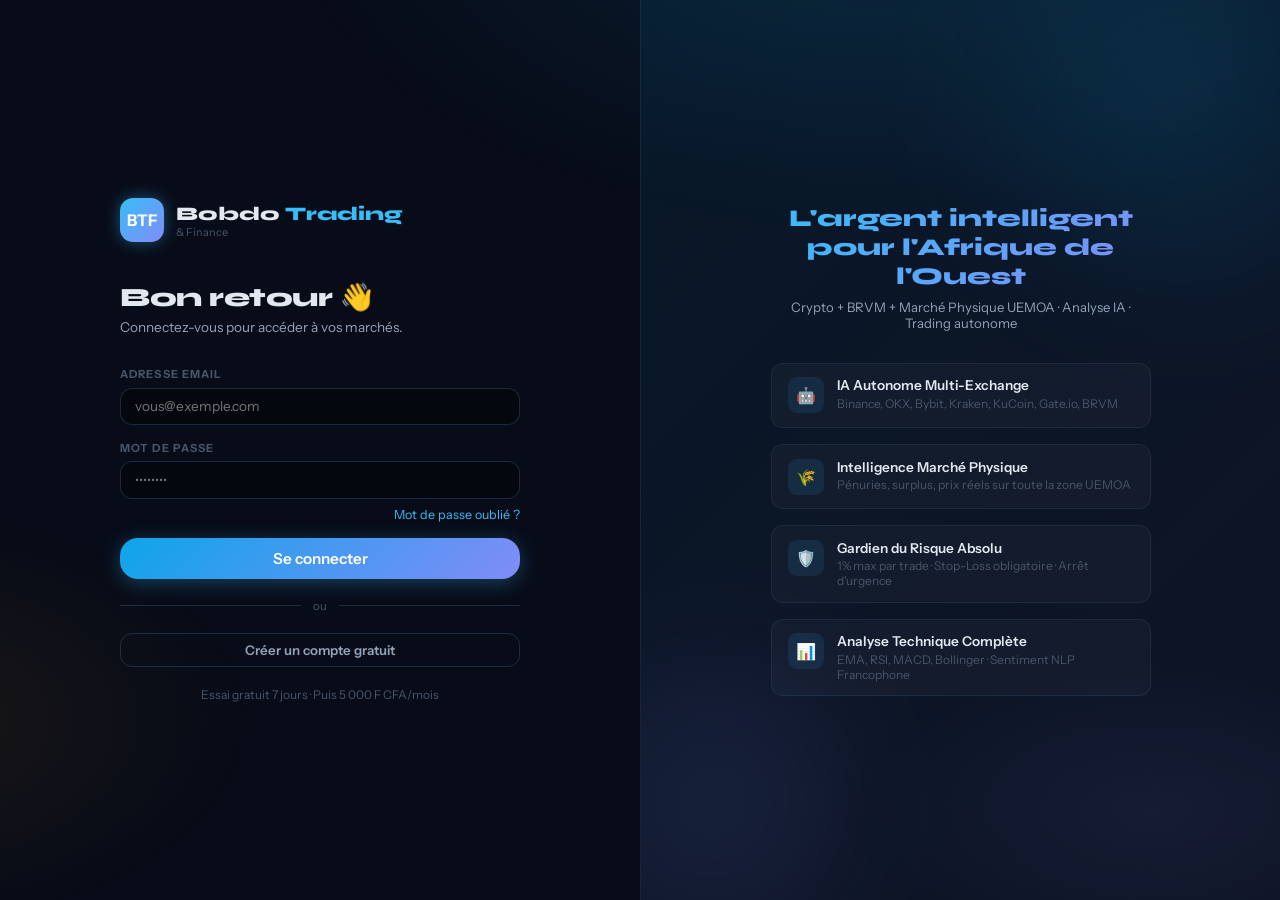
<file: frontend/index.html>
<!DOCTYPE html>
<html lang="fr">
<head>
<meta charset="UTF-8">
<meta http-equiv="refresh" content="0; url=pages/login.html">
<title>BTF – Redirection</title>
</head>
<body>
<script>window.location.href = 'pages/login.html';</script>
<p>Redirection en cours… <a href="pages/login.html">Cliquez ici</a></p>
</body>
</html>
</file>
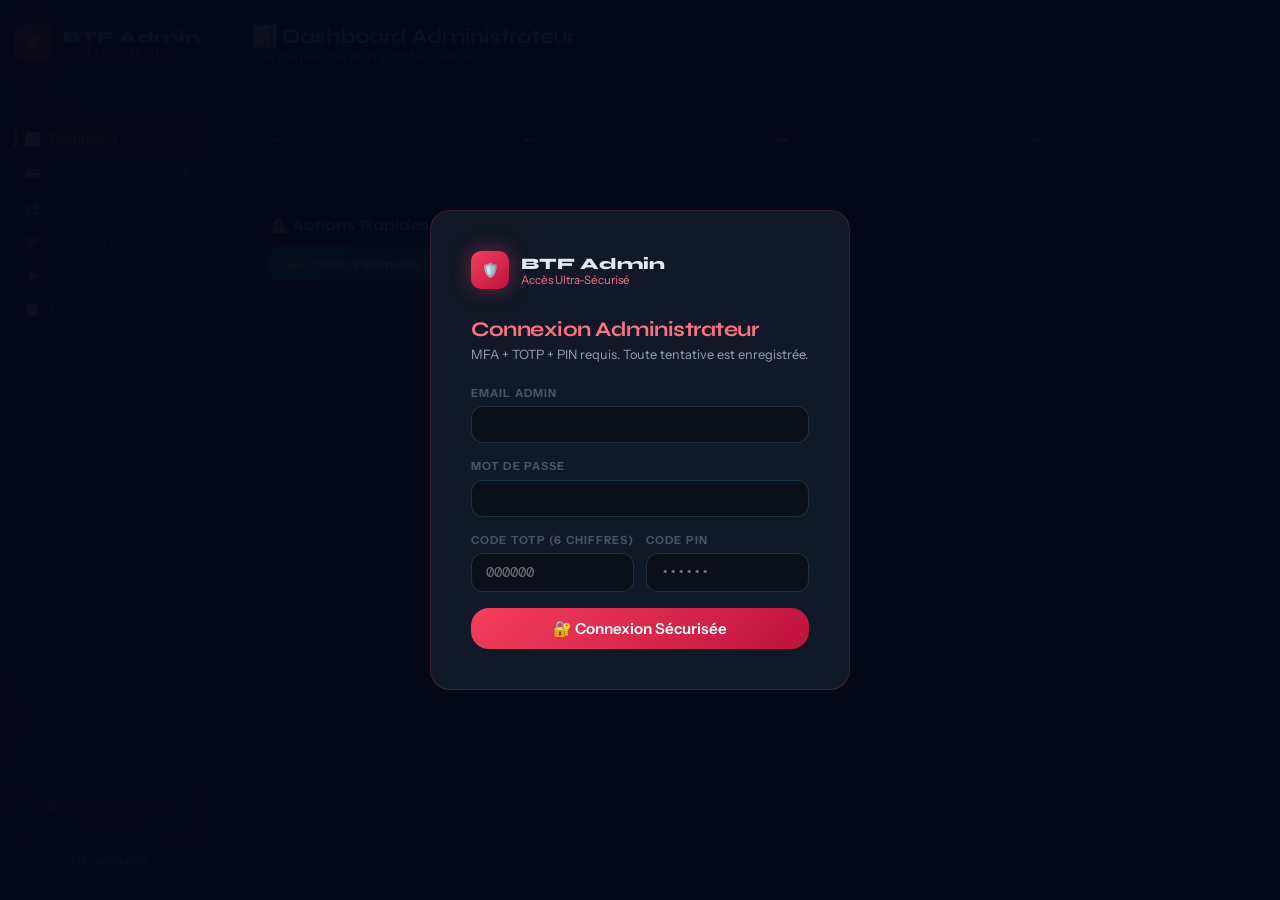
<file: frontend/pages/admin.html>
<!DOCTYPE html>
<html lang="fr">
<head>
<meta charset="UTF-8">
<meta name="viewport" content="width=device-width, initial-scale=1.0">
<title>BTF – Administration</title>
<link rel="stylesheet" href="../../frontend/assets/css/btf.css">
<style>
body{background:#06091a;}
.admin-shell{min-height:100vh;display:flex;}
.admin-sidebar{width:220px;flex-shrink:0;background:rgba(6,9,26,.95);border-right:1px solid rgba(244,63,94,.15);padding:1.5rem .85rem;display:flex;flex-direction:column;gap:1.5rem;}
.admin-main{flex:1;padding:1.5rem 2rem;overflow-y:auto;}

.admin-logo{display:flex;align-items:center;gap:.7rem;padding-bottom:1.25rem;border-bottom:1px solid rgba(244,63,94,.15);}
.admin-badge{width:38px;height:38px;background:linear-gradient(135deg,#f43f5e,#be123c);border-radius:10px;display:grid;place-items:center;font-size:.85rem;font-weight:800;color:#fff;box-shadow:0 0 20px rgba(244,63,94,.4);}
.admin-logo-text .name{font-family:'Syne',sans-serif;font-size:.95rem;font-weight:800;}
.admin-logo-text .role{font-size:.65rem;color:var(--red2);}

.admin-section-label{font-size:.6rem;font-weight:700;letter-spacing:.14em;text-transform:uppercase;color:rgba(244,63,94,.5);padding:0 .5rem;margin-bottom:.3rem;}
.admin-menu{list-style:none;display:flex;flex-direction:column;gap:2px;}
.admin-item{display:flex;align-items:center;gap:.6rem;padding:.5rem .65rem;border-radius:9px;font-size:.82rem;font-weight:500;color:var(--text-muted);cursor:pointer;transition:all .2s;}
.admin-item:hover{background:rgba(244,63,94,.1);color:var(--red2);}
.admin-item.active{background:rgba(244,63,94,.12);color:var(--red2);}
.admin-item.active::before{content:'';position:absolute;left:0;top:20%;bottom:20%;width:3px;border-radius:0 3px 3px 0;background:var(--red2);}
.admin-item{position:relative;}

/* LOGIN OVERLAY */
.login-overlay{position:fixed;inset:0;background:rgba(6,9,26,.97);z-index:1000;display:flex;align-items:center;justify-content:center;}
.login-box{width:100%;max-width:420px;background:var(--card);border:1px solid rgba(244,63,94,.2);border-radius:20px;padding:2.5rem;position:relative;}
.login-box h2{font-size:1.3rem;margin-bottom:.3rem;color:var(--red2);}

/* TABS */
.page-section{display:none;}
.page-section.active{display:block;}

/* KPI */
.admin-kpi-row{display:grid;grid-template-columns:repeat(4,1fr);gap:1rem;margin-bottom:1.5rem;}
.admin-kpi{background:var(--card);border:1px solid var(--border);border-radius:var(--radius-lg);padding:1rem;}
.admin-kpi .val{font-family:'Syne',sans-serif;font-size:1.5rem;font-weight:700;margin:0.3rem 0;}
.admin-kpi .lbl{font-size:.68rem;text-transform:uppercase;letter-spacing:.08em;color:var(--text-muted);}

/* PAYMENT REVIEW */
.pay-review-card{background:var(--card);border:1px solid var(--border);border-radius:var(--radius-lg);padding:1rem;margin-bottom:.75rem;display:grid;grid-template-columns:1fr auto;gap:1rem;align-items:center;}
.pay-review-info .user{font-weight:600;font-size:.88rem;}
.pay-review-info .meta{font-size:.72rem;color:var(--text-muted);margin-top:.2rem;}
.pay-review-actions{display:flex;gap:.5rem;}

/* LOGS */
.log-row{display:flex;align-items:center;gap:.75rem;padding:.5rem .75rem;border-bottom:1px solid rgba(255,255,255,.04);font-size:.75rem;}
.log-row:last-child{border-bottom:none;}
.log-severity{width:8px;height:8px;border-radius:50%;flex-shrink:0;}
.sev-info{background:var(--accent);}
.sev-warning{background:var(--gold);}
.sev-critical{background:var(--red);}
.log-module{font-family:'DM Mono',monospace;font-size:.68rem;background:rgba(255,255,255,.06);padding:.1rem .4rem;border-radius:4px;color:var(--text-dim);}
.log-action{flex:1;color:var(--text-dim);}
.log-time{font-size:.65rem;color:var(--text-muted);white-space:nowrap;}

@media(max-width:1024px){.admin-kpi-row{grid-template-columns:1fr 1fr;}}
</style>
</head>
<body>
<div class="bg-mesh" style="--bg:#06091a;"></div>

<!-- LOGIN OVERLAY -->
<div class="login-overlay" id="loginOverlay">
  <div class="login-box">
    <div style="display:flex;align-items:center;gap:.75rem;margin-bottom:1.75rem;">
      <div class="admin-badge">🛡️</div>
      <div><div style="font-family:'Syne',sans-serif;font-size:1rem;font-weight:800;">BTF Admin</div><div style="font-size:.72rem;color:var(--red2);">Accès Ultra-Sécurisé</div></div>
    </div>
    <h2>Connexion Administrateur</h2>
    <p style="font-size:.8rem;color:var(--text-dim);margin-bottom:1.5rem;">MFA + TOTP + PIN requis. Toute tentative est enregistrée.</p>
    <div id="adminLoginAlert"></div>
    <div class="form-group"><label class="form-label">Email Admin</label><input type="email" id="adminEmail" class="form-input"></div>
    <div class="form-group"><label class="form-label">Mot de passe</label><input type="password" id="adminPwd" class="form-input"></div>
    <div class="form-row">
      <div class="form-group"><label class="form-label">Code TOTP (6 chiffres)</label><input type="text" id="adminTotp" class="form-input mono" maxlength="6" placeholder="000000"></div>
      <div class="form-group"><label class="form-label">Code PIN</label><input type="password" id="adminPin" class="form-input mono" maxlength="8" placeholder="••••••"></div>
    </div>
    <button class="btn btn-danger btn-full btn-lg" id="adminLoginBtn" onclick="doAdminLogin()">🔐 Connexion Sécurisée</button>
  </div>
</div>

<!-- ADMIN SHELL -->
<div class="admin-shell">
  <!-- SIDEBAR -->
  <aside class="admin-sidebar">
    <div class="admin-logo">
      <div class="admin-badge">🛡️</div>
      <div class="admin-logo-text"><div class="name">BTF Admin</div><div class="role">ACCÈS RESTREINT</div></div>
    </div>
    <div>
      <div class="admin-section-label">Gestion</div>
      <ul class="admin-menu">
        <li class="admin-item active" onclick="showSection('dashboard',this)"><span>📊</span>Dashboard</li>
        <li class="admin-item" onclick="showSection('payments',this)"><span>💳</span>Paiements <span class="sidebar-badge" id="pendingBadge">0</span></li>
        <li class="admin-item" onclick="showSection('users',this)"><span>👥</span>Utilisateurs</li>
        <li class="admin-item" onclick="showSection('reports',this)"><span>🌾</span>Rapports Physiques</li>
        <li class="admin-item" onclick="showSection('orders',this)"><span>⚡</span>Ordres</li>
        <li class="admin-item" onclick="showSection('logs',this)"><span>📋</span>Logs Système</li>
      </ul>
    </div>
    <div style="margin-top:auto;">
      <div style="font-size:.68rem;color:rgba(244,63,94,.5);padding:.5rem;border:1px solid rgba(244,63,94,.15);border-radius:8px;text-align:center;">
        🔴 Session Admin Active<br>
        <span id="sessionTime" class="mono" style="font-size:.65rem;">00:00:00</span>
      </div>
      <button class="btn btn-ghost btn-full" style="margin-top:.5rem;font-size:.75rem;" onclick="adminLogout()">Déconnexion</button>
    </div>
  </aside>

  <!-- MAIN -->
  <main class="admin-main">

    <!-- DASHBOARD SECTION -->
    <div class="page-section active" id="sec-dashboard">
      <div style="display:flex;align-items:center;justify-content:space-between;margin-bottom:1.5rem;">
        <div>
          <h1 style="font-size:1.3rem;">📊 Dashboard Administrateur</h1>
          <p style="font-size:.8rem;color:var(--text-dim);">Vue d'ensemble de la plateforme BTF</p>
        </div>
        <div style="font-size:.75rem;color:var(--text-muted);" id="dashTime">–</div>
      </div>
      <div class="admin-kpi-row" id="dashKpiRow">
        <div class="admin-kpi"><div class="lbl">Utilisateurs Totaux</div><div class="val text-accent" id="kpiUsers">–</div></div>
        <div class="admin-kpi"><div class="lbl">Abonnés Actifs</div><div class="val text-green" id="kpiActive">–</div></div>
        <div class="admin-kpi"><div class="lbl">Paiements en attente</div><div class="val text-gold" id="kpiPending">–</div></div>
        <div class="admin-kpi"><div class="lbl">Revenu Mensuel (F CFA)</div><div class="val text-purple" id="kpiRevenue">–</div></div>
      </div>
      <div style="background:var(--card);border:1px solid var(--border);border-radius:var(--radius-lg);padding:1rem;">
        <div class="card-title" style="margin-bottom:.85rem;">⚠️ Actions Rapides</div>
        <div style="display:flex;gap:.75rem;flex-wrap:wrap;">
          <button class="btn btn-success" onclick="showSection('payments',document.querySelector('[onclick*=payments]'))">💳 Valider Paiements</button>
          <button class="btn btn-primary" onclick="showSection('reports',document.querySelector('[onclick*=reports]'))">🌾 Valider Rapports</button>
          <button class="btn btn-ghost" onclick="showSection('logs',document.querySelector('[onclick*=logs]'))">📋 Voir Logs Critiques</button>
        </div>
      </div>
    </div>

    <!-- PAYMENTS SECTION -->
    <div class="page-section" id="sec-payments">
      <h1 style="font-size:1.3rem;margin-bottom:1.25rem;">💳 Paiements en Attente</h1>
      <div id="payAlertArea"></div>
      <div id="paymentsList"><div style="text-align:center;padding:2rem;color:var(--text-muted);">Chargement…</div></div>
    </div>

    <!-- USERS SECTION -->
    <div class="page-section" id="sec-users">
      <div style="display:flex;align-items:center;justify-content:space-between;margin-bottom:1.25rem;">
        <h1 style="font-size:1.3rem;">👥 Utilisateurs</h1>
        <input type="text" placeholder="Rechercher email…" class="form-input" style="width:220px;" oninput="loadUsers(this.value)">
      </div>
      <div class="table-wrap"><table class="table" id="usersTable">
        <thead><tr><th>Nom</th><th>Email</th><th>Pays</th><th>Statut</th><th>Mode</th><th>IA</th><th>Inscrit</th></tr></thead>
        <tbody id="usersBody"><tr><td colspan="7" style="text-align:center;padding:2rem;color:var(--text-muted);">Chargement…</td></tr></tbody>
      </table></div>
    </div>

    <!-- REPORTS SECTION -->
    <div class="page-section" id="sec-reports">
      <h1 style="font-size:1.3rem;margin-bottom:1.25rem;">🌾 Rapports Marché Physique</h1>
      <div id="reportsList"><div style="text-align:center;padding:2rem;color:var(--text-muted);">Chargement…</div></div>
    </div>

    <!-- ORDERS SECTION -->
    <div class="page-section" id="sec-orders">
      <h1 style="font-size:1.3rem;margin-bottom:1.25rem;">⚡ Tous les Ordres</h1>
      <div class="table-wrap"><table class="table">
        <thead><tr><th>Paire</th><th>Côté</th><th>Montant</th><th>Statut</th><th>Mode</th><th>IA</th><th>Date</th></tr></thead>
        <tbody id="ordersBody"><tr><td colspan="7" style="text-align:center;padding:2rem;color:var(--text-muted);">Chargement…</td></tr></tbody>
      </table></div>
    </div>

    <!-- LOGS SECTION -->
    <div class="page-section" id="sec-logs">
      <div style="display:flex;align-items:center;justify-content:space-between;margin-bottom:1.25rem;">
        <h1 style="font-size:1.3rem;">📋 Logs Système (Immuables)</h1>
        <div style="display:flex;gap:.5rem;">
          <select class="form-select" style="width:140px;" onchange="loadLogs(this.value,'')">
            <option value="">Toutes sévérités</option><option value="info">Info</option>
            <option value="warning">Warning</option><option value="critical">Critical</option>
          </select>
          <select class="form-select" style="width:140px;" onchange="loadLogs('',this.value)">
            <option value="">Tous modules</option><option value="auth">Auth</option>
            <option value="trading">Trading</option><option value="admin">Admin</option>
            <option value="payments">Payments</option>
          </select>
        </div>
      </div>
      <div class="card" style="padding:0;overflow:hidden;">
        <div id="logsList" style="max-height:600px;overflow-y:auto;">
          <div style="text-align:center;padding:2rem;color:var(--text-muted);">Chargement…</div>
        </div>
      </div>
    </div>

  </main>
</div>

<script src="../assets/js/btf-config.js"></script>
<script src="../assets/js/btf-api.js"></script>
<script>
const ADMIN_API = window.location.origin + '/admin-secret-gate';
let adminToken = sessionStorage.getItem('btf_admin_token');
let sessionStart = Date.now();

// ── INIT ──────────────────────────────────────────────────────────────────────
if (adminToken) {
  document.getElementById('loginOverlay').style.display='none';
  loadDashboard();
} else {
  document.getElementById('loginOverlay').style.display='flex';
}

// Session timer
setInterval(()=>{
  const elapsed = Math.floor((Date.now()-sessionStart)/1000);
  const h=Math.floor(elapsed/3600), m=Math.floor((elapsed%3600)/60), s=elapsed%60;
  document.getElementById('sessionTime').textContent =
    String(h).padStart(2,'0')+':'+String(m).padStart(2,'0')+':'+String(s).padStart(2,'0');
},1000);

// ── ADMIN LOGIN ────────────────────────────────────────────────────────────────
async function doAdminLogin() {
  const email   = document.getElementById('adminEmail').value;
  const pwd     = document.getElementById('adminPwd').value;
  const totp    = document.getElementById('adminTotp').value;
  const pin     = document.getElementById('adminPin').value;
  const btn     = document.getElementById('adminLoginBtn');
  const alertEl = document.getElementById('adminLoginAlert');
  alertEl.innerHTML='';
  UI.loading(btn, true);
  try {
    const resp = await fetch(ADMIN_API+'/login', {
      method:'POST', headers:{'Content-Type':'application/json'},
      body:JSON.stringify({email,password:pwd,totp_code:totp,pin_code:pin})
    });
    const data = await resp.json();
    if (!resp.ok) throw {detail:data.detail};
    adminToken = data.access_token;
    sessionStorage.setItem('btf_admin_token', adminToken);
    sessionStart = Date.now();
    document.getElementById('loginOverlay').style.display='none';
    loadDashboard();
    UI.toast('✅ Connexion admin réussie. Session sécurisée.','success');
  } catch(e) {
    alertEl.innerHTML=`<div class="alert alert-error">🚨 ${e.detail||'Échec de connexion'}</div>`;
    UI.loading(btn,false);
  }
}

function adminLogout() {
  sessionStorage.removeItem('btf_admin_token');
  adminToken = null;
  document.getElementById('loginOverlay').style.display='flex';
}

// ── ADMIN API HELPER ──────────────────────────────────────────────────────────
async function adminReq(method, path, body=null) {
  const opts = { method, headers:{'Authorization':`Bearer ${adminToken}`,'Content-Type':'application/json'} };
  if (body) opts.body=JSON.stringify(body);
  const resp = await fetch(ADMIN_API+path, opts);
  if (resp.status===401) { adminLogout(); return null; }
  return resp.json();
}

// ── SECTIONS ──────────────────────────────────────────────────────────────────
function showSection(name, el) {
  document.querySelectorAll('.page-section').forEach(s=>s.classList.remove('active'));
  document.getElementById('sec-'+name).classList.add('active');
  document.querySelectorAll('.admin-item').forEach(i=>i.classList.remove('active'));
  if(el) el.classList.add('active');
  const loaders={payments:loadPayments,users:()=>loadUsers(''),reports:loadReports,logs:()=>loadLogs('',''),dashboard:loadDashboard};
  loaders[name]?.();
}

// ── DASHBOARD ─────────────────────────────────────────────────────────────────
async function loadDashboard() {
  document.getElementById('dashTime').textContent = new Date().toLocaleString('fr-FR')+' UTC';
  try {
    const d = await adminReq('GET','/dashboard');
    if(!d) return;
    document.getElementById('kpiUsers').textContent   = d.stats.total_users||0;
    document.getElementById('kpiActive').textContent  = d.stats.active_subscribers||0;
    document.getElementById('kpiPending').textContent = d.stats.pending_payments||0;
    document.getElementById('kpiRevenue').textContent = UI.formatFCFA(d.stats.monthly_revenue||0);
    document.getElementById('pendingBadge').textContent = d.stats.pending_payments||0;
  } catch(_){
    document.getElementById('kpiUsers').textContent='142';
    document.getElementById('kpiActive').textContent='38';
    document.getElementById('kpiPending').textContent='5';
    document.getElementById('kpiRevenue').textContent='190 000 F CFA';
  }
}

// ── PAYMENTS ──────────────────────────────────────────────────────────────────
async function loadPayments() {
  const container = document.getElementById('paymentsList');
  const data = await adminReq('GET','/payments?status_filter=pending');
  if(!data){ container.innerHTML='<div style="text-align:center;padding:2rem;color:var(--text-muted);">Aucun paiement en attente.</div>'; return; }
  if(!data.length){ container.innerHTML='<div style="text-align:center;padding:2rem;color:var(--text-muted);">✅ Tous les paiements ont été traités.</div>'; return; }
  container.innerHTML = data.map(p=>`
    <div class="pay-review-card">
      <div class="pay-review-info">
        <div class="user">User: ${p.user_id.slice(0,8)}… · ${p.method}</div>
        <div class="meta">
          📱 ${p.sender_phone} · Réf: ${p.transaction_ref||'N/A'} · 
          <strong class="text-gold">${UI.formatFCFA(p.amount_fcfa)}</strong> · 
          ${new Date(p.created_at).toLocaleDateString('fr-FR')}
        </div>
        ${p.proof_image?`<a href="${p.proof_image}" target="_blank" style="font-size:.72rem;color:var(--accent);">📸 Voir preuve →</a>`:'<span style="font-size:.72rem;color:var(--text-muted);">Pas de preuve jointe</span>'}
      </div>
      <div class="pay-review-actions">
        <button class="btn btn-success btn-sm" onclick="reviewPayment('${p.id}','approve')">✅ Approuver</button>
        <button class="btn btn-danger btn-sm" onclick="reviewPayment('${p.id}','reject')">❌ Rejeter</button>
      </div>
    </div>`).join('');
}

async function reviewPayment(id, action) {
  const note = action==='reject' ? prompt('Motif du rejet (optionnel):') : null;
  const alertEl = document.getElementById('payAlertArea');
  try {
    const res = await adminReq('POST','/payments/review',{payment_id:id,action,note:note||null,months:1});
    alertEl.innerHTML = `<div class="alert alert-success">${res?.message||'Action effectuée.'}</div>`;
    loadPayments(); loadDashboard();
  } catch(e) {
    alertEl.innerHTML = `<div class="alert alert-error">${e.detail||'Erreur.'}</div>`;
  }
}

// ── USERS ─────────────────────────────────────────────────────────────────────
async function loadUsers(search='') {
  const url = '/users'+(search?`?search=${encodeURIComponent(search)}`:'');
  const data = await adminReq('GET', url);
  const body = document.getElementById('usersBody');
  if(!data||!data.length){ body.innerHTML='<tr><td colspan="7" style="text-align:center;padding:2rem;color:var(--text-muted);">Aucun utilisateur.</td></tr>'; return; }
  body.innerHTML = data.map(u=>{
    const statusBadge={trial:'badge-gold',active:'badge-green',expired:'badge-red',suspended:'badge-red'}[u.status]||'badge-muted';
    return `<tr>
      <td style="font-size:.8rem;">${u.full_name}</td>
      <td class="mono" style="font-size:.75rem;">${u.email}</td>
      <td>${u.country}</td>
      <td><span class="badge ${statusBadge}">${u.status}</span></td>
      <td><span class="badge ${u.trading_mode==='real'?'badge-green':'badge-muted'}">${u.trading_mode}</span></td>
      <td>${u.autonomous?'🤖':'–'}</td>
      <td style="font-size:.72rem;color:var(--text-muted);">${u.created_at?new Date(u.created_at).toLocaleDateString('fr-FR'):'–'}</td>
    </tr>`;
  }).join('');
}

// ── REPORTS ───────────────────────────────────────────────────────────────────
async function loadReports() {
  const data = await adminReq('GET','/physical-reports?validated=false&limit=20');
  const container = document.getElementById('reportsList');
  if(!data||!data.length){ container.innerHTML='<div style="text-align:center;padding:2rem;color:var(--text-muted);">Aucun rapport en attente.</div>'; return; }
  container.innerHTML = data.map(r=>{
    const col = r.rarity_score>=7.5?'var(--red2)':r.rarity_score>=5?'var(--gold2)':'var(--green2)';
    return `
    <div class="pay-review-card">
      <div>
        <div style="font-weight:700;font-size:.9rem;">${r.product} · ${r.city}, ${r.country}</div>
        <div style="font-size:.72rem;color:var(--text-muted);margin-top:.2rem;">
          Rareté: <strong style="color:${col}">${r.rarity_score}/10</strong> · 
          Statut: ${r.supply_status} · 
          ${r.logistics_axis?'Axe: '+r.logistics_axis:''}
        </div>
      </div>
      <div style="display:flex;gap:.5rem;">
        <button class="btn btn-success btn-sm" onclick="actionReport('${r.id}','validate')">✅ Valider</button>
        <button class="btn btn-primary btn-sm" onclick="actionReport('${r.id}','publish')">📢 Publier</button>
        <button class="btn btn-ghost btn-sm" onclick="actionReport('${r.id}','reject')">✕</button>
      </div>
    </div>`;
  }).join('');
}

async function actionReport(id, action) {
  await adminReq('POST','/physical-reports/action',{trend_id:id,action});
  UI.toast(`Rapport ${action}d.`,'success');
  loadReports();
}

// ── LOGS ──────────────────────────────────────────────────────────────────────
async function loadLogs(severity='', module='') {
  const q=new URLSearchParams({limit:100});
  if(severity) q.set('severity',severity);
  if(module)   q.set('module',module);
  const data = await adminReq('GET','/logs?'+q);
  const container = document.getElementById('logsList');
  if(!data||!data.length){ container.innerHTML='<div style="text-align:center;padding:2rem;color:var(--text-muted);">Aucun log.</div>'; return; }
  container.innerHTML = data.map(l=>`
    <div class="log-row">
      <div class="log-severity sev-${l.severity||'info'}"></div>
      <span class="log-module">${l.module}</span>
      <span class="log-action">${l.action}${l.ip?' · '+l.ip:''}</span>
      <span class="log-time">${l.created_at?new Date(l.created_at).toLocaleString('fr-FR'):'–'}</span>
    </div>`).join('');
}
</script>
</body>
</html>
</file>
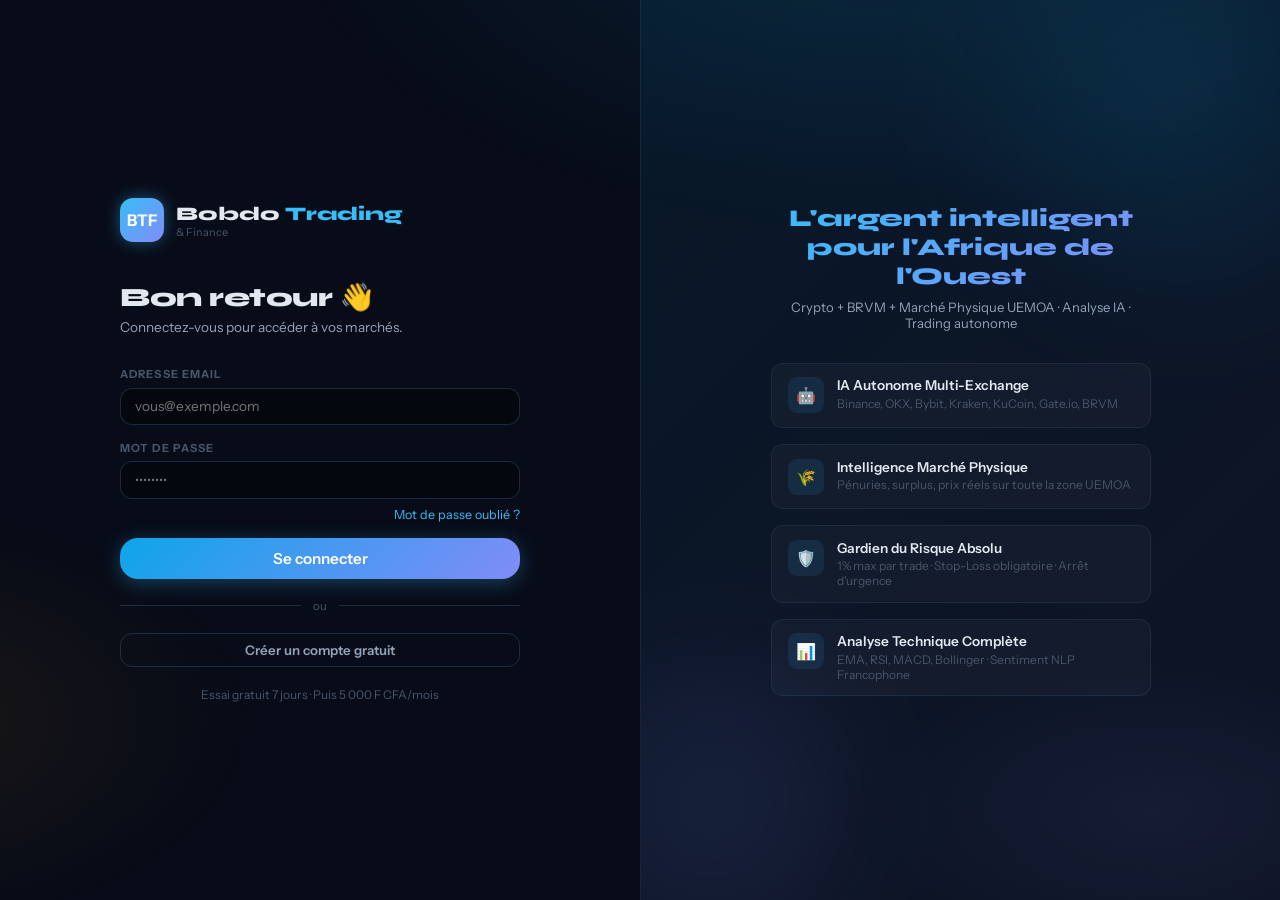
<file: frontend/pages/dashboard.html>
<!DOCTYPE html>
<html lang="fr">
<head>
<meta charset="UTF-8">
<meta name="viewport" content="width=device-width, initial-scale=1.0">
<title>BTF – Dashboard</title>
<link rel="stylesheet" href="../assets/css/btf.css">
<style>
/* ── LAYOUT ── */
.app-layout { display:flex; min-height:calc(100vh - 60px); }
.main-area  { flex:1; overflow-y:auto; padding:1.25rem 1.5rem; display:flex; flex-direction:column; gap:1.25rem; }
.right-rail { width:300px; flex-shrink:0; background:rgba(13,21,38,.7); border-left:1px solid var(--border); padding:1.1rem; display:flex; flex-direction:column; gap:1.25rem; overflow-y:auto; }

/* ── TICKER ── */
.ticker-tape { background:rgba(8,12,24,.95); border-bottom:1px solid var(--border); padding:.35rem 0; overflow:hidden; }
.ticker-inner { display:flex; gap:2.5rem; animation:tickMove 30s linear infinite; white-space:nowrap; width:max-content; }
@keyframes tickMove{ from{transform:translateX(0)} to{transform:translateX(-50%)} }
.tick-item { display:inline-flex; align-items:center; gap:.45rem; font-size:.7rem; font-family:'DM Mono',monospace; }
.tick-pair  { color:var(--text-dim); }
.tick-price { color:var(--text); }
.tick-up    { color:var(--green2); }
.tick-down  { color:var(--red2); }

/* ── KPI CARDS ── */
.kpi-row { display:grid; grid-template-columns:repeat(4,1fr); gap:1rem; }
.kpi-card {
  background:var(--card); border:1px solid var(--border);
  border-radius:var(--radius-lg); padding:1rem 1.1rem;
  position:relative; overflow:hidden;
  transition:border-color .2s, transform .2s;
}
.kpi-card:hover { border-color:var(--border2); transform:translateY(-2px); }
.kpi-card::before { content:''; position:absolute; top:0;left:0;right:0;height:2px; }
.kpi-blue::before  { background:linear-gradient(90deg,transparent,var(--accent),transparent); }
.kpi-green::before { background:linear-gradient(90deg,transparent,var(--green),transparent); }
.kpi-gold::before  { background:linear-gradient(90deg,transparent,var(--gold),transparent); }
.kpi-purple::before{ background:linear-gradient(90deg,transparent,var(--purple),transparent); }
.kpi-label  { font-size:.65rem; text-transform:uppercase; letter-spacing:.09em; color:var(--text-muted); font-weight:700; margin-bottom:.5rem; }
.kpi-value  { font-family:'Syne',sans-serif; font-size:1.45rem; font-weight:700; letter-spacing:-.5px; }
.kpi-sub    { font-size:.7rem; color:var(--text-muted); margin-top:.3rem; display:flex; align-items:center; gap:.3rem; }
.kpi-icon   { position:absolute; right:.9rem; top:50%; transform:translateY(-50%); font-size:1.9rem; opacity:.07; }

/* ── CHART ── */
.chart-card { background:var(--card); border:1px solid var(--border); border-radius:var(--radius-lg); padding:1.1rem 1.25rem; }
.chart-topbar { display:flex; justify-content:space-between; align-items:center; margin-bottom:.9rem; flex-wrap:wrap; gap:.75rem; }
.chart-asset-select { display:flex; gap:.35rem; flex-wrap:wrap; }
.asset-chip {
  display:flex; align-items:center; gap:.35rem;
  padding:.3rem .65rem; border-radius:20px;
  font-size:.75rem; font-weight:500; cursor:pointer;
  background:rgba(255,255,255,.04); border:1px solid var(--border);
  transition:all .2s;
}
.asset-chip:hover,.asset-chip.active { background:rgba(56,189,248,.1); border-color:rgba(56,189,248,.3); color:var(--accent); }
.asset-dot { width:6px;height:6px;border-radius:50%; }
.dot-btc{background:#f7931a;} .dot-eth{background:#627eea;} .dot-bnb{background:#f3ba2f;} .dot-sol{background:#9945ff;} .dot-brvm{background:#10b981;}
.chart-timeframes { display:flex; gap:.25rem; }
.tf-btn {
  padding:.28rem .65rem; border-radius:6px; font-size:.7rem; font-weight:600;
  font-family:'DM Mono',monospace; cursor:pointer;
  background:transparent; border:1px solid var(--border); color:var(--text-muted);
  transition:all .2s;
}
.tf-btn.active,.tf-btn:hover { background:rgba(56,189,248,.12); border-color:var(--accent); color:var(--accent); }
.chart-price-display { text-align:right; }
.live-price { font-family:'DM Mono',monospace; font-size:1.3rem; color:var(--accent); }
.live-change { font-size:.75rem; color:var(--green2); margin-top:.2rem; }
.chart-svg-wrap { height:200px; position:relative; }
svg.price-chart { width:100%;height:100%;overflow:visible; }
.chart-line { fill:none; stroke:url(#lg1); stroke-width:2.5; stroke-linecap:round; stroke-linejoin:round; stroke-dasharray:2000; stroke-dashoffset:2000; animation:drawLine 1.5s ease forwards; }
@keyframes drawLine{to{stroke-dashoffset:0;}}
.indicators-row { display:flex; gap:.5rem; flex-wrap:wrap; margin-top:.75rem; }
.ind-pill {
  font-size:.7rem; padding:.28rem .65rem; border-radius:6px;
  display:flex; align-items:center; gap:.35rem;
}
.ind-pill span { color:var(--text-muted); }

/* ── TABS ── */
.tab-bar { display:flex; gap:.25rem; background:rgba(0,0,0,.25); border-radius:10px; padding:3px; margin-bottom:1rem; }
.tab-btn {
  flex:1; padding:.45rem; border-radius:8px; font-size:.8rem; font-weight:600;
  border:none; background:transparent; color:var(--text-muted); cursor:pointer;
  font-family:'Instrument Sans',sans-serif; transition:all .2s;
}
.tab-btn.active { background:var(--card2); color:var(--text); box-shadow:0 2px 8px rgba(0,0,0,.3); }

/* ── ORDER FORM ── */
.order-form-card { background:var(--card2); border:1px solid var(--border2); border-radius:var(--radius-lg); padding:1.1rem; }
.trade-toggle { display:grid; grid-template-columns:1fr 1fr; gap:3px; background:rgba(0,0,0,.3); border-radius:10px; padding:3px; margin-bottom:1rem; }
.trade-btn { padding:.48rem; border-radius:8px; font-size:.8rem; font-weight:700; border:none; cursor:pointer; font-family:'Instrument Sans',sans-serif; transition:all .2s; }
.trade-btn-buy  { background:rgba(16,185,129,.15); color:var(--green2); }
.trade-btn-sell { background:rgba(244,63,94,.15);  color:var(--red2); }
.trade-btn-buy.active  { background:var(--green); color:#fff; box-shadow:0 4px 16px rgba(16,185,129,.4); }
.trade-btn-sell.active { background:var(--red);   color:#fff; box-shadow:0 4px 16px rgba(244,63,94,.4); }
.exec-btn { width:100%; padding:.7rem; border-radius:10px; font-size:.88rem; font-weight:700; font-family:'Syne',sans-serif; border:none; cursor:pointer; transition:all .2s; margin-top:.5rem; }
.exec-btn:hover { transform:translateY(-1px); }
.exec-buy  { background:linear-gradient(135deg,var(--green),#059669); color:#fff; box-shadow:0 4px 18px rgba(16,185,129,.35); }
.exec-sell { background:linear-gradient(135deg,var(--red),#be123c); color:#fff; box-shadow:0 4px 18px rgba(244,63,94,.35); }
.risk-preview { font-size:.72rem; background:rgba(0,0,0,.25); border-radius:8px; padding:.5rem .7rem; margin:-.2rem 0 .5rem; display:flex; justify-content:space-between; }
.autonomous-box {
  display:flex; align-items:center; justify-content:space-between;
  background:rgba(56,189,248,.06); border:1px solid rgba(56,189,248,.15);
  border-radius:10px; padding:.65rem .85rem; margin-top:.65rem;
}
.autonomous-box .lbl { font-size:.78rem; color:var(--text-dim); }
.autonomous-box strong { color:var(--accent); font-size:.8rem; display:block; margin-bottom:.1rem; }

/* ── FEED ── */
.feed-item {
  background:var(--card); border:1px solid var(--border); border-radius:10px;
  padding:.6rem .8rem; display:flex; justify-content:space-between; align-items:center;
  cursor:pointer; transition:all .2s;
}
.feed-item:hover { border-color:var(--border2); background:var(--card2); }
.feed-pair { font-family:'DM Mono',monospace; font-size:.82rem; font-weight:500; }
.feed-exch { font-size:.65rem; color:var(--text-muted); margin-top:.1rem; }
.feed-price { font-family:'DM Mono',monospace; font-size:.82rem; text-align:right; }
.feed-up   { font-size:.7rem; color:var(--green2); }
.feed-down { font-size:.7rem; color:var(--red2); }

/* ── AI CARD ── */
.ai-card {
  background:linear-gradient(135deg,rgba(129,140,248,.07),rgba(56,189,248,.04));
  border:1px solid rgba(129,140,248,.18); border-radius:var(--radius-lg); padding:1rem;
}
.ai-header { display:flex;align-items:center;gap:.5rem;margin-bottom:.85rem; }
.ai-orb { width:28px;height:28px; background:linear-gradient(135deg,var(--purple),var(--accent)); border-radius:8px; display:grid;place-items:center;font-size:.85rem; }
.ai-insight { font-size:.77rem; color:var(--text-dim); line-height:1.65; border-left:2px solid var(--purple); padding-left:.7rem; margin-bottom:.65rem; }
.signal-pill { display:inline-flex;align-items:center;gap:.25rem; font-size:.65rem;font-weight:700; padding:.15rem .5rem;border-radius:20px;margin-bottom:.25rem; }
.sp-buy  { background:rgba(16,185,129,.15);color:var(--green2); }
.sp-sell { background:rgba(244,63,94,.15); color:var(--red2); }
.sp-hold { background:rgba(245,158,11,.15);color:var(--gold2); }

/* ── RISK WIDGET ── */
.risk-widget { background:var(--card);border:1px solid var(--border);border-radius:var(--radius-lg);padding:1rem; }
.risk-row { display:flex;justify-content:space-between;align-items:center;padding:.5rem 0;border-bottom:1px solid var(--border); }
.risk-row:last-child{border-bottom:none;}
.risk-lbl { font-size:.77rem;color:var(--text-muted); }
.risk-val { font-family:'DM Mono',monospace;font-size:.82rem;font-weight:500; }

/* ── ORDERS TABLE ── */
.two-col { display:grid;grid-template-columns:1.3fr 1fr;gap:1rem; }
@media(max-width:900px){.two-col{grid-template-columns:1fr;} .kpi-row{grid-template-columns:1fr 1fr;} .right-rail{display:none;}}
</style>
</head>
<body>
<div class="bg-mesh"></div>

<!-- NAV -->
<nav class="navbar">
  <a href="dashboard.html" class="nav-logo">
    <div class="logo-mark">BTF</div>
    Bobdo <span style="color:var(--accent);margin:0 .2rem;">Trading</span>
  </a>
  <ul class="nav-links">
    <li><a href="dashboard.html" class="active">⚡ Dashboard</a></li>
    <li><a href="markets.html">📊 Marchés</a></li>
    <li><a href="physical.html">🌾 Marché Physique</a></li>
    <li><a href="settings.html">⚙️ Paramètres</a></li>
    <li><a href="payment.html">💳 Abonnement</a></li>
  </ul>
  <div class="nav-actions">
    <div id="trialBadge" class="badge badge-gold" style="animation:pulse 2s infinite;">● DEMO</div>
    <div id="userGreet" style="font-size:.8rem;color:var(--text-dim);"></div>
    <button class="btn btn-ghost btn-sm" onclick="BTFApi.logout().then(()=>location.href='login.html')">Déconnexion</button>
  </div>
</nav>

<!-- TICKER -->
<div class="ticker-tape"><div class="ticker-inner" id="ticker"></div></div>

<div class="app-layout">
  <!-- SIDEBAR -->
  <aside class="sidebar">
    <div class="sidebar-section">
      <div class="sidebar-label">Principal</div>
      <ul class="sidebar-menu">
        <li class="sidebar-item active"><span class="sidebar-icon">⚡</span>Vue d'ensemble</li>
        <li class="sidebar-item" onclick="location.href='markets.html'"><span class="sidebar-icon">📈</span>Trading<span class="sidebar-badge" id="sb-orders">0</span></li>
        <li class="sidebar-item" onclick="location.href='markets.html'"><span class="sidebar-icon">📊</span>Analyse Tech.</li>
        <li class="sidebar-item"><span class="sidebar-icon">💬</span>Sentiment NLP</li>
      </ul>
    </div>
    <div class="sidebar-section">
      <div class="sidebar-label">Marchés</div>
      <ul class="sidebar-menu">
        <li class="sidebar-item"><span class="sidebar-icon">₿</span>Crypto CCXT</li>
        <li class="sidebar-item"><span class="sidebar-icon">🏦</span>BRVM</li>
        <li class="sidebar-item" onclick="location.href='physical.html'"><span class="sidebar-icon">🌾</span>Marché Physique</li>
      </ul>
    </div>
    <div class="sidebar-section">
      <div class="sidebar-label">Compte</div>
      <ul class="sidebar-menu">
        <li class="sidebar-item" onclick="location.href='settings.html'"><span class="sidebar-icon">🔑</span>Clés API</li>
        <li class="sidebar-item" onclick="location.href='payment.html'"><span class="sidebar-icon">💳</span>Paiement</li>
        <li class="sidebar-item"><span class="sidebar-icon">🛡️</span>Risk Manager</li>
      </ul>
    </div>
    <!-- Portfolio mini -->
    <div style="margin-top:auto;background:linear-gradient(135deg,rgba(56,189,248,.08),rgba(129,140,248,.06));border:1px solid var(--border2);border-radius:var(--radius-lg);padding:.85rem;">
      <div style="font-size:.67rem;color:var(--text-muted);margin-bottom:.25rem;">Portefeuille (DEMO)</div>
      <div style="font-family:'DM Mono',monospace;font-size:1.2rem;" id="sidePortfolio">–</div>
      <div style="font-size:.72rem;color:var(--green2);margin-top:.25rem;" id="sidePnl">–</div>
    </div>
  </aside>

  <!-- MAIN -->
  <main class="main-area">
    <!-- KPI -->
    <div class="kpi-row">
      <div class="kpi-card kpi-blue">
        <div class="kpi-label">Capital Total</div>
        <div class="kpi-value text-accent mono" id="kpiCapital">–</div>
        <div class="kpi-sub" id="kpiMode">FCFA · Simulation</div>
        <div class="kpi-icon">💰</div>
      </div>
      <div class="kpi-card kpi-green">
        <div class="kpi-label">P&L Journalier</div>
        <div class="kpi-value" id="kpiPnl">–</div>
        <div class="kpi-sub" id="kpiPnlPct">–</div>
        <div class="kpi-icon">📈</div>
      </div>
      <div class="kpi-card kpi-gold">
        <div class="kpi-label">Drawdown</div>
        <div class="kpi-value text-gold mono" id="kpiDrawdown">–</div>
        <div class="kpi-sub">Limite : 2.00%</div>
        <div class="kpi-icon">🛡️</div>
      </div>
      <div class="kpi-card kpi-purple">
        <div class="kpi-label">Ordres Exécutés</div>
        <div class="kpi-value text-purple mono" id="kpiOrders">–</div>
        <div class="kpi-sub" id="kpiOrdersSub">Aujourd'hui</div>
        <div class="kpi-icon">⚡</div>
      </div>
    </div>

    <!-- CHART -->
    <div class="chart-card">
      <div class="chart-topbar">
        <div>
          <div class="chart-asset-select" id="assetChips">
            <div class="asset-chip active" data-symbol="BTC/USDT" data-exchange="binance"><div class="asset-dot dot-btc"></div>BTC</div>
            <div class="asset-chip" data-symbol="ETH/USDT" data-exchange="binance"><div class="asset-dot dot-eth"></div>ETH</div>
            <div class="asset-chip" data-symbol="BNB/USDT" data-exchange="binance"><div class="asset-dot dot-bnb"></div>BNB</div>
            <div class="asset-chip" data-symbol="SOL/USDT" data-exchange="okx"><div class="asset-dot dot-sol"></div>SOL</div>
            <div class="asset-chip" data-symbol="SONATEL" data-exchange="brvm"><div class="asset-dot dot-brvm"></div>BRVM</div>
          </div>
          <div style="font-size:.72rem;color:var(--text-muted);margin-top:.35rem;" id="chartSubtitle">Binance · WebSocket tick-by-tick</div>
        </div>
        <div style="display:flex;align-items:center;gap:1rem;">
          <div class="chart-timeframes">
            <button class="tf-btn">1m</button><button class="tf-btn active">15m</button>
            <button class="tf-btn">1H</button><button class="tf-btn">4H</button><button class="tf-btn">1J</button>
          </div>
          <div class="chart-price-display">
            <div class="live-price" id="livePrice">$67 234.50</div>
            <div class="live-change" id="liveChange">▲ +2.14%</div>
          </div>
        </div>
      </div>
      <div class="chart-svg-wrap">
        <svg class="price-chart" id="priceChart" viewBox="0 0 800 200" preserveAspectRatio="none">
          <defs>
            <linearGradient id="lg1" x1="0%" y1="0%" x2="100%" y2="0%">
              <stop offset="0%" style="stop-color:#818cf8"/>
              <stop offset="100%" style="stop-color:#38bdf8"/>
            </linearGradient>
            <linearGradient id="lgArea" x1="0%" y1="0%" x2="0%" y2="100%">
              <stop offset="0%" style="stop-color:#38bdf8;stop-opacity:.2"/>
              <stop offset="100%" style="stop-color:#38bdf8;stop-opacity:0"/>
            </linearGradient>
          </defs>
          <path id="chartArea" fill="url(#lgArea)"/>
          <path id="chartLine" class="chart-line"/>
          <circle id="chartDot" r="5" fill="#38bdf8" filter="drop-shadow(0 0 5px #38bdf8)"/>
        </svg>
      </div>
      <div class="indicators-row" id="indicatorsRow">
        <div class="ind-pill" style="background:rgba(56,189,248,.08);border:1px solid rgba(56,189,248,.15)"><span>EMA20</span><strong class="mono text-accent" id="indEma20">–</strong></div>
        <div class="ind-pill" style="background:rgba(129,140,248,.08);border:1px solid rgba(129,140,248,.15)"><span>RSI</span><strong class="mono text-purple" id="indRsi">–</strong></div>
        <div class="ind-pill" style="background:rgba(245,158,11,.08);border:1px solid rgba(245,158,11,.15)"><span>MACD</span><strong class="mono text-gold" id="indMacd">–</strong></div>
        <div class="ind-pill" style="background:rgba(16,185,129,.08);border:1px solid rgba(16,185,129,.15)"><span>BB+</span><strong class="mono text-green" id="indBbUp">–</strong></div>
        <div class="ind-pill" style="background:rgba(244,63,94,.08);border:1px solid rgba(244,63,94,.15)"><span>BB−</span><strong class="mono text-red" id="indBbLo">–</strong></div>
        <div class="ind-pill" style="margin-left:auto;background:rgba(16,185,129,.1);border:1px solid rgba(16,185,129,.25);">
          <strong class="text-green" id="aiSignalBadge">🤖 Signal IA : –</strong>
        </div>
      </div>
    </div>

    <!-- ORDERS + RISK -->
    <div class="two-col">
      <div class="card" style="padding:0;overflow:hidden;">
        <div class="card-header" style="padding:1rem 1.1rem;">
          <span class="card-title">Ordres Récents</span>
          <button class="btn btn-ghost btn-sm" onclick="location.href='markets.html'">Voir tout</button>
        </div>
        <div class="table-wrap">
          <table class="table" id="ordersTable">
            <thead><tr><th>Paire</th><th>Type</th><th>Prix</th><th>P&L</th><th>Statut</th></tr></thead>
            <tbody id="ordersBody"><tr><td colspan="5" style="text-align:center;padding:2rem;color:var(--text-muted);">Chargement…</td></tr></tbody>
          </table>
        </div>
      </div>
      <div class="risk-widget">
        <div style="font-family:'Syne',sans-serif;font-size:.9rem;font-weight:700;margin-bottom:.75rem;display:flex;align-items:center;gap:.5rem;">
          🛡️ Gardien du Risque <span class="badge badge-red">ACTIF</span>
        </div>
        <div class="risk-row"><span class="risk-lbl">Risque max / trade</span><span class="risk-val text-accent">1.00%</span></div>
        <div style="padding:.5rem 0;border-bottom:1px solid var(--border);">
          <div style="display:flex;justify-content:space-between;margin-bottom:.3rem;font-size:.77rem;">
            <span class="text-muted">Drawdown quotidien</span><span class="mono text-gold" id="riskDrawdown">0.00% / 2.00%</span>
          </div>
          <div class="progress"><div class="progress-fill fill-gold" id="riskBar" style="width:0%"></div></div>
        </div>
        <div class="risk-row"><span class="risk-lbl">Stop-Loss obligatoire</span><span class="risk-val text-green">✓ Activé</span></div>
        <div class="risk-row"><span class="risk-lbl">Take-Profit</span><span class="risk-val text-green">✓ Activé</span></div>
        <div class="risk-row"><span class="risk-lbl">Droit de Veto</span><span class="risk-val text-purple">⚡ Absolu</span></div>
        <div class="risk-row"><span class="risk-lbl">Arrêt d'urgence</span><span class="risk-val mono" id="emergencyStatus" style="color:var(--text-muted)">Inactif</span></div>
      </div>
    </div>
  </main>

  <!-- RIGHT RAIL -->
  <aside class="right-rail">
    <!-- ORDER FORM -->
    <div class="order-form-card">
      <div style="font-family:'Syne',sans-serif;font-size:.9rem;font-weight:700;margin-bottom:.85rem;">⚡ Passer un Ordre</div>
      <div class="trade-toggle">
        <button class="trade-btn trade-btn-buy active" id="buyBtn" onclick="setTrade('buy')">↑ ACHAT</button>
        <button class="trade-btn trade-btn-sell" id="sellBtn" onclick="setTrade('sell')">↓ VENTE</button>
      </div>
      <div class="form-group">
        <label class="form-label">Paire / Actif</label>
        <select class="form-select" id="orderSymbol">
          <option value="BTC/USDT|binance">BTC/USDT – Binance</option>
          <option value="ETH/USDT|binance">ETH/USDT – Bybit</option>
          <option value="BNB/USDT|binance">BNB/USDT – Binance</option>
          <option value="SOL/USDT|okx">SOL/USDT – OKX</option>
          <option value="SONATEL|brvm">SONATEL – BRVM</option>
          <option value="CORIS BANK|brvm">CORIS BANK – BRVM</option>
          <option value="ECOBANK CI|brvm">ECOBANK CI – BRVM</option>
        </select>
      </div>
      <div class="form-row">
        <div class="form-group">
          <label class="form-label">Quantité</label>
          <input type="number" id="orderQty" class="form-input mono" value="0.001" step="0.001" oninput="calcRisk()">
        </div>
        <div class="form-group">
          <label class="form-label">Prix</label>
          <input type="number" id="orderPrice" class="form-input mono" placeholder="Market" oninput="calcRisk()">
        </div>
      </div>
      <div class="form-row">
        <div class="form-group">
          <label class="form-label">Stop-Loss ⚠️</label>
          <input type="number" id="orderSL" class="form-input mono" style="border-color:rgba(244,63,94,.35);" oninput="calcRisk()">
        </div>
        <div class="form-group">
          <label class="form-label">Take-Profit</label>
          <input type="number" id="orderTP" class="form-input mono" style="border-color:rgba(16,185,129,.35);" oninput="calcRisk()">
        </div>
      </div>
      <div class="risk-preview">
        <span>Risque : <strong class="text-gold mono" id="riskPct">–</strong></span>
        <span>R/R : <strong class="text-accent mono" id="rrRatio">–</strong></span>
      </div>
      <button class="exec-btn exec-buy" id="execBtn" onclick="submitOrder()">↑ Exécuter ACHAT</button>
      <div class="autonomous-box">
        <div class="lbl"><strong>🤖 IA Autonome</strong>Exécution automatique</div>
        <div class="toggle" id="autoToggle" onclick="toggleAuto()"><div class="toggle-knob"></div></div>
      </div>
    </div>

    <!-- LIVE FEED -->
    <div>
      <div style="font-family:'Syne',sans-serif;font-size:.85rem;font-weight:700;margin-bottom:.65rem;display:flex;align-items:center;gap:.4rem;">
        <div class="live-dot"></div>Flux Marchés
      </div>
      <div id="marketFeed" style="display:flex;flex-direction:column;gap:.4rem;"></div>
    </div>

    <!-- AI INSIGHTS -->
    <div class="ai-card">
      <div class="ai-header">
        <div class="ai-orb">🧠</div>
        <div style="font-family:'Syne',sans-serif;font-size:.85rem;font-weight:700;">Insights IA · BTF</div>
      </div>
      <div id="aiInsights">
        <div class="ai-insight"><div class="signal-pill sp-buy">▲ ACHAT</div><br>BTC/USDT – RSI non suracheté (58), MACD haussier, EMA20>EMA50. Momentum fort.</div>
        <div class="ai-insight"><div class="signal-pill sp-hold">⏸ ATTENDRE</div><br>SONATEL – Résultats Q1 attendus. Sentiment NLP positif (+72%). Attendre confirmation.</div>
        <div class="ai-insight"><div class="signal-pill sp-sell">▼ OPPORTUNITÉ</div><br>Marché Physique : pénurie poisson congelé Ouaga. Indice rareté 8.4/10.</div>
      </div>
    </div>
  </aside>
</div>

<script src="../assets/js/btf-config.js"></script>
<script src="../assets/js/btf-api.js"></script>
<script>
// ── AUTH GUARD ──────────────────────────────────────────────────────────────
if (!BTFApi.isLoggedIn()) location.href = 'login.html';
const user = BTFApi.getUser();
if (user) {
  document.getElementById('userGreet').textContent = user.full_name?.split(' ')[0] || '';
  if (user.status === 'active') {
    document.getElementById('trialBadge').textContent = '● RÉEL';
    document.getElementById('trialBadge').className = 'badge badge-green';
  }
}

// ── CHART DATA ──────────────────────────────────────────────────────────────
let chartPts = Array.from({length:30},()=>100+Math.random()*120);
let tradeSide = 'buy';
let autoEnabled = false;

function buildChart() {
  const W=800,H=200,pad=12;
  const mn=Math.min(...chartPts)-8, mx=Math.max(...chartPts)+8;
  const sx = i => pad + i*(W-pad*2)/(chartPts.length-1);
  const sy = v => H-pad-((v-mn)/(mx-mn))*(H-pad*2);
  let L='',A='';
  chartPts.forEach((v,i)=>{
    const x=sx(i),y=sy(v);
    if(i===0){L+=`M${x},${y}`;A+=`M${x},${H} L${x},${y}`;}
    else{L+=` L${x},${y}`;A+=` L${x},${y}`;}
  });
  A+=` L${sx(chartPts.length-1)},${H} Z`;
  document.getElementById('chartLine').setAttribute('d',L);
  document.getElementById('chartArea').setAttribute('d',A);
  const lx=sx(chartPts.length-1),ly=sy(chartPts[chartPts.length-1]);
  document.getElementById('chartDot').setAttribute('cx',lx);
  document.getElementById('chartDot').setAttribute('cy',ly);
}
buildChart();

// ── LIVE PRICE SIMULATION ────────────────────────────────────────────────────
const PRICES = {
  'BTC/USDT|binance':{p:67234.5,c:2.14}, 'ETH/USDT|binance':{p:3421,c:1.87},
  'BNB/USDT|binance':{p:584,c:-0.43}, 'SOL/USDT|okx':{p:178,c:3.21},
  'SONATEL|brvm':{p:14500,c:0.69}, 'CORIS BANK|brvm':{p:8750,c:-0.23},
  'ECOBANK CI|brvm':{p:6200,c:1.45},
};
let currentPair = 'BTC/USDT|binance';

function updateLivePrice() {
  const d = PRICES[currentPair];
  const delta = (Math.random()-.49)*d.p*.003;
  d.p = Math.max(1, d.p + delta);
  d.c = parseFloat((d.c + (Math.random()-.5)*.1).toFixed(2));
  document.getElementById('livePrice').textContent = '$'+UI.formatPrice(d.p,2);
  const changeEl = document.getElementById('liveChange');
  changeEl.textContent = (d.c>=0?'▲ +':'▼ ')+d.c+'%';
  changeEl.className = 'live-change ' + (d.c>=0 ? 'text-green' : 'text-red');
  chartPts.shift(); chartPts.push(100+Math.random()*120);
  buildChart();
  // update indicators simulation
  document.getElementById('indEma20').textContent  = UI.formatPrice(d.p*.997,0);
  document.getElementById('indRsi').textContent    = (50+Math.random()*20).toFixed(1);
  document.getElementById('indMacd').textContent   = (Math.random()*200-50).toFixed(1);
  document.getElementById('indBbUp').textContent   = UI.formatPrice(d.p*1.01,0);
  document.getElementById('indBbLo').textContent   = UI.formatPrice(d.p*.99,0);
}
setInterval(updateLivePrice, 1500);

// ── ASSET CHIPS ──────────────────────────────────────────────────────────────
document.querySelectorAll('.asset-chip').forEach(chip=>{
  chip.addEventListener('click', ()=>{
    document.querySelectorAll('.asset-chip').forEach(c=>c.classList.remove('active'));
    chip.classList.add('active');
    currentPair = chip.dataset.symbol+'|'+chip.dataset.exchange;
    document.getElementById('chartSubtitle').textContent = chip.dataset.exchange.toUpperCase()+' · WebSocket tick-by-tick';
    chartPts = Array.from({length:30},()=>100+Math.random()*120);
    buildChart();
  });
});

// ── TIMEFRAMES ───────────────────────────────────────────────────────────────
document.querySelectorAll('.tf-btn').forEach(btn=>{
  btn.addEventListener('click', ()=>{
    document.querySelectorAll('.tf-btn').forEach(b=>b.classList.remove('active'));
    btn.classList.add('active');
    chartPts = Array.from({length:30},()=>100+Math.random()*120);
    buildChart();
  });
});

// ── MARKET FEED ──────────────────────────────────────────────────────────────
const FEED_PAIRS = [
  {s:'BTC/USDT',e:'Binance',p:67234,c:2.14,up:true},
  {s:'ETH/USDT',e:'Bybit',  p:3421, c:1.87,up:true},
  {s:'BNB/USDT',e:'Binance',p:584,  c:-0.43,up:false},
  {s:'SOL/USDT',e:'OKX',   p:178,  c:3.21,up:true},
  {s:'SONATEL', e:'BRVM',  p:14500,c:0.69,up:true},
  {s:'CORIS BK',e:'BRVM',  p:8750, c:-0.23,up:false},
];
function renderFeed(){
  document.getElementById('marketFeed').innerHTML = FEED_PAIRS.map(f=>`
    <div class="feed-item">
      <div><div class="feed-pair">${f.s}</div><div class="feed-exch">${f.e}</div></div>
      <div class="feed-price">
        <div class="mono">${f.p.toLocaleString('fr-FR')}</div>
        <div class="${f.up?'feed-up':'feed-down'}">${f.up?'▲':'▼'} ${Math.abs(f.c)}%</div>
      </div>
    </div>`).join('');
}
renderFeed();
setInterval(()=>{
  FEED_PAIRS.forEach(f=>{const d=(Math.random()-.49)*.5;f.c=parseFloat((f.c+d).toFixed(2));f.up=f.c>=0;f.p=Math.max(1,parseFloat((f.p*(1+d/100)).toFixed(f.p>1000?0:2)));});
  renderFeed();
},2000);

// ── TICKER TAPE ──────────────────────────────────────────────────────────────
const TICKER_ITEMS = [
  {p:'BTC/USDT',v:'$67 234',c:'+2.14%',u:true},{p:'ETH/USDT',v:'$3 421',c:'+1.87%',u:true},
  {p:'BNB/USDT',v:'$584',c:'-0.43%',u:false},{p:'SOL/USDT',v:'$178',c:'+3.21%',u:true},
  {p:'SONATEL',v:'14 500F',c:'+0.69%',u:true},{p:'CORIS BK',v:'8 750F',c:'-0.23%',u:false},
  {p:'ECOBANK',v:'6 200F',c:'+1.45%',u:true},{p:'ORANGE CI',v:'12 100F',c:'+0.87%',u:true},
  {p:'XRP/USDT',v:'$0.621',c:'-1.14%',u:false},{p:'ADA/USDT',v:'$0.48',c:'+0.91%',u:true},
];
const doubled = [...TICKER_ITEMS,...TICKER_ITEMS];
document.getElementById('ticker').innerHTML = doubled.map(t=>`
  <div class="tick-item">
    <span class="tick-pair">${t.p}</span>
    <span class="tick-price">${t.v}</span>
    <span class="${t.u?'tick-up':'tick-down'}">${t.c}</span>
  </div>`).join('');

// ── PORTFOLIO ────────────────────────────────────────────────────────────────
async function loadPortfolio() {
  try {
    const p = await BTFApi.getPortfolio();
    const fcfa = UI.formatFCFA(p.demo_balance_fcfa);
    document.getElementById('kpiCapital').textContent  = fcfa;
    document.getElementById('sidePortfolio').textContent = fcfa;
    const pnl = p.pnl_today||0;
    document.getElementById('kpiPnl').textContent   = UI.pnlSign(pnl)+UI.formatPrice(pnl,2);
    document.getElementById('kpiPnl').className     = 'kpi-value mono '+UI.pnlClass(pnl);
    document.getElementById('sidePnl').textContent  = UI.pnlSign(pnl)+UI.formatPrice(pnl,2)+' aujourd\'hui';
  } catch(_){
    document.getElementById('kpiCapital').textContent = '2 450 000 F CFA';
    document.getElementById('sidePortfolio').textContent = '2 450 000 FCFA';
    document.getElementById('kpiPnl').textContent = '+77 280';
    document.getElementById('kpiPnl').className = 'kpi-value mono text-green';
    document.getElementById('sidePnl').textContent = '+77 280 FCFA aujourd\'hui';
  }
}

// ── ORDERS ───────────────────────────────────────────────────────────────────
async function loadOrders() {
  try {
    const orders = await BTFApi.getOrders(null, 5);
    document.getElementById('kpiOrders').textContent = orders.length;
    const body = document.getElementById('ordersBody');
    if (!orders.length) {
      body.innerHTML = `<tr><td colspan="5" style="text-align:center;padding:2rem;color:var(--text-muted);">Aucun ordre pour le moment.</td></tr>`;
      return;
    }
    body.innerHTML = orders.map(o=>{
      const sideClass = o.side==='buy' ? 'badge badge-green' : 'badge badge-red';
      const sideIcon  = o.side==='buy' ? '↑' : '↓';
      const statDot   = o.status==='filled'?'🟢':o.status==='open'?'🟡':'⚫';
      const pnlStr    = o.pnl!=null ? `<span class="${UI.pnlClass(o.pnl)}">${UI.pnlSign(o.pnl)}${UI.formatPrice(o.pnl,2)}</span>` : '–';
      return `<tr>
        <td class="mono" style="font-size:.78rem;">${o.symbol}</td>
        <td><span class="${sideClass}">${sideIcon} ${o.side.toUpperCase()}</span></td>
        <td class="mono" style="font-size:.75rem;">${o.filled_price?UI.formatPrice(o.filled_price,2):'–'}</td>
        <td class="mono">${pnlStr}</td>
        <td>${statDot} <span style="font-size:.75rem;">${o.status}</span></td>
      </tr>`;
    }).join('');
  } catch(_){
    document.getElementById('ordersBody').innerHTML = `
      <tr><td class="mono" style="font-size:.78rem;">BTC/USDT</td><td><span class="badge badge-green">↑ ACHAT</span></td><td class="mono">$66 840</td><td class="mono text-green">+$412</td><td>🟢 filled</td></tr>
      <tr><td class="mono" style="font-size:.78rem;">ETH/USDT</td><td><span class="badge badge-green">↑ ACHAT</span></td><td class="mono">$3 421</td><td class="mono text-green">+$87</td><td>🟢 filled</td></tr>
      <tr><td class="mono" style="font-size:.78rem;">SONATEL</td><td><span class="badge badge-green">↑ ACHAT</span></td><td class="mono">14 500F</td><td class="mono text-green">+1 240F</td><td>⚫ cancelled</td></tr>`;
  }
}

// ── ORDER FORM ────────────────────────────────────────────────────────────────
function setTrade(side) {
  tradeSide = side;
  document.getElementById('buyBtn').classList.toggle('active', side==='buy');
  document.getElementById('sellBtn').classList.toggle('active', side==='sell');
  const btn = document.getElementById('execBtn');
  if (side==='buy') { btn.className='exec-btn exec-buy'; btn.textContent='↑ Exécuter ACHAT'; }
  else              { btn.className='exec-btn exec-sell'; btn.textContent='↓ Exécuter VENTE'; }
}

function calcRisk() {
  const price = parseFloat(document.getElementById('orderPrice').value)||0;
  const sl    = parseFloat(document.getElementById('orderSL').value)||0;
  const tp    = parseFloat(document.getElementById('orderTP').value)||0;
  const qty   = parseFloat(document.getElementById('orderQty').value)||0;
  if (price>0 && sl>0 && qty>0) {
    const riskAmt = Math.abs(price-sl)*qty;
    const capital = 2450000;
    const riskPct = (riskAmt/capital*100).toFixed(2);
    document.getElementById('riskPct').textContent = riskPct+'%';
    document.getElementById('riskPct').className = 'text-'+(riskPct>1?'red':'gold')+' mono';
    if (tp>0) {
      const reward = Math.abs(tp-price)*qty;
      document.getElementById('rrRatio').textContent = '1:'+(reward/riskAmt).toFixed(2);
    }
  }
}

async function submitOrder() {
  const [symbol, exchange] = document.getElementById('orderSymbol').value.split('|');
  const qty   = parseFloat(document.getElementById('orderQty').value)||0;
  const price = parseFloat(document.getElementById('orderPrice').value)||null;
  const sl    = parseFloat(document.getElementById('orderSL').value)||null;
  const tp    = parseFloat(document.getElementById('orderTP').value)||null;
  const btn   = document.getElementById('execBtn');
  if (!qty) { UI.toast('Veuillez saisir une quantité.','warning'); return; }
  if (!sl)  { UI.toast('Stop-Loss obligatoire ! Le Gardien du Risque exige un SL.','error'); return; }
  UI.loading(btn, true);
  try {
    const res = await BTFApi.placeOrder({ exchange, symbol, side:tradeSide, quantity:qty, price, stop_loss:sl, take_profit:tp });
    UI.toast(`✅ Ordre ${tradeSide==='buy'?'ACHAT':'VENTE'} ${symbol} exécuté (${res.status})`, 'success');
    loadOrders();
  } catch(e) {
    UI.toast(e.detail||'Erreur lors de l\'exécution.','error');
  } finally { UI.loading(btn,false); }
}

async function toggleAuto() {
  const t = document.getElementById('autoToggle');
  autoEnabled = !autoEnabled;
  t.classList.toggle('on', autoEnabled);
  if (autoEnabled) {
    if (!confirm('Confirmer l\'activation du mode autonome ? L\'IA va analyser et trader automatiquement après votre autorisation.')) {
      autoEnabled=false; t.classList.remove('on'); return;
    }
    try {
      await BTFApi.toggleAutonomous(true, true);
      UI.toast('🤖 Mode Autonome activé. L\'IA trade pour vous.','success');
    } catch(e) { autoEnabled=false; t.classList.remove('on'); UI.toast(e.detail||'Erreur','error'); }
  } else {
    try { await BTFApi.toggleAutonomous(false); UI.toast('Mode Autonome désactivé.','info'); }
    catch(e) { UI.toast(e.detail||'Erreur','error'); }
  }
}

// ── INIT ──────────────────────────────────────────────────────────────────────
loadPortfolio();
loadOrders();
document.getElementById('kpiDrawdown').textContent = '0.42%';
document.getElementById('riskDrawdown').textContent = '0.42% / 2.00%';
document.getElementById('riskBar').style.width = '21%';
document.getElementById('kpiOrders').textContent = '18';
document.getElementById('aiSignalBadge').textContent = '🤖 Signal IA : ACHAT FORT';

// Notifications périodiques simulées
const NOTIFS = [
  ['🤖 Signal IA','BTC/USDT – Momentum haussier · RSI 58','success'],
  ['🌾 Marché Physique','Pénurie poisson Ouaga · Rareté 8.4/10','warning'],
  ['⚡ Ordre IA Auto','ETH/USDT ACHAT 0.05 @ $3 421','success'],
  ['🛡️ Risk Manager','Drawdown 0.42% – Sous contrôle','info'],
];
let notifIdx=0;
setInterval(()=>{ const n=NOTIFS[notifIdx%NOTIFS.length]; UI.toast(n[0]+' – '+n[1],n[2]); notifIdx++; },10000);
</script>
</body>
</html>
</file>
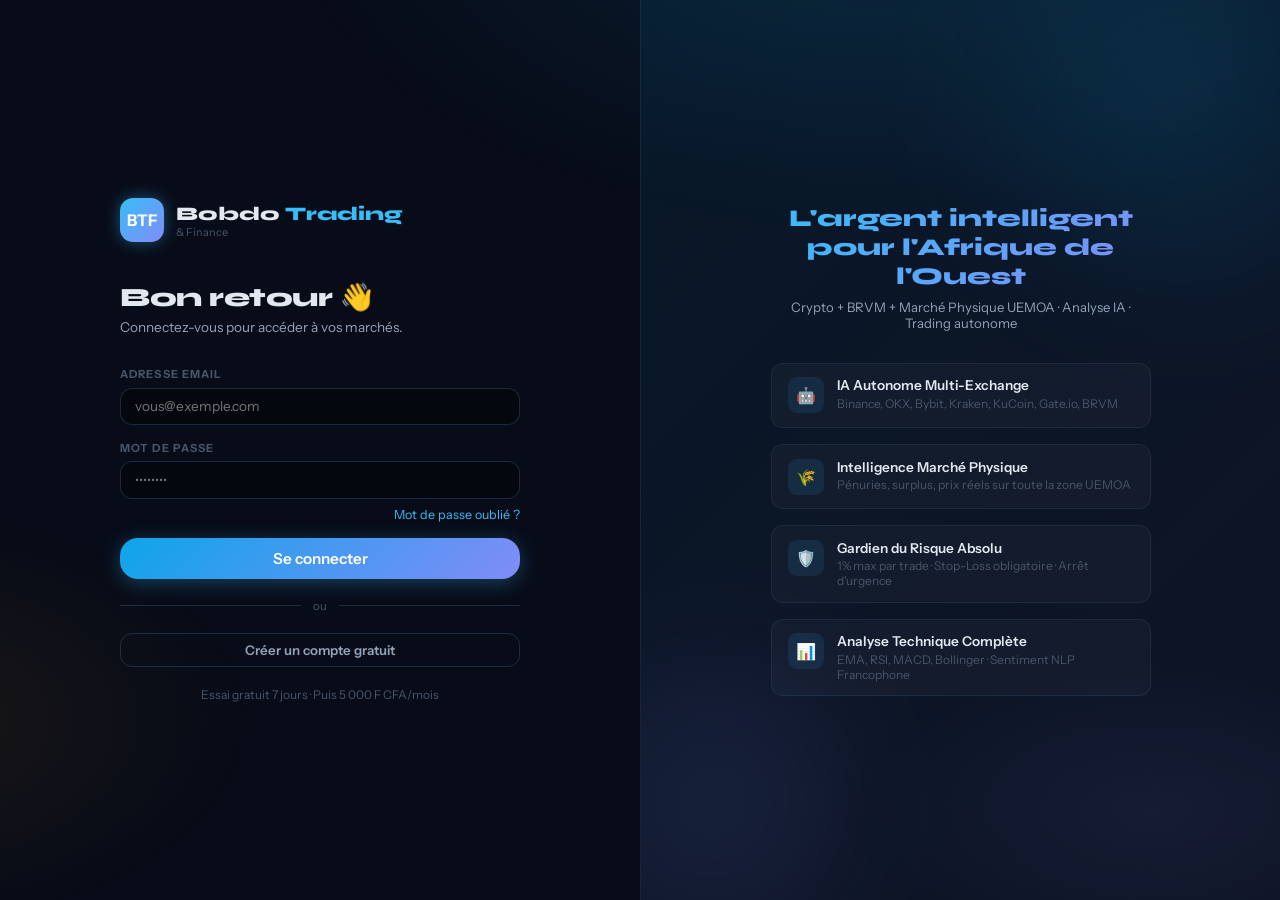
<file: frontend/pages/login.html>
<!DOCTYPE html>
<html lang="fr">
<head>
<meta charset="UTF-8">
<meta name="viewport" content="width=device-width, initial-scale=1.0">
<title>BTF – Connexion</title>
<link rel="stylesheet" href="../assets/css/btf.css">
<style>
.auth-shell {
  min-height:100vh;
  display:grid;
  grid-template-columns:1fr 1fr;
}
.auth-left {
  display:flex; flex-direction:column;
  justify-content:center; align-items:center;
  padding:3rem 2rem;
  position:relative; z-index:1;
}
.auth-right {
  position:relative; overflow:hidden;
  background:linear-gradient(135deg,rgba(14,165,233,.08),rgba(129,140,248,.06));
  border-left:1px solid var(--border);
  display:flex; flex-direction:column;
  justify-content:center; align-items:center;
  padding:3rem;
}
.auth-box {
  width:100%; max-width:400px;
}
.auth-logo {
  display:flex; align-items:center; gap:.75rem;
  margin-bottom:2.5rem;
}
.auth-logo .logo-mark { width:44px; height:44px; font-size:1rem; border-radius:13px; }
.auth-logo .name { font-family:'Syne',sans-serif; font-size:1.2rem; font-weight:800; }
.auth-logo .name span { color:var(--accent); }
h1.auth-title {
  font-size:1.65rem; font-weight:800;
  margin-bottom:.4rem; letter-spacing:-.5px;
}
.auth-subtitle { font-size:.85rem; color:var(--text-dim); margin-bottom:2rem; }

/* DIVIDER */
.divider { display:flex; align-items:center; gap:.75rem; margin:1.25rem 0; }
.divider::before,.divider::after { content:''; flex:1; height:1px; background:var(--border2); }
.divider span { font-size:.72rem; color:var(--text-muted); }

/* TOTP STEP */
.totp-step { display:none; }
.totp-step.show { display:block; }
.step-initial { }
.step-initial.hide { display:none; }

/* RIGHT SIDE */
.feature-list { list-style:none; display:flex; flex-direction:column; gap:1rem; }
.feature-item {
  display:flex; align-items:flex-start; gap:.85rem;
  padding:.85rem 1rem;
  background:rgba(255,255,255,.03);
  border:1px solid var(--border);
  border-radius:var(--radius);
}
.feature-icon {
  width:36px; height:36px; flex-shrink:0;
  background:rgba(56,189,248,.1); border-radius:9px;
  display:grid; place-items:center; font-size:1rem;
}
.feature-text .ttl { font-size:.85rem; font-weight:600; margin-bottom:.15rem; }
.feature-text .sub { font-size:.75rem; color:var(--text-muted); }

.right-title {
  font-family:'Syne',sans-serif;
  font-size:1.5rem; font-weight:800;
  text-align:center; margin-bottom:.5rem;
  background:linear-gradient(135deg,var(--accent),var(--purple));
  -webkit-background-clip:text; -webkit-text-fill-color:transparent;
}
.right-sub { font-size:.82rem; color:var(--text-dim); text-align:center; margin-bottom:2rem; }

/* ORBS */
.orb {
  position:absolute; border-radius:50%; filter:blur(70px); opacity:.15;
  pointer-events:none;
}
.orb-a { width:400px;height:400px; background:radial-gradient(circle,#0ea5e9,transparent); top:-100px; right:-100px; }
.orb-b { width:300px;height:300px; background:radial-gradient(circle,#818cf8,transparent); bottom:-50px; left:-80px; }

@media(max-width:768px){
  .auth-shell { grid-template-columns:1fr; }
  .auth-right { display:none; }
}
</style>
</head>
<body>
<div class="bg-mesh"></div>

<div class="auth-shell">
  <!-- LEFT: FORM -->
  <div class="auth-left">
    <div class="auth-box">
      <div class="auth-logo">
        <div class="logo-mark">BTF</div>
        <div>
          <div class="name">Bobdo <span>Trading</span></div>
          <div style="font-size:.68rem;color:var(--text-muted);">& Finance</div>
        </div>
      </div>

      <!-- ÉTAPE 1 : Email + Password -->
      <div class="step-initial" id="stepLogin">
        <h1 class="auth-title">Bon retour 👋</h1>
        <p class="auth-subtitle">Connectez-vous pour accéder à vos marchés.</p>

        <div id="loginAlert"></div>

        <div class="form-group">
          <label class="form-label">Adresse Email</label>
          <input type="email" id="email" class="form-input" placeholder="vous@exemple.com" autocomplete="email">
        </div>
        <div class="form-group">
          <label class="form-label">Mot de passe</label>
          <input type="password" id="password" class="form-input" placeholder="••••••••" autocomplete="current-password">
        </div>

        <div style="display:flex;justify-content:flex-end;margin:-0.5rem 0 1rem;">
          <a href="#" style="font-size:.78rem;color:var(--accent);text-decoration:none;">Mot de passe oublié ?</a>
        </div>

        <button class="btn btn-primary btn-full btn-lg" id="loginBtn" onclick="doLogin()">
          Se connecter
        </button>

        <div class="divider"><span>ou</span></div>

        <a href="register.html" class="btn btn-ghost btn-full" style="justify-content:center;">
          Créer un compte gratuit
        </a>

        <p style="text-align:center;font-size:.75rem;color:var(--text-muted);margin-top:1.25rem;">
          Essai gratuit 7 jours · Puis 5 000 F CFA/mois
        </p>
      </div>

      <!-- ÉTAPE 2 : TOTP -->
      <div class="totp-step" id="stepTotp">
        <h1 class="auth-title">Code 2FA 🔐</h1>
        <p class="auth-subtitle">Saisissez le code de votre application d'authentification (Google Authenticator, Authy…).</p>

        <div id="totpAlert"></div>

        <div class="form-group">
          <label class="form-label">Code à 6 chiffres</label>
          <input type="text" id="totpCode" class="form-input mono" maxlength="6"
            placeholder="000000" autocomplete="one-time-code"
            style="font-size:1.5rem;letter-spacing:.3em;text-align:center;"
            oninput="this.value=this.value.replace(/\D/g,'')">
        </div>

        <button class="btn btn-primary btn-full btn-lg" id="totpBtn" onclick="doTotpVerify()">
          Vérifier le code
        </button>

        <button class="btn btn-ghost btn-full" style="margin-top:.5rem;" onclick="backToLogin()">
          ← Retour
        </button>
      </div>
    </div>
  </div>

  <!-- RIGHT: FEATURES -->
  <div class="auth-right">
    <div class="orb orb-a"></div>
    <div class="orb orb-b"></div>
    <div style="position:relative;z-index:1;max-width:380px;">
      <div class="right-title">L'argent intelligent pour l'Afrique de l'Ouest</div>
      <p class="right-sub">Crypto + BRVM + Marché Physique UEMOA · Analyse IA · Trading autonome</p>
      <ul class="feature-list">
        <li class="feature-item">
          <div class="feature-icon">🤖</div>
          <div class="feature-text">
            <div class="ttl">IA Autonome Multi-Exchange</div>
            <div class="sub">Binance, OKX, Bybit, Kraken, KuCoin, Gate.io, BRVM</div>
          </div>
        </li>
        <li class="feature-item">
          <div class="feature-icon">🌾</div>
          <div class="feature-text">
            <div class="ttl">Intelligence Marché Physique</div>
            <div class="sub">Pénuries, surplus, prix réels sur toute la zone UEMOA</div>
          </div>
        </li>
        <li class="feature-item">
          <div class="feature-icon">🛡️</div>
          <div class="feature-text">
            <div class="ttl">Gardien du Risque Absolu</div>
            <div class="sub">1% max par trade · Stop-Loss obligatoire · Arrêt d'urgence</div>
          </div>
        </li>
        <li class="feature-item">
          <div class="feature-icon">📊</div>
          <div class="feature-text">
            <div class="ttl">Analyse Technique Complète</div>
            <div class="sub">EMA, RSI, MACD, Bollinger · Sentiment NLP Francophone</div>
          </div>
        </li>
      </ul>
    </div>
  </div>
</div>

<script src="../assets/js/btf-config.js"></script>
<script src="../assets/js/btf-api.js"></script>
<script>
let pendingUserId = null;

// Rediriger si déjà connecté
if (BTFApi.isLoggedIn()) window.location.href = 'dashboard.html';

async function doLogin() {
  const email    = document.getElementById('email').value.trim();
  const password = document.getElementById('password').value;
  const btn      = document.getElementById('loginBtn');
  const alertEl  = document.getElementById('loginAlert');

  if (!email || !password) {
    showAlert(alertEl, 'Veuillez remplir tous les champs.', 'error'); return;
  }

  UI.loading(btn, true);
  alertEl.innerHTML = '';
  try {
    const res = await BTFApi.login(email, password);
    if (res.requires_totp) {
      pendingUserId = res.user_id;
      document.getElementById('stepLogin').classList.add('hide');
      document.getElementById('stepTotp').classList.add('show');
      document.getElementById('totpCode').focus();
    } else {
      BTFApi.saveTokens(res.access_token, res.refresh_token);
      await loadAndSaveUser();
      window.location.href = 'dashboard.html';
    }
  } catch (e) {
    showAlert(alertEl, e.detail || 'Identifiants incorrects.', 'error');
  } finally {
    UI.loading(btn, false);
  }
}

async function doTotpVerify() {
  const code = document.getElementById('totpCode').value.trim();
  const btn  = document.getElementById('totpBtn');
  const alertEl = document.getElementById('totpAlert');

  if (code.length !== 6) {
    showAlert(alertEl, 'Le code doit contenir 6 chiffres.', 'error'); return;
  }
  UI.loading(btn, true);
  try {
    const res = await BTFApi.verifyTotp(pendingUserId, code);
    BTFApi.saveTokens(res.access_token, res.refresh_token);
    await loadAndSaveUser();
    window.location.href = 'dashboard.html';
  } catch (e) {
    showAlert(alertEl, e.detail || 'Code TOTP invalide.', 'error');
  } finally {
    UI.loading(btn, false);
  }
}

async function loadAndSaveUser() {
  try {
    const user = await BTFApi.getMe();
    BTFApi.saveUser(user);
  } catch (_) {}
}

function backToLogin() {
  document.getElementById('stepLogin').classList.remove('hide');
  document.getElementById('stepTotp').classList.remove('show');
  pendingUserId = null;
}

function showAlert(el, msg, type) {
  el.innerHTML = `<div class="alert alert-${type}">${msg}</div>`;
}

// Enter key support
document.addEventListener('keydown', e => {
  if (e.key === 'Enter') {
    if (!document.getElementById('stepTotp').classList.contains('show')) doLogin();
    else doTotpVerify();
  }
});
</script>
</body>
</html>
</file>
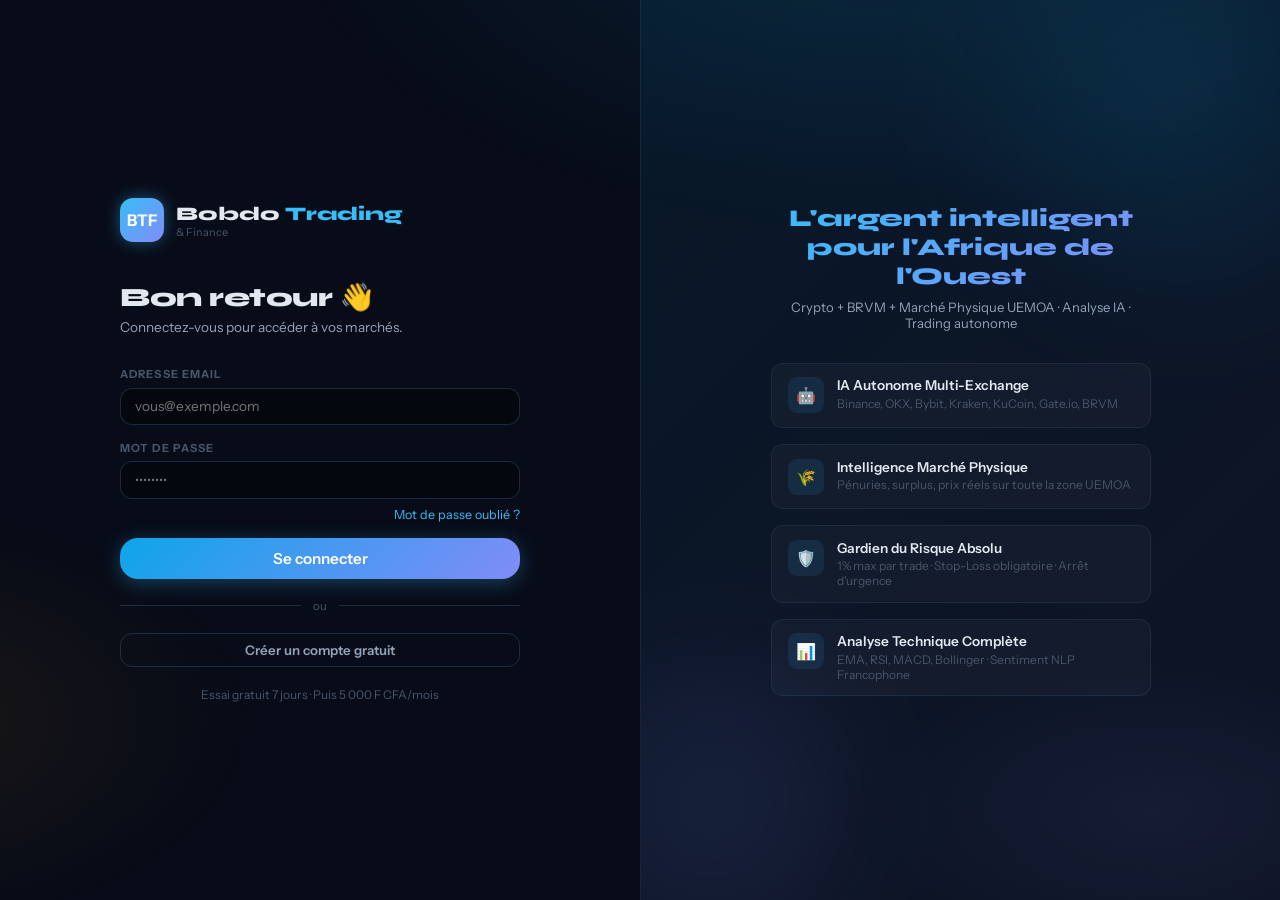
<file: frontend/pages/markets.html>
<!DOCTYPE html>
<html lang="fr">
<head>
<meta charset="UTF-8">
<meta name="viewport" content="width=device-width, initial-scale=1.0">
<title>BTF – Marchés & Trading</title>
<link rel="stylesheet" href="../assets/css/btf.css">
<style>
.app-layout{display:flex;min-height:calc(100vh - 60px);}
.main-area{flex:1;padding:1.25rem 1.5rem;overflow-y:auto;display:flex;flex-direction:column;gap:1.25rem;}
.right-rail{width:280px;flex-shrink:0;background:rgba(13,21,38,.7);border-left:1px solid var(--border);padding:1.1rem;display:flex;flex-direction:column;gap:1.1rem;overflow-y:auto;}

/* MARKET GRID */
.market-grid{display:grid;grid-template-columns:repeat(4,1fr);gap:.75rem;}
.market-tile{
  background:var(--card);border:1px solid var(--border);border-radius:var(--radius-lg);
  padding:.85rem 1rem;cursor:pointer;transition:all .2s;position:relative;overflow:hidden;
}
.market-tile:hover,.market-tile.active{border-color:var(--border2);background:var(--card2);}
.market-tile.active{border-color:var(--accent);box-shadow:0 0 0 2px rgba(56,189,248,.15);}
.mt-header{display:flex;align-items:center;justify-content:space-between;margin-bottom:.4rem;}
.mt-symbol{font-family:'DM Mono',monospace;font-size:.82rem;font-weight:600;}
.mt-exchange{font-size:.62rem;color:var(--text-muted);}
.mt-price{font-family:'DM Mono',monospace;font-size:1rem;font-weight:700;margin-bottom:.2rem;}
.mt-change{font-size:.72rem;font-weight:600;}
.mt-chart{height:32px;margin-top:.4rem;}
.mt-chart svg{width:100%;height:100%;overflow:visible;}

/* ORDER BOOK */
.book-row{display:flex;justify-content:space-between;padding:.22rem .5rem;font-family:'DM Mono',monospace;font-size:.72rem;position:relative;border-radius:3px;}
.book-row .fill{position:absolute;top:0;bottom:0;border-radius:3px;opacity:.12;}
.book-ask .fill{right:0;background:var(--red);}
.book-bid .fill{left:0;background:var(--green);}
.book-spread{text-align:center;font-size:.68rem;color:var(--text-muted);padding:.3rem;border-top:1px solid var(--border);border-bottom:1px solid var(--border);}

/* TRADES */
.trade-row{display:flex;justify-content:space-between;padding:.25rem .5rem;font-family:'DM Mono',monospace;font-size:.7rem;}
.trade-buy{color:var(--green2);}
.trade-sell{color:var(--red2);}

/* SIGNALS */
.signal-card{background:var(--card2);border:1px solid var(--border);border-radius:var(--radius-lg);padding:.85rem;}
.signal-header{display:flex;align-items:center;justify-content:space-between;margin-bottom:.5rem;}
.signal-symbol{font-family:'DM Mono',monospace;font-size:.88rem;font-weight:700;}
.signal-confidence{font-family:'DM Mono',monospace;font-size:.75rem;color:var(--text-muted);}
.signal-bars{display:flex;gap:2px;margin:.5rem 0;}
.signal-bar{height:8px;flex:1;border-radius:3px;background:rgba(255,255,255,.06);}
.signal-bar.active-buy{background:var(--green);}
.signal-bar.active-sell{background:var(--red);}
.signal-bar.active-hold{background:var(--gold);}

@media(max-width:1200px){.market-grid{grid-template-columns:1fr 1fr;}.right-rail{display:none;}}
@media(max-width:640px){.market-grid{grid-template-columns:1fr;}  }
</style>
</head>
<body>
<div class="bg-mesh"></div>

<nav class="navbar">
  <a href="dashboard.html" class="nav-logo"><div class="logo-mark">BTF</div>Bobdo <span style="color:var(--accent);margin:0 .2rem;">Trading</span></a>
  <ul class="nav-links">
    <li><a href="dashboard.html">⚡ Dashboard</a></li>
    <li><a href="markets.html" class="active">📊 Marchés</a></li>
    <li><a href="physical.html">🌾 Marché Physique</a></li>
    <li><a href="settings.html">⚙️ Paramètres</a></li>
    <li><a href="payment.html">💳 Abonnement</a></li>
  </ul>
  <div class="nav-actions">
    <span class="badge badge-gold">● DEMO</span>
    <button class="btn btn-ghost btn-sm" onclick="BTFApi.logout().then(()=>location.href='login.html')">Déconnexion</button>
  </div>
</nav>

<div class="app-layout">
  <aside class="sidebar">
    <div class="sidebar-section">
      <div class="sidebar-label">Marchés</div>
      <ul class="sidebar-menu">
        <li class="sidebar-item active"><span class="sidebar-icon">📊</span>Tous les marchés</li>
        <li class="sidebar-item"><span class="sidebar-icon">₿</span>Crypto</li>
        <li class="sidebar-item"><span class="sidebar-icon">🏦</span>BRVM</li>
        <li class="sidebar-item"><span class="sidebar-icon">📈</span>Mes ordres<span class="sidebar-badge" id="openCount">0</span></li>
      </ul>
    </div>
    <div class="sidebar-section">
      <div class="sidebar-label">Exchanges</div>
      <ul class="sidebar-menu">
        <li class="sidebar-item" id="sb-binance"><span>🟡</span>Binance</li>
        <li class="sidebar-item" id="sb-okx"><span>⚫</span>OKX</li>
        <li class="sidebar-item" id="sb-bybit"><span>🟠</span>Bybit</li>
        <li class="sidebar-item" id="sb-brvm"><span>🏦</span>BRVM</li>
      </ul>
    </div>
    <div class="sidebar-section">
      <div class="sidebar-label">Signaux IA</div>
      <div id="sidebarSignals" style="display:flex;flex-direction:column;gap:.4rem;"></div>
    </div>
  </aside>

  <main class="main-area">
    <!-- MARKET TILES -->
    <div>
      <div style="display:flex;align-items:center;justify-content:space-between;margin-bottom:.85rem;">
        <h2 style="font-size:1rem;font-family:'Syne',sans-serif;">📊 Marchés en Temps Réel</h2>
        <div style="display:flex;align-items:center;gap:.5rem;">
          <div class="live-dot"></div>
          <span style="font-size:.75rem;color:var(--text-muted);">WebSocket · CCXT</span>
        </div>
      </div>
      <div class="market-grid" id="marketGrid"></div>
    </div>

    <!-- CHART -->
    <div class="card" style="padding:1.1rem 1.25rem;">
      <div style="display:flex;align-items:center;justify-content:space-between;margin-bottom:.9rem;flex-wrap:wrap;gap:.75rem;">
        <div>
          <div style="font-family:'Syne',sans-serif;font-size:1.05rem;font-weight:700;" id="chartTitle">BTC/USDT</div>
          <div style="font-size:.72rem;color:var(--text-muted);">Binance · 15m</div>
        </div>
        <div style="display:flex;align-items:center;gap:1rem;">
          <div style="display:flex;gap:.25rem;" id="tfBtns">
            <button class="btn btn-ghost btn-sm">1m</button>
            <button class="btn btn-primary btn-sm">15m</button>
            <button class="btn btn-ghost btn-sm">1H</button>
            <button class="btn btn-ghost btn-sm">4H</button>
            <button class="btn btn-ghost btn-sm">1J</button>
          </div>
          <div>
            <div class="mono" style="font-size:1.25rem;color:var(--accent);" id="chartPrice">$67 234.50</div>
            <div style="font-size:.72rem;color:var(--green2);" id="chartChange">▲ +2.14%</div>
          </div>
        </div>
      </div>
      <div style="height:220px;position:relative;">
        <svg style="width:100%;height:100%;overflow:visible;" id="mainChart" viewBox="0 0 800 220" preserveAspectRatio="none">
          <defs>
            <linearGradient id="cg1" x1="0%" y1="0%" x2="100%" y2="0%">
              <stop offset="0%" style="stop-color:#818cf8"/><stop offset="100%" style="stop-color:#38bdf8"/>
            </linearGradient>
            <linearGradient id="cgArea" x1="0%" y1="0%" x2="0%" y2="100%">
              <stop offset="0%" style="stop-color:#38bdf8;stop-opacity:.18"/><stop offset="100%" style="stop-color:#38bdf8;stop-opacity:0"/>
            </linearGradient>
          </defs>
          <path id="cArea" fill="url(#cgArea)"/>
          <path id="cLine" fill="none" stroke="url(#cg1)" stroke-width="2.5" stroke-linecap="round" stroke-linejoin="round"/>
          <circle id="cDot" r="5" fill="#38bdf8" filter="drop-shadow(0 0 5px #38bdf8)"/>
        </svg>
      </div>
      <!-- Indicators -->
      <div style="display:flex;gap:.5rem;flex-wrap:wrap;margin-top:.75rem;">
        <div style="font-size:.7rem;background:rgba(56,189,248,.07);border:1px solid rgba(56,189,248,.15);padding:.25rem .6rem;border-radius:6px;"><span class="text-muted">EMA20</span> <span class="mono text-accent" id="iEma20">66 891</span></div>
        <div style="font-size:.7rem;background:rgba(129,140,248,.07);border:1px solid rgba(129,140,248,.15);padding:.25rem .6rem;border-radius:6px;"><span class="text-muted">RSI</span> <span class="mono text-purple" id="iRsi">58.4</span></div>
        <div style="font-size:.7rem;background:rgba(245,158,11,.07);border:1px solid rgba(245,158,11,.15);padding:.25rem .6rem;border-radius:6px;"><span class="text-muted">MACD</span> <span class="mono text-gold" id="iMacd">+124</span></div>
        <div style="font-size:.7rem;background:rgba(16,185,129,.07);border:1px solid rgba(16,185,129,.15);padding:.25rem .6rem;border-radius:6px;"><span class="text-muted">BB+</span> <span class="mono text-green" id="iBbUp">68 450</span></div>
        <div style="font-size:.7rem;background:rgba(244,63,94,.07);border:1px solid rgba(244,63,94,.15);padding:.25rem .6rem;border-radius:6px;"><span class="text-muted">BB−</span> <span class="mono text-red" id="iBbLo">65 810</span></div>
        <div style="margin-left:auto;font-size:.7rem;background:rgba(16,185,129,.1);border:1px solid rgba(16,185,129,.25);padding:.25rem .6rem;border-radius:6px;">
          <strong class="text-green" id="iSignal">🤖 ACHAT FORT</strong>
        </div>
      </div>
    </div>

    <!-- ORDERS TABLE -->
    <div class="card" style="padding:0;overflow:hidden;">
      <div style="display:flex;align-items:center;justify-content:space-between;padding:.9rem 1.1rem;border-bottom:1px solid var(--border);">
        <span class="card-title">⚡ Mes Ordres</span>
        <div style="display:flex;gap:.35rem;">
          <button class="btn btn-ghost btn-sm" onclick="loadOrders('all')">Tous</button>
          <button class="btn btn-ghost btn-sm" onclick="loadOrders('open')">Ouverts</button>
          <button class="btn btn-ghost btn-sm" onclick="loadOrders('filled')">Exécutés</button>
        </div>
      </div>
      <div class="table-wrap">
        <table class="table">
          <thead><tr><th>Paire</th><th>Exchange</th><th>Côté</th><th>Qté</th><th>Prix entré</th><th>SL</th><th>TP</th><th>P&L</th><th>Statut</th><th></th></tr></thead>
          <tbody id="ordersBody"><tr><td colspan="10" style="text-align:center;padding:2rem;color:var(--text-muted);">Chargement…</td></tr></tbody>
        </table>
      </div>
    </div>
  </main>

  <!-- RIGHT RAIL -->
  <aside class="right-rail">
    <!-- ORDER FORM -->
    <div style="background:var(--card2);border:1px solid var(--border2);border-radius:var(--radius-lg);padding:1rem;">
      <div style="font-family:'Syne',sans-serif;font-size:.9rem;font-weight:700;margin-bottom:.85rem;">⚡ Ordre Rapide</div>
      <div style="display:grid;grid-template-columns:1fr 1fr;gap:3px;background:rgba(0,0,0,.3);border-radius:10px;padding:3px;margin-bottom:.85rem;">
        <button style="padding:.45rem;border-radius:8px;font-size:.78rem;font-weight:700;border:none;background:var(--green);color:#fff;cursor:pointer;font-family:'Instrument Sans',sans-serif;" id="qBuy" onclick="setQSide('buy')">↑ ACHAT</button>
        <button style="padding:.45rem;border-radius:8px;font-size:.78rem;font-weight:700;border:none;background:rgba(244,63,94,.15);color:var(--red2);cursor:pointer;font-family:'Instrument Sans',sans-serif;" id="qSell" onclick="setQSide('sell')">↓ VENTE</button>
      </div>
      <div class="form-group"><label class="form-label">Actif</label>
        <select class="form-select" id="qSymbol" style="font-size:.8rem;">
          <option>BTC/USDT</option><option>ETH/USDT</option><option>BNB/USDT</option>
          <option>SOL/USDT</option><option>SONATEL</option><option>CORIS BANK</option>
        </select>
      </div>
      <div class="form-row" style="grid-template-columns:1fr 1fr;">
        <div class="form-group"><label class="form-label">Qté</label><input type="number" id="qQty" class="form-input mono" value="0.001" style="font-size:.8rem;"></div>
        <div class="form-group"><label class="form-label">Prix</label><input type="number" id="qPrice" class="form-input mono" placeholder="Market" style="font-size:.8rem;"></div>
      </div>
      <div class="form-row" style="grid-template-columns:1fr 1fr;">
        <div class="form-group"><label class="form-label" style="color:var(--red2);">Stop-Loss ⚠</label><input type="number" id="qSl" class="form-input mono" style="border-color:rgba(244,63,94,.3);font-size:.8rem;"></div>
        <div class="form-group"><label class="form-label" style="color:var(--green2);">Take-Profit</label><input type="number" id="qTp" class="form-input mono" style="border-color:rgba(16,185,129,.3);font-size:.8rem;"></div>
      </div>
      <button style="width:100%;padding:.65rem;border-radius:10px;font-size:.85rem;font-weight:700;font-family:'Syne',sans-serif;border:none;background:linear-gradient(135deg,var(--green),#059669);color:#fff;cursor:pointer;box-shadow:0 4px 16px rgba(16,185,129,.3);" id="qExec" onclick="quickOrder()">↑ Exécuter ACHAT</button>
    </div>

    <!-- ORDER BOOK -->
    <div class="card" style="padding:0;overflow:hidden;">
      <div style="padding:.65rem .85rem;border-bottom:1px solid var(--border);font-family:'Syne',sans-serif;font-size:.82rem;font-weight:700;display:flex;align-items:center;gap:.4rem;">
        <div class="live-dot"></div>Carnet d'Ordres
      </div>
      <div style="padding:.5rem 0;" id="orderBook">
        <div id="asks"></div>
        <div class="book-spread" id="spread">Spread: –</div>
        <div id="bids"></div>
      </div>
    </div>

    <!-- RECENT TRADES -->
    <div class="card" style="padding:0;overflow:hidden;">
      <div style="padding:.65rem .85rem;border-bottom:1px solid var(--border);font-family:'Syne',sans-serif;font-size:.82rem;font-weight:700;">Dernières Transactions</div>
      <div id="recentTrades" style="padding:.25rem 0;max-height:180px;overflow-y:auto;"></div>
    </div>

    <!-- AI SIGNALS -->
    <div style="background:linear-gradient(135deg,rgba(129,140,248,.07),rgba(56,189,248,.04));border:1px solid rgba(129,140,248,.18);border-radius:var(--radius-lg);padding:.85rem;">
      <div style="display:flex;align-items:center;gap:.4rem;margin-bottom:.75rem;font-family:'Syne',sans-serif;font-size:.82rem;font-weight:700;">
        <div style="width:24px;height:24px;background:linear-gradient(135deg,var(--purple),var(--accent));border-radius:7px;display:grid;place-items:center;font-size:.7rem;">🧠</div>
        Signaux IA BTF
      </div>
      <div id="aiSignalsList"></div>
    </div>
  </aside>
</div>

<script src="../assets/js/btf-config.js"></script>
<script src="../assets/js/btf-api.js"></script>
<script>
if (!BTFApi.isLoggedIn()) location.href = 'login.html';

// ── DATA ──────────────────────────────────────────────────────────────────────
const MARKETS = [
  {symbol:'BTC/USDT',exchange:'Binance',price:67234.5,change:2.14,up:true,vol:'2.4B'},
  {symbol:'ETH/USDT',exchange:'Bybit',  price:3421.0, change:1.87,up:true,vol:'890M'},
  {symbol:'BNB/USDT',exchange:'Binance',price:584.0,  change:-0.43,up:false,vol:'120M'},
  {symbol:'SOL/USDT',exchange:'OKX',   price:178.0,  change:3.21,up:true,vol:'450M'},
  {symbol:'XRP/USDT',exchange:'Kraken',price:0.621,  change:-1.14,up:false,vol:'200M'},
  {symbol:'ADA/USDT',exchange:'Binance',price:0.482, change:0.91,up:true,vol:'85M'},
  {symbol:'SONATEL', exchange:'BRVM',  price:14500,  change:0.69,up:true,vol:'N/A'},
  {symbol:'CORIS BK',exchange:'BRVM',  price:8750,   change:-0.23,up:false,vol:'N/A'},
];

const AI_SIGNALS = [
  {symbol:'BTC/USDT',action:'buy',conf:0.82,reason:'RSI survendu · MACD haussier'},
  {symbol:'ETH/USDT',action:'buy',conf:0.71,reason:'EMA20>EMA50 · Volume élevé'},
  {symbol:'BNB/USDT',action:'hold',conf:0.55,reason:'RSI neutre · Consolidation'},
  {symbol:'SONATEL', action:'buy',conf:0.67,reason:'Sentiment NLP positif · Q1 fort'},
];

let qSide = 'buy';
let chartPts = Array.from({length:40},()=>100+Math.random()*100);
let activeMarket = 0;

// ── MARKET TILES ─────────────────────────────────────────────────────────────
function buildMiniChart() {
  const pts = Array.from({length:10},()=>100+Math.random()*50);
  const W=80,H=30,pad=2;
  const mn=Math.min(...pts),mx=Math.max(...pts);
  const sx=i=>pad+i*(W-pad*2)/(pts.length-1);
  const sy=v=>H-pad-((v-mn)/(mx-mn||1))*(H-pad*2);
  let d='';
  pts.forEach((v,i)=>d+=(i===0?`M${sx(i)},${sy(v)}`:`L${sx(i)},${sy(v)}`));
  return d;
}

function renderMarketGrid() {
  document.getElementById('marketGrid').innerHTML = MARKETS.map((m,i)=>`
    <div class="market-tile ${i===activeMarket?'active':''}" onclick="selectMarket(${i})">
      <div class="mt-header">
        <span class="mt-symbol">${m.symbol}</span>
        <span class="mt-exchange">${m.exchange}</span>
      </div>
      <div class="mt-price ${m.up?'text-green':'text-red'}">${m.price>100?m.price.toLocaleString('fr-FR'):m.price}</div>
      <div class="mt-change ${m.up?'text-green':'text-red'}">${m.up?'▲':' ▼'} ${Math.abs(m.change)}%</div>
      <div class="mt-chart">
        <svg viewBox="0 0 80 30">
          <path d="${buildMiniChart()}" fill="none" stroke="${m.up?'#34d399':'#fb7185'}" stroke-width="1.5" stroke-linecap="round"/>
        </svg>
      </div>
    </div>`).join('');
}

function selectMarket(i) {
  activeMarket = i;
  const m = MARKETS[i];
  document.getElementById('chartTitle').textContent = m.symbol;
  document.getElementById('chartPrice').textContent = m.price>100?'$'+m.price.toLocaleString('fr-FR'):'$'+m.price;
  document.getElementById('chartChange').textContent = (m.up?'▲ +':'▼ ')+m.change+'%';
  document.getElementById('chartChange').className = m.up ? 'text-green' : 'text-red';
  renderMarketGrid();
  chartPts = Array.from({length:40},()=>100+Math.random()*100);
  buildChart();
}

// ── MAIN CHART ────────────────────────────────────────────────────────────────
function buildChart() {
  const W=800,H=220,p=12;
  const mn=Math.min(...chartPts)-5,mx=Math.max(...chartPts)+5;
  const sx=i=>p+i*(W-p*2)/(chartPts.length-1);
  const sy=v=>H-p-((v-mn)/(mx-mn))*(H-p*2);
  let L='',A='';
  chartPts.forEach((v,i)=>{const x=sx(i),y=sy(v);if(i===0){L+=`M${x},${y}`;A+=`M${x},${H} L${x},${y}`;}else{L+=` L${x},${y}`;A+=` L${x},${y}`;}});
  A+=` L${sx(chartPts.length-1)},${H} Z`;
  document.getElementById('cLine').setAttribute('d',L);
  document.getElementById('cArea').setAttribute('d',A);
  const lx=sx(chartPts.length-1),ly=sy(chartPts[chartPts.length-1]);
  document.getElementById('cDot').setAttribute('cx',lx);
  document.getElementById('cDot').setAttribute('cy',ly);
}
buildChart();

// ── LIVE UPDATES ──────────────────────────────────────────────────────────────
setInterval(()=>{
  MARKETS.forEach(m=>{
    const delta=(Math.random()-.49)*m.price*.003;
    m.price=Math.max(.001,parseFloat((m.price+delta).toFixed(m.price>100?2:4)));
    m.change=parseFloat((m.change+(Math.random()-.5)*.1).toFixed(2));
    m.up=m.change>=0;
  });
  renderMarketGrid();
  const m=MARKETS[activeMarket];
  document.getElementById('chartPrice').textContent='$'+UI.formatPrice(m.price,m.price>1?2:4);
  chartPts.shift();chartPts.push(100+Math.random()*100);
  buildChart();
  // Indicators
  document.getElementById('iEma20').textContent=UI.formatPrice(m.price*.997,0);
  document.getElementById('iRsi').textContent=(50+Math.random()*20).toFixed(1);
  document.getElementById('iMacd').textContent='+'+(Math.random()*200).toFixed(0);
},2000);

// ── ORDER BOOK SIMULATION ─────────────────────────────────────────────────────
function buildOrderBook() {
  const m=MARKETS[activeMarket];
  const mid=m.price;
  const asks=[],bids=[];
  for(let i=1;i<=8;i++){asks.push({p:mid+i*(mid*.0003),v:(Math.random()*5+.1).toFixed(3)});}
  for(let i=1;i<=8;i++){bids.push({p:mid-i*(mid*.0003),v:(Math.random()*5+.1).toFixed(3)});}
  const maxVol=Math.max(...[...asks,...bids].map(x=>parseFloat(x.v)));
  document.getElementById('asks').innerHTML=[...asks].reverse().map(a=>`
    <div class="book-row book-ask">
      <span class="text-red">${UI.formatPrice(a.p,2)}</span>
      <span class="text-muted">${a.v}</span>
      <div class="fill" style="width:${parseFloat(a.v)/maxVol*80}%"></div>
    </div>`).join('');
  document.getElementById('bids').innerHTML=bids.map(b=>`
    <div class="book-row book-bid">
      <span class="text-green">${UI.formatPrice(b.p,2)}</span>
      <span class="text-muted">${b.v}</span>
      <div class="fill" style="width:${parseFloat(b.v)/maxVol*80}%"></div>
    </div>`).join('');
  const spread=(asks[0].p-bids[0].p);
  document.getElementById('spread').textContent=`Spread: $${spread.toFixed(2)} (${(spread/mid*100).toFixed(3)}%)`;
}
setInterval(buildOrderBook,1500);
buildOrderBook();

// ── RECENT TRADES ─────────────────────────────────────────────────────────────
function buildRecentTrades() {
  const m=MARKETS[activeMarket];
  const trades=Array.from({length:12},()=>({
    p:UI.formatPrice(m.price*(1+(Math.random()-.5)*.002),2),
    v:(Math.random()*2+.01).toFixed(3),
    buy:Math.random()>.5,
    t:new Date().toLocaleTimeString('fr-FR',{hour:'2-digit',minute:'2-digit',second:'2-digit'}),
  }));
  document.getElementById('recentTrades').innerHTML=trades.map(t=>`
    <div class="trade-row ${t.buy?'trade-buy':'trade-sell'}">
      <span>${t.p}</span><span>${t.v}</span><span>${t.t}</span>
    </div>`).join('');
}
setInterval(buildRecentTrades,2000);
buildRecentTrades();

// ── AI SIGNALS ────────────────────────────────────────────────────────────────
function renderSignals() {
  const signalColors={buy:'sp-buy',sell:'sp-sell',hold:'sp-hold'};
  const signalLabels={buy:'▲ ACHAT',sell:'▼ VENTE',hold:'⏸ ATTENTE'};
  document.getElementById('aiSignalsList').innerHTML=AI_SIGNALS.map(s=>`
    <div style="margin-bottom:.65rem;">
      <div style="display:flex;align-items:center;justify-content:space-between;margin-bottom:.3rem;">
        <div style="display:flex;align-items:center;gap:.4rem;">
          <span class="mono" style="font-size:.78rem;font-weight:700;">${s.symbol}</span>
          <span class="signal-pill ${signalColors[s.action]}" style="display:inline-flex;align-items:center;gap:.2rem;font-size:.62rem;font-weight:700;padding:.12rem .4rem;border-radius:20px;">${signalLabels[s.action]}</span>
        </div>
        <span class="mono" style="font-size:.68rem;color:var(--text-muted);">${(s.conf*100).toFixed(0)}%</span>
      </div>
      <div style="font-size:.7rem;color:var(--text-muted);">${s.reason}</div>
      <div class="signal-bars">
        ${Array.from({length:10},(_,i)=>`<div class="signal-bar ${i<Math.round(s.conf*10)?'active-'+s.action:''}"></div>`).join('')}
      </div>
    </div>`).join('');
  // Sidebar signals
  document.getElementById('sidebarSignals').innerHTML=AI_SIGNALS.slice(0,3).map(s=>`
    <div style="display:flex;align-items:center;justify-content:space-between;font-size:.75rem;padding:.35rem .5rem;background:rgba(255,255,255,.03);border-radius:7px;">
      <span class="mono">${s.symbol}</span>
      <span class="${s.action==='buy'?'text-green':s.action==='sell'?'text-red':'text-gold'}">${s.action==='buy'?'▲':s.action==='sell'?'▼':'⏸'} ${(s.conf*100).toFixed(0)}%</span>
    </div>`).join('');
}
renderSignals();

// ── ORDER FORM ────────────────────────────────────────────────────────────────
function setQSide(side) {
  qSide=side;
  document.getElementById('qBuy').style.background=side==='buy'?'var(--green)':'rgba(16,185,129,.15)';
  document.getElementById('qBuy').style.color=side==='buy'?'#fff':'var(--green2)';
  document.getElementById('qSell').style.background=side==='sell'?'var(--red)':'rgba(244,63,94,.15)';
  document.getElementById('qSell').style.color=side==='sell'?'#fff':'var(--red2)';
  const btn=document.getElementById('qExec');
  if(side==='buy'){btn.style.background='linear-gradient(135deg,var(--green),#059669)';btn.textContent='↑ Exécuter ACHAT';}
  else{btn.style.background='linear-gradient(135deg,var(--red),#be123c)';btn.textContent='↓ Exécuter VENTE';}
}

async function quickOrder() {
  const symbol = document.getElementById('qSymbol').value;
  const qty    = parseFloat(document.getElementById('qQty').value)||0;
  const price  = parseFloat(document.getElementById('qPrice').value)||null;
  const sl     = parseFloat(document.getElementById('qSl').value)||null;
  const tp     = parseFloat(document.getElementById('qTp').value)||null;
  if(!qty) { UI.toast('Quantité requise.','warning'); return; }
  if(!sl)  { UI.toast('Stop-Loss obligatoire !','error'); return; }
  const btn=document.getElementById('qExec'); UI.loading(btn,true);
  try {
    await BTFApi.placeOrder({exchange:'binance',symbol,side:qSide,quantity:qty,price,stop_loss:sl,take_profit:tp});
    UI.toast(`✅ ${qSide==='buy'?'ACHAT':'VENTE'} ${symbol} exécuté !`,'success');
    loadOrders();
  } catch(e){ UI.toast(e.detail||'Erreur.','error'); }
  finally{ UI.loading(btn,false); }
}

// ── ORDERS ───────────────────────────────────────────────────────────────────
async function loadOrders(filter='all') {
  const body=document.getElementById('ordersBody');
  try {
    const orders=await BTFApi.getOrders(filter==='all'?null:filter,20);
    document.getElementById('openCount').textContent=orders.filter(o=>o.status==='open').length;
    if(!orders.length){body.innerHTML=`<tr><td colspan="10" style="text-align:center;padding:2rem;color:var(--text-muted);">Aucun ordre.</td></tr>`;return;}
    body.innerHTML=orders.map(o=>{
      const sideB=o.side==='buy'?'badge-green':'badge-red';
      const statDot=o.status==='filled'?'🟢':o.status==='open'?'🟡':o.status==='cancelled'?'⚫':'🔴';
      const pnlStr=o.pnl!=null?`<span class="${UI.pnlClass(o.pnl)} mono">${UI.pnlSign(o.pnl)}${UI.formatPrice(o.pnl,2)}</span>`:'–';
      return `<tr>
        <td class="mono" style="font-size:.78rem;">${o.symbol}</td>
        <td style="font-size:.72rem;color:var(--text-muted);">${o.exchange}</td>
        <td><span class="badge ${sideB}">${o.side==='buy'?'↑':'↓'} ${o.side.toUpperCase()}</span></td>
        <td class="mono" style="font-size:.75rem;">${o.quantity}</td>
        <td class="mono" style="font-size:.75rem;">${o.filled_price?UI.formatPrice(o.filled_price,2):'–'}</td>
        <td class="mono text-red" style="font-size:.72rem;">${o.stop_loss?UI.formatPrice(o.stop_loss,2):'–'}</td>
        <td class="mono text-green" style="font-size:.72rem;">${o.take_profit?UI.formatPrice(o.take_profit,2):'–'}</td>
        <td>${pnlStr}</td>
        <td>${statDot} <span style="font-size:.72rem;">${o.status}</span>${o.is_autonomous?'<span class="badge badge-purple" style="margin-left:.25rem;font-size:.58rem;">IA</span>':''}</td>
        <td>${o.status==='open'?`<button class="btn btn-danger btn-sm" onclick="cancelOrder('${o.id}')">✕</button>`:'–'}</td>
      </tr>`;
    }).join('');
  } catch(_){
    body.innerHTML=`<tr><td colspan="10" style="text-align:center;padding:2rem;color:var(--text-muted);">Connexion au serveur requise.</td></tr>`;
  }
}

async function cancelOrder(id) {
  if(!confirm('Annuler cet ordre ?')) return;
  try{ await BTFApi.cancelOrder(id); UI.toast('Ordre annulé.','info'); loadOrders(); }
  catch(e){ UI.toast(e.detail||'Erreur.','error'); }
}

// ── TIMEFRAMES ────────────────────────────────────────────────────────────────
document.querySelectorAll('#tfBtns .btn').forEach(btn=>{
  btn.addEventListener('click',()=>{
    document.querySelectorAll('#tfBtns .btn').forEach(b=>{b.className='btn btn-ghost btn-sm';});
    btn.className='btn btn-primary btn-sm';
    chartPts=Array.from({length:40},()=>100+Math.random()*100);
    buildChart();
  });
});

// ── INIT ──────────────────────────────────────────────────────────────────────
renderMarketGrid();
loadOrders();
</script>
</body>
</html>
</file>
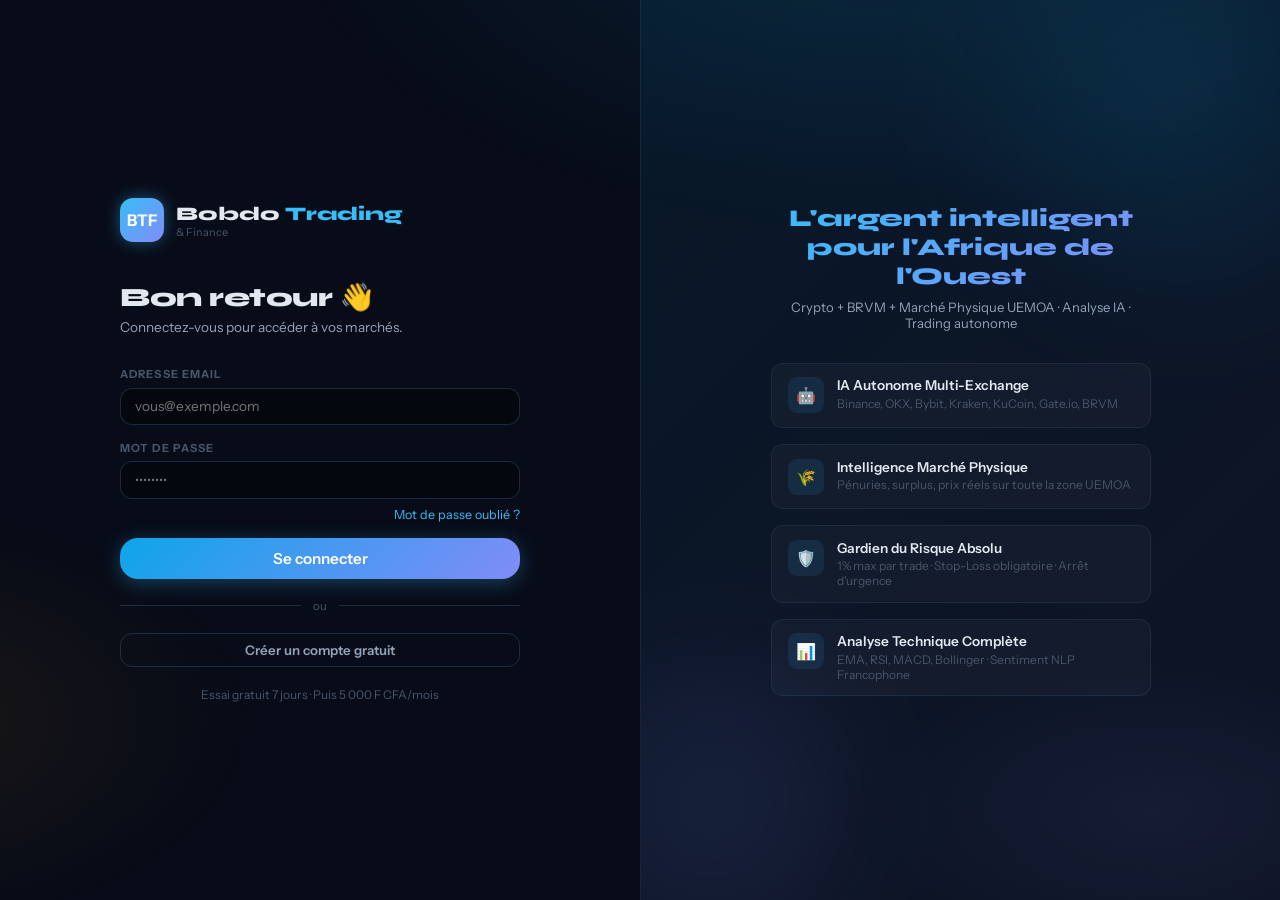
<file: frontend/pages/payment.html>
<!DOCTYPE html>
<html lang="fr">
<head>
<meta charset="UTF-8">
<meta name="viewport" content="width=device-width, initial-scale=1.0">
<title>BTF – Abonnement & Paiement</title>
<link rel="stylesheet" href="../assets/css/btf.css">
<style>
.pay-shell{min-height:calc(100vh - 60px);padding:2rem 1.5rem;display:flex;justify-content:center;align-items:flex-start;}
.pay-wrap{width:100%;max-width:640px;display:flex;flex-direction:column;gap:1.25rem;}

.sub-status-card{padding:1.5rem;border-radius:var(--radius-lg);}
.sub-trial{background:linear-gradient(135deg,rgba(245,158,11,.1),rgba(245,158,11,.03));border:1px solid rgba(245,158,11,.25);}
.sub-active{background:linear-gradient(135deg,rgba(16,185,129,.1),rgba(16,185,129,.03));border:1px solid rgba(16,185,129,.25);}
.sub-expired{background:linear-gradient(135deg,rgba(244,63,94,.1),rgba(244,63,94,.03));border:1px solid rgba(244,63,94,.25);}

.method-grid{display:grid;grid-template-columns:1fr 1fr 1fr;gap:.75rem;}
.method-card{
  background:var(--card2);border:2px solid var(--border);border-radius:var(--radius-lg);
  padding:1.1rem .85rem;text-align:center;cursor:pointer;transition:all .2s;
}
.method-card:hover,.method-card.selected{border-color:var(--accent);background:rgba(56,189,248,.07);}
.method-card.selected{box-shadow:0 0 0 3px rgba(56,189,248,.15);}
.method-icon{font-size:2rem;margin-bottom:.5rem;}
.method-name{font-weight:700;font-size:.85rem;margin-bottom:.2rem;}
.method-num{font-family:'DM Mono',monospace;font-size:.75rem;color:var(--accent);margin-top:.35rem;}

.step-badge{
  display:inline-flex;align-items:center;justify-content:center;
  width:28px;height:28px;border-radius:50%;
  background:var(--accent);color:#000;font-weight:800;font-size:.82rem;
  flex-shrink:0;
}

.proof-drop{
  border:2px dashed var(--border2);border-radius:var(--radius-lg);
  padding:2rem;text-align:center;cursor:pointer;transition:all .2s;
}
.proof-drop:hover{border-color:var(--accent);background:rgba(56,189,248,.04);}
.proof-drop.has-file{border-color:var(--green);background:rgba(16,185,129,.04);}

.history-item{
  display:flex;align-items:center;justify-content:space-between;
  padding:.75rem 1rem;background:var(--card);border:1px solid var(--border);
  border-radius:var(--radius);
}
@media(max-width:600px){.method-grid{grid-template-columns:1fr;}}
</style>
</head>
<body>
<div class="bg-mesh"></div>
<nav class="navbar">
  <a href="dashboard.html" class="nav-logo"><div class="logo-mark">BTF</div>Bobdo <span style="color:var(--accent);margin:0 .2rem;">Trading</span></a>
  <ul class="nav-links">
    <li><a href="dashboard.html">⚡ Dashboard</a></li>
    <li><a href="markets.html">📊 Marchés</a></li>
    <li><a href="physical.html">🌾 Marché Physique</a></li>
    <li><a href="payment.html" class="active">💳 Abonnement</a></li>
  </ul>
  <div class="nav-actions">
    <button class="btn btn-ghost btn-sm" onclick="BTFApi.logout().then(()=>location.href='login.html')">Déconnexion</button>
  </div>
</nav>

<div class="pay-shell">
  <div class="pay-wrap">

    <!-- STATUT ABONNEMENT -->
    <div class="sub-status-card sub-trial" id="subStatusCard">
      <div style="display:flex;align-items:center;gap:1rem;">
        <div style="font-size:2.5rem;" id="subIcon">⏱️</div>
        <div>
          <div style="font-family:'Syne',sans-serif;font-size:1.1rem;font-weight:800;" id="subTitle">Essai Gratuit en cours</div>
          <div style="font-size:.82rem;color:var(--text-dim);margin-top:.2rem;" id="subDesc">–</div>
        </div>
        <div style="margin-left:auto;text-align:right;">
          <div style="font-family:'Syne',sans-serif;font-size:1.8rem;font-weight:800;color:var(--gold2);" id="subDays">–</div>
          <div style="font-size:.72rem;color:var(--text-muted);">jours restants</div>
        </div>
      </div>
    </div>

    <!-- TARIF -->
    <div class="card">
      <div style="display:flex;align-items:center;justify-content:space-between;margin-bottom:1rem;">
        <div>
          <h2 style="font-size:1.1rem;margin-bottom:.2rem;">🚀 Abonnement BTF Premium</h2>
          <p style="font-size:.8rem;color:var(--text-dim);">Accès complet · Trading réel · IA autonome · Marché physique</p>
        </div>
        <div style="text-align:right;">
          <div style="font-family:'Syne',sans-serif;font-size:1.6rem;font-weight:800;color:var(--gold2);">5 000</div>
          <div style="font-size:.75rem;color:var(--text-muted);">F CFA / mois</div>
        </div>
      </div>
      <div style="display:grid;grid-template-columns:1fr 1fr;gap:.5rem;margin-bottom:1rem;">
        <div style="display:flex;align-items:center;gap:.4rem;font-size:.78rem;"><span class="text-green">✓</span>Trading réel multi-exchange</div>
        <div style="display:flex;align-items:center;gap:.4rem;font-size:.78rem;"><span class="text-green">✓</span>IA autonome activable</div>
        <div style="display:flex;align-items:center;gap:.4rem;font-size:.78rem;"><span class="text-green">✓</span>Marché Physique UEMOA</div>
        <div style="display:flex;align-items:center;gap:.4rem;font-size:.78rem;"><span class="text-green">✓</span>Analyse technique complète</div>
        <div style="display:flex;align-items:center;gap:.4rem;font-size:.78rem;"><span class="text-green">✓</span>Gardien du Risque actif</div>
        <div style="display:flex;align-items:center;gap:.4rem;font-size:.78rem;"><span class="text-green">✓</span>Notifications temps réel</div>
      </div>
      <div style="display:flex;gap:.5rem;">
        <button class="btn btn-ghost btn-sm" onclick="setMonths(1)">1 mois – 5 000F</button>
        <button class="btn btn-gold btn-sm" onclick="setMonths(3)">3 mois – 15 000F ⭐</button>
        <button class="btn btn-ghost btn-sm" onclick="setMonths(6)">6 mois – 30 000F</button>
      </div>
    </div>

    <!-- FORMULAIRE PAIEMENT -->
    <div class="card">
      <h3 style="font-family:'Syne',sans-serif;font-size:1rem;font-weight:700;margin-bottom:1.25rem;">💳 Soumettre une Preuve de Paiement</h3>

      <!-- ÉTAPE 1 : Choisir méthode -->
      <div style="display:flex;align-items:center;gap:.75rem;margin-bottom:.85rem;">
        <div class="step-badge">1</div>
        <span style="font-weight:600;font-size:.88rem;">Choisissez votre méthode</span>
      </div>
      <div class="method-grid" id="methodGrid">
        <div class="method-card" onclick="selectMethod('orange_money',this)">
          <div class="method-icon">🟠</div>
          <div class="method-name">Orange Money</div>
          <div class="method-num" id="numOrange">Chargement…</div>
        </div>
        <div class="method-card" onclick="selectMethod('wave',this)">
          <div class="method-icon">🌊</div>
          <div class="method-name">Wave</div>
          <div class="method-num" id="numWave">Chargement…</div>
        </div>
        <div class="method-card" onclick="selectMethod('moov_money',this)">
          <div class="method-icon">🟣</div>
          <div class="method-name">Moov Money</div>
          <div class="method-num" id="numMoov">Chargement…</div>
        </div>
      </div>

      <div id="payInstructions" style="display:none;margin-top:1rem;">
        <div class="alert alert-info" id="payInstructionText"></div>
      </div>

      <!-- ÉTAPE 2 : Infos paiement -->
      <div style="display:flex;align-items:center;gap:.75rem;margin:1.25rem 0 .85rem;">
        <div class="step-badge">2</div>
        <span style="font-weight:600;font-size:.88rem;">Saisissez les informations</span>
      </div>

      <div id="payAlertArea"></div>

      <div class="form-row">
        <div class="form-group">
          <label class="form-label">Votre N° d'envoi</label>
          <input type="tel" id="senderPhone" class="form-input" placeholder="+226 XX XX XX XX">
        </div>
        <div class="form-group">
          <label class="form-label">Référence transaction</label>
          <input type="text" id="txRef" class="form-input mono" placeholder="TXN123456">
          <p class="form-hint">Numéro de confirmation reçu par SMS</p>
        </div>
      </div>

      <!-- ÉTAPE 3 : Preuve -->
      <div style="display:flex;align-items:center;gap:.75rem;margin-bottom:.85rem;">
        <div class="step-badge">3</div>
        <span style="font-weight:600;font-size:.88rem;">Joignez votre preuve</span>
      </div>

      <div class="proof-drop" id="proofDrop" onclick="document.getElementById('proofFile').click()">
        <div style="font-size:2rem;margin-bottom:.5rem;">📸</div>
        <div style="font-weight:600;font-size:.88rem;margin-bottom:.25rem;" id="proofLabel">Cliquez pour télécharger votre capture d'écran</div>
        <div style="font-size:.75rem;color:var(--text-muted);">PNG, JPG ou PDF · Max 5 Mo</div>
        <input type="file" id="proofFile" accept="image/*,application/pdf" style="display:none;" onchange="handleProof(this)">
      </div>

      <div style="margin-top:.5rem;font-size:.75rem;color:var(--text-muted);line-height:1.7;">
        ⚠️ <strong>Important :</strong> Les numéros de réception ne sont jamais stockés en base de données (sécurité maximale).
        Votre preuve sera vérifiée manuellement par l'administrateur sous 24h ouvrées.
        L'abonnement sera activé après confirmation.
      </div>

      <button class="btn btn-success btn-full btn-lg" style="margin-top:1.25rem;" id="submitBtn" onclick="submitPayment()">
        ✅ Envoyer ma preuve de paiement
      </button>
    </div>

    <!-- HISTORIQUE -->
    <div class="card">
      <div class="card-header">
        <span class="card-title">📋 Historique des Paiements</span>
      </div>
      <div id="payHistory" style="display:flex;flex-direction:column;gap:.5rem;">
        <div style="text-align:center;padding:1.5rem;color:var(--text-muted);font-size:.82rem;">Chargement…</div>
      </div>
    </div>

  </div>
</div>

<script src="../assets/js/btf-config.js"></script>
<script src="../assets/js/btf-api.js"></script>
<script>
if (!BTFApi.isLoggedIn()) location.href = 'login.html';

let selectedMethod = null;
let selectedMonths = 1;
let proofFile = null;

// ── LOAD SUBSCRIPTION STATUS ──────────────────────────────────────────────────
async function loadStatus() {
  try {
    const s = await BTFApi.getSubscriptionStatus();
    const card = document.getElementById('subStatusCard');
    if (s.type === 'trial') {
      document.getElementById('subIcon').textContent = '⏱️';
      document.getElementById('subTitle').textContent = 'Essai Gratuit en cours';
      document.getElementById('subDesc').textContent = 'Mode simulation avec prix réels';
      document.getElementById('subDays').textContent = s.days_remaining;
    } else if (s.type === 'paid' && s.active) {
      card.className = 'sub-status-card sub-active';
      document.getElementById('subIcon').textContent = '✅';
      document.getElementById('subTitle').textContent = 'Abonnement Actif';
      document.getElementById('subDesc').textContent = 'Accès complet au trading réel';
      document.getElementById('subDays').textContent = s.days_remaining;
    } else {
      card.className = 'sub-status-card sub-expired';
      document.getElementById('subIcon').textContent = '❌';
      document.getElementById('subTitle').textContent = 'Abonnement Expiré';
      document.getElementById('subDesc').textContent = 'Renouvelez pour continuer à trader';
      document.getElementById('subDays').textContent = '0';
    }
  } catch(_){
    document.getElementById('subDays').textContent = '7';
    document.getElementById('subTitle').textContent = 'Essai Gratuit';
    document.getElementById('subDesc').textContent = 'Mode simulation avec prix réels';
  }
}

// ── PAYMENT INFO ──────────────────────────────────────────────────────────────
async function loadPaymentInfo() {
  try {
    const info = await BTFApi.getPaymentInfo();
    const m = info.methods;
    document.getElementById('numOrange').textContent = m.orange_money?.number || 'Non configuré';
    document.getElementById('numWave').textContent   = m.wave?.number       || 'Non configuré';
    document.getElementById('numMoov').textContent   = m.moov_money?.number || 'Non configuré';
  } catch(_){
    document.getElementById('numOrange').textContent = '+226 XX XX XX XX';
    document.getElementById('numWave').textContent   = '+226 XX XX XX XX';
    document.getElementById('numMoov').textContent   = '+226 XX XX XX XX';
  }
}

// ── PAYMENT HISTORY ───────────────────────────────────────────────────────────
async function loadHistory() {
  const container = document.getElementById('payHistory');
  try {
    const history = await BTFApi.getPaymentHistory();
    if (!history.length) {
      container.innerHTML = `<div style="text-align:center;padding:1.5rem;color:var(--text-muted);font-size:.82rem;">Aucun paiement enregistré.</div>`;
      return;
    }
    container.innerHTML = history.map(p=>{
      const statusBadge = {
        pending: '<span class="badge badge-gold">En attente</span>',
        approved:'<span class="badge badge-green">Approuvé</span>',
        rejected:'<span class="badge badge-red">Rejeté</span>',
      }[p.status] || p.status;
      return `
      <div class="history-item">
        <div>
          <div style="font-size:.82rem;font-weight:600;">${p.method} · ${p.period_months} mois</div>
          <div style="font-size:.72rem;color:var(--text-muted);">${new Date(p.created_at).toLocaleDateString('fr-FR')}</div>
          ${p.admin_note?`<div style="font-size:.72rem;color:var(--text-dim);margin-top:.2rem;">${p.admin_note}</div>`:''}
        </div>
        <div style="display:flex;flex-direction:column;align-items:flex-end;gap:.35rem;">
          <span class="mono text-gold">${UI.formatFCFA(p.amount_fcfa)}</span>
          ${statusBadge}
        </div>
      </div>`;
    }).join('');
  } catch(_){
    container.innerHTML = `<div style="text-align:center;padding:1.5rem;color:var(--text-muted);font-size:.82rem;">Aucun paiement enregistré.</div>`;
  }
}

// ── UI HELPERS ────────────────────────────────────────────────────────────────
function selectMethod(method, card) {
  document.querySelectorAll('.method-card').forEach(c=>c.classList.remove('selected'));
  card.classList.add('selected');
  selectedMethod = method;
  const labels = {orange_money:'Orange Money',wave:'Wave',moov_money:'Moov Money'};
  const nums = {
    orange_money:document.getElementById('numOrange').textContent,
    wave:document.getElementById('numWave').textContent,
    moov_money:document.getElementById('numMoov').textContent,
  };
  document.getElementById('payInstructions').style.display='block';
  document.getElementById('payInstructionText').innerHTML =
    `📲 Envoyez <strong>${UI.formatFCFA(selectedMonths*5000)}</strong> au <strong>${nums[method]}</strong> via <strong>${labels[method]}</strong>, notez la référence et joignez la capture d'écran.`;
}

function setMonths(n) {
  selectedMonths = n;
  if (selectedMethod) selectMethod(selectedMethod, document.querySelector('.method-card.selected'));
}

function handleProof(input) {
  if (input.files[0]) {
    proofFile = input.files[0];
    document.getElementById('proofDrop').classList.add('has-file');
    document.getElementById('proofLabel').textContent = `✅ ${proofFile.name}`;
  }
}

async function submitPayment() {
  const phone = document.getElementById('senderPhone').value.trim();
  const ref   = document.getElementById('txRef').value.trim();
  const alertEl = document.getElementById('payAlertArea');
  const btn = document.getElementById('submitBtn');
  alertEl.innerHTML = '';

  if (!selectedMethod) { alertEl.innerHTML = `<div class="alert alert-warning">Choisissez une méthode de paiement.</div>`; return; }
  if (!phone) { alertEl.innerHTML = `<div class="alert alert-warning">Saisissez votre numéro d'envoi.</div>`; return; }

  const fd = new FormData();
  fd.append('payment_method', selectedMethod);
  fd.append('sender_phone', phone);
  fd.append('transaction_ref', ref);
  fd.append('months', selectedMonths);
  if (proofFile) fd.append('proof_image', proofFile);

  UI.loading(btn, true);
  try {
    const res = await BTFApi.submitPayment(fd);
    alertEl.innerHTML = `<div class="alert alert-success">${res.message}</div>`;
    loadHistory();
  } catch(e) {
    alertEl.innerHTML = `<div class="alert alert-error">${e.detail||'Erreur lors de l\'envoi.'}</div>`;
  } finally { UI.loading(btn, false); }
}

// ── INIT ──────────────────────────────────────────────────────────────────────
loadStatus();
loadPaymentInfo();
loadHistory();
</script>
</body>
</html>
</file>
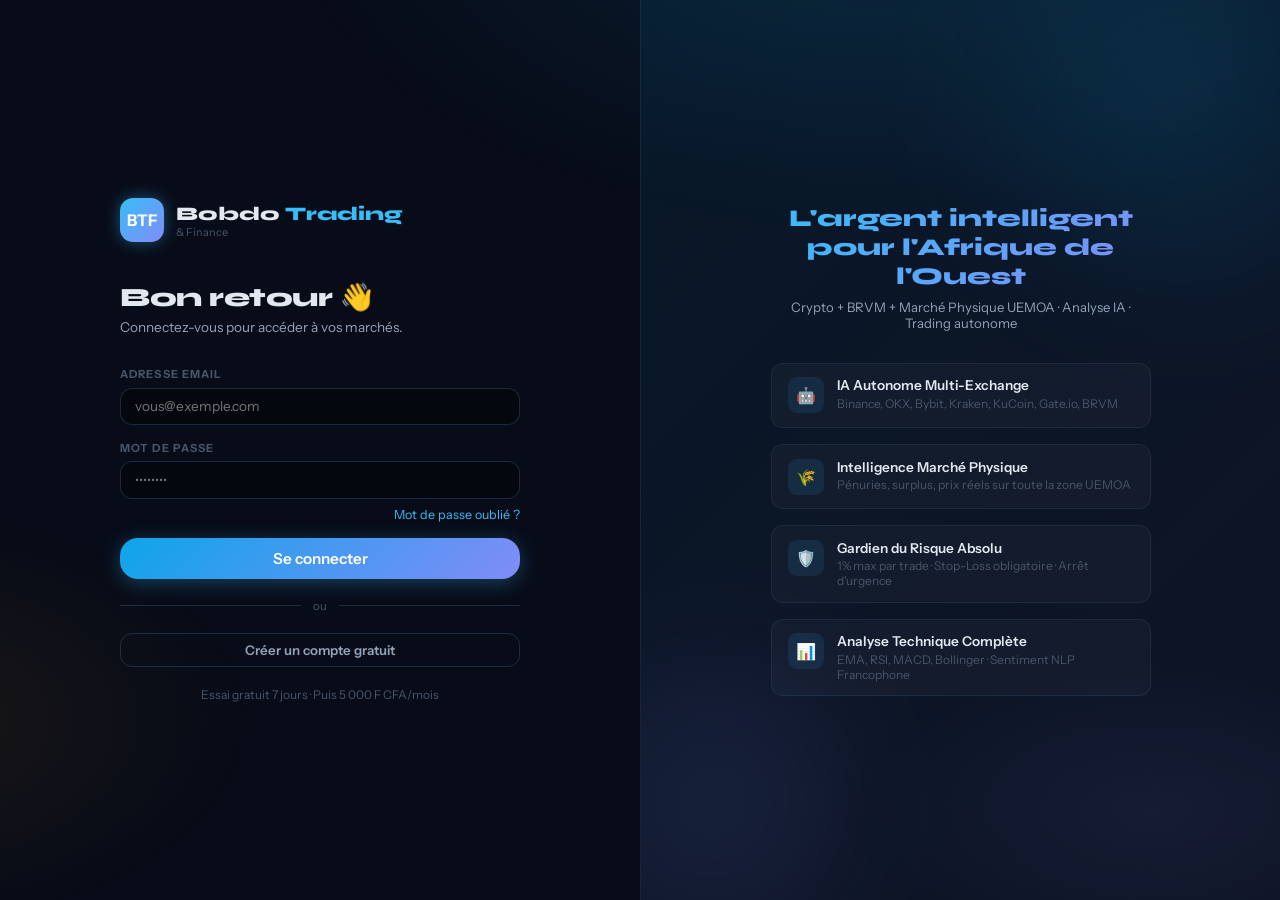
<file: frontend/pages/physical.html>
<!DOCTYPE html>
<html lang="fr">
<head>
<meta charset="UTF-8">
<meta name="viewport" content="width=device-width, initial-scale=1.0">
<title>BTF – Marché Physique UEMOA</title>
<link rel="stylesheet" href="../assets/css/btf.css">
<style>
.app-layout{display:flex;min-height:calc(100vh - 60px);}
.main-area{flex:1;overflow-y:auto;padding:1.5rem;display:flex;flex-direction:column;gap:1.25rem;}

.page-hero{background:linear-gradient(135deg,rgba(245,158,11,.08),rgba(245,158,11,.03));border:1px solid rgba(245,158,11,.2);border-radius:var(--radius-lg);padding:1.5rem 2rem;display:flex;justify-content:space-between;align-items:center;}
.hero-title{font-family:'Syne',sans-serif;font-size:1.4rem;font-weight:800;margin-bottom:.3rem;}
.hero-sub{font-size:.82rem;color:var(--text-dim);}
.hero-stats{display:flex;gap:2rem;}
.hero-stat .val{font-family:'Syne',sans-serif;font-size:1.6rem;font-weight:700;color:var(--gold2);}
.hero-stat .lbl{font-size:.72rem;color:var(--text-muted);}

.country-tabs{display:flex;gap:.35rem;flex-wrap:wrap;margin-bottom:1rem;}
.ctab{padding:.35rem .85rem;border-radius:20px;font-size:.78rem;font-weight:600;cursor:pointer;border:1px solid var(--border);background:transparent;color:var(--text-muted);transition:all .2s;font-family:'Instrument Sans',sans-serif;}
.ctab.active,.ctab:hover{background:rgba(245,158,11,.1);border-color:rgba(245,158,11,.3);color:var(--gold2);}

.grid-3{display:grid;grid-template-columns:repeat(3,1fr);gap:1rem;}
.grid-2{display:grid;grid-template-columns:1fr 1fr;gap:1rem;}

.product-card{background:var(--card);border:1px solid var(--border);border-radius:var(--radius-lg);padding:1rem;transition:all .2s;cursor:pointer;}
.product-card:hover{border-color:var(--border2);transform:translateY(-2px);}
.product-card.critical{border-color:rgba(244,63,94,.3);box-shadow:0 0 20px rgba(244,63,94,.08);}
.product-card.high{border-color:rgba(245,158,11,.25);}
.product-card.low{border-color:rgba(16,185,129,.2);}
.product-header{display:flex;align-items:flex-start;justify-content:space-between;margin-bottom:.75rem;}
.product-name{font-weight:700;font-size:.9rem;margin-bottom:.2rem;}
.product-location{font-size:.72rem;color:var(--text-muted);}
.rarity-ring{width:52px;height:52px;flex-shrink:0;position:relative;}
.rarity-ring svg{width:100%;height:100%;}
.rarity-num{position:absolute;inset:0;display:grid;place-items:center;font-family:'DM Mono',monospace;font-size:.75rem;font-weight:700;}
.product-meta{display:flex;justify-content:space-between;align-items:center;margin-top:.65rem;padding-top:.65rem;border-top:1px solid var(--border);}
.meta-key{font-size:.68rem;color:var(--text-muted);}
.meta-val{font-size:.75rem;font-weight:600;}
.axis-tag{display:inline-flex;align-items:center;gap:.3rem;font-size:.68rem;background:rgba(245,158,11,.08);border:1px solid rgba(245,158,11,.2);color:var(--gold2);padding:.15rem .45rem;border-radius:20px;margin-top:.4rem;}

.axis-card{background:var(--card);border:1px solid var(--border);border-radius:var(--radius-lg);padding:1rem;display:flex;align-items:center;gap:1rem;}
.axis-icon{width:40px;height:40px;border-radius:10px;background:rgba(245,158,11,.1);display:grid;place-items:center;font-size:1.2rem;flex-shrink:0;}
.axis-name{font-weight:700;font-size:.88rem;margin-bottom:.2rem;}
.axis-products{font-size:.72rem;color:var(--text-muted);}
.axis-score{margin-left:auto;text-align:right;}
.axis-score .sc{font-family:'DM Mono',monospace;font-size:1.1rem;font-weight:700;}

@media(max-width:900px){.grid-3{grid-template-columns:1fr 1fr;}.grid-2{grid-template-columns:1fr;}}
@media(max-width:600px){.grid-3{grid-template-columns:1fr;}.hero-stats{display:none;}}
</style>
</head>
<body>
<div class="bg-mesh"></div>

<nav class="navbar">
  <a href="dashboard.html" class="nav-logo"><div class="logo-mark">BTF</div>Bobdo <span style="color:var(--accent);margin:0 .2rem;">Trading</span></a>
  <ul class="nav-links">
    <li><a href="dashboard.html">⚡ Dashboard</a></li>
    <li><a href="markets.html">📊 Marchés</a></li>
    <li><a href="physical.html" class="active">🌾 Marché Physique</a></li>
    <li><a href="settings.html">⚙️ Paramètres</a></li>
    <li><a href="payment.html">💳 Abonnement</a></li>
  </ul>
  <div class="nav-actions">
    <span class="badge badge-gold">● DEMO</span>
    <button class="btn btn-ghost btn-sm" onclick="BTFApi.logout().then(()=>location.href='login.html')">Déconnexion</button>
  </div>
</nav>

<div class="app-layout">
  <aside class="sidebar">
    <div class="sidebar-section">
      <div class="sidebar-label">Navigation</div>
      <ul class="sidebar-menu">
        <li class="sidebar-item" onclick="location.href='dashboard.html'"><span class="sidebar-icon">⚡</span>Dashboard</li>
        <li class="sidebar-item active"><span class="sidebar-icon">🌾</span>Marché Physique</li>
        <li class="sidebar-item" onclick="location.href='markets.html'"><span class="sidebar-icon">📊</span>Trading</li>
      </ul>
    </div>
    <div class="sidebar-section">
      <div class="sidebar-label">Pays UEMOA</div>
      <ul class="sidebar-menu" id="countryMenu">
        <li class="sidebar-item active" onclick="filterCountry('ALL')"><span>🌍</span>Tous les pays</li>
        <li class="sidebar-item" onclick="filterCountry('BF')"><span>🇧🇫</span>Burkina Faso</li>
        <li class="sidebar-item" onclick="filterCountry('CI')"><span>🇨🇮</span>Côte d'Ivoire</li>
        <li class="sidebar-item" onclick="filterCountry('SN')"><span>🇸🇳</span>Sénégal</li>
        <li class="sidebar-item" onclick="filterCountry('ML')"><span>🇲🇱</span>Mali</li>
        <li class="sidebar-item" onclick="filterCountry('TG')"><span>🇹🇬</span>Togo</li>
        <li class="sidebar-item" onclick="filterCountry('BJ')"><span>🇧🇯</span>Bénin</li>
        <li class="sidebar-item" onclick="filterCountry('NE')"><span>🇳🇪</span>Niger</li>
      </ul>
    </div>
  </aside>

  <main class="main-area">
    <!-- HERO -->
    <div class="page-hero">
      <div>
        <div class="hero-title">🌾 Intelligence Marché Physique UEMOA</div>
        <div class="hero-sub">Scanner actif · 8 pays · Détection pénuries, surplus, opportunités en temps réel</div>
        <div style="margin-top:.65rem;display:flex;align-items:center;gap:.5rem;">
          <div class="live-dot"></div>
          <span style="font-size:.75rem;color:var(--text-dim);">Dernière mise à jour : <span id="lastUpdate">–</span></span>
        </div>
      </div>
      <div class="hero-stats">
        <div class="hero-stat"><div class="val" id="statCritical">5</div><div class="lbl">Alertes critiques</div></div>
        <div class="hero-stat"><div class="val" id="statCountries">8</div><div class="lbl">Pays couverts</div></div>
        <div class="hero-stat"><div class="val" id="statProducts">47</div><div class="lbl">Produits suivis</div></div>
      </div>
    </div>

    <!-- AXES LOGISTIQUES -->
    <div>
      <h3 style="font-size:.95rem;font-family:'Syne',sans-serif;margin-bottom:.85rem;color:var(--text-dim);">🚛 Axes Logistiques Stratégiques</h3>
      <div class="grid-2" id="axesGrid"></div>
    </div>

    <!-- FILTRES CATÉGORIE -->
    <div>
      <div class="country-tabs" id="catTabs">
        <button class="ctab active" onclick="filterCat('all',this)">Tous</button>
        <button class="ctab" onclick="filterCat('alimentaire',this)">🐟 Alimentaire</button>
        <button class="ctab" onclick="filterCat('céréales',this)">🌽 Céréales</button>
        <button class="ctab" onclick="filterCat('énergie',this)">⛽ Énergie</button>
        <button class="ctab" onclick="filterCat('élevage',this)">🐄 Élevage</button>
        <button class="ctab" onclick="filterCat('minerai',this)">🥇 Minerais</button>
      </div>

      <h3 style="font-size:.95rem;font-family:'Syne',sans-serif;margin-bottom:.85rem;color:var(--text-dim);">📦 Produits – Indice de Rareté</h3>
      <div class="grid-3" id="productsGrid"></div>
    </div>
  </main>
</div>

<script src="../assets/js/btf-config.js"></script>
<script src="../assets/js/btf-api.js"></script>
<script>
if (!BTFApi.isLoggedIn()) location.href = 'login.html';
document.getElementById('lastUpdate').textContent = new Date().toLocaleTimeString('fr-FR');

// ── DATA ──────────────────────────────────────────────────────────────────────
const AXES = [
  {name:'Abidjan → Ouagadougou',icon:'🚛',products:'Poisson congelé, Produits frais',score:8.1,color:'var(--red2)'},
  {name:'Bobo-Dioulasso Hub',icon:'🌾',products:'Maïs, Sorgho, Mil, Riz',score:4.8,color:'var(--gold2)'},
  {name:'Lomé → Ouagadougou',icon:'🚢',products:'Céréales, Marchandises',score:5.3,color:'var(--gold2)'},
  {name:'Dakar → Bamako',icon:'🐟',products:'Arachides, Poisson, Marchandises',score:3.9,color:'var(--green2)'},
  {name:'Sahel → Ouaga',icon:'🐄',products:'Bétail, Céréales locales',score:6.7,color:'var(--red2)'},
  {name:'Kaya – Dori Axe',icon:'🌾',products:'Sorgho, Mil, Arachides',score:4.1,color:'var(--gold2)'},
];

const PRODUCTS = [
  {name:'Poisson congelé',cat:'alimentaire',country:'BF',city:'Ouagadougou',rarity:8.4,status:'pénurie',axis:'Abidjan→Ouaga',price:'2 800 F/kg'},
  {name:'Carburant essence',cat:'énergie',country:'BF',city:'Ouagadougou',rarity:7.8,status:'pénurie',axis:'Import',price:'1 200 F/L'},
  {name:'Gasoil',cat:'énergie',country:'BF',city:'Bobo-Dioulasso',rarity:6.9,status:'difficile',axis:'Import',price:'1 050 F/L'},
  {name:'Bétail bovin',cat:'élevage',country:'BF',city:'Dori',rarity:6.5,status:'rare',axis:'Sahel→Ouaga',price:'350 000 F/tête'},
  {name:'Oignon local',cat:'alimentaire',country:'BF',city:'Ouahigouya',rarity:5.8,status:'limité',axis:'–',price:'450 F/kg'},
  {name:'Farine de blé',cat:'céréales',country:'BF',city:'Kaya',rarity:5.2,status:'limité',axis:'Import',price:'380 F/kg'},
  {name:'Maïs local',cat:'céréales',country:'BF',city:'Bobo-Dioulasso',rarity:4.8,status:'normal',axis:'Hub Bobo',price:'185 F/kg'},
  {name:'Or (artisanal)',cat:'minerai',country:'BF',city:'Koudougou',rarity:4.2,status:'contrôlé',axis:'Export',price:'45 000 F/g'},
  {name:'Sorgho',cat:'céréales',country:'BF',city:'Kaya',rarity:2.3,status:'surplus',axis:'Kaya-Dori',price:'120 F/kg'},
  {name:'Huile végétale',cat:'alimentaire',country:'CI',city:'Abidjan',rarity:2.1,status:'normal',axis:'Port Abidjan',price:'1 150 F/L'},
  {name:'Riz importé',cat:'céréales',country:'SN',city:'Dakar',rarity:3.1,status:'normal',axis:'Port Dakar',price:'420 F/kg'},
  {name:'Volaille (poulet)',cat:'élevage',country:'CI',city:'Abidjan',rarity:2.8,status:'normal',axis:'Élevages locaux',price:'3 200 F/kg'},
  {name:'Arachides',cat:'minerai',country:'SN',city:'Kaolack',rarity:3.5,status:'normal',axis:'Dakar→Bamako',price:'650 F/kg'},
  {name:'Poisson frais',cat:'alimentaire',country:'TG',city:'Lomé',rarity:2.5,status:'normal',axis:'Côte atlantique',price:'1 800 F/kg'},
  {name:'Coton fibre',cat:'minerai',country:'ML',city:'Bamako',rarity:4.1,status:'limité',axis:'Export',price:'1 200 F/kg'},
];

let currentCat = 'all';
let currentCountry = 'ALL';

function getRarityClass(score) {
  if (score>=7.5) return 'critical';
  if (score>=5.0) return 'high';
  return 'low';
}
function getRarityColor(score) {
  if (score>=7.5) return '#f43f5e';
  if (score>=5.0) return '#f59e0b';
  return '#10b981';
}
function getRarityLabel(score) {
  if (score>=7.5) return '🔴 Critique';
  if (score>=5.0) return '🟡 Élevé';
  if (score>=2.5) return '🟠 Modéré';
  return '🟢 Faible';
}

function renderAxes() {
  document.getElementById('axesGrid').innerHTML = AXES.map(a=>`
    <div class="axis-card">
      <div class="axis-icon">${a.icon}</div>
      <div>
        <div class="axis-name">${a.name}</div>
        <div class="axis-products">${a.products}</div>
      </div>
      <div class="axis-score">
        <div class="sc" style="color:${a.color}">${a.score}/10</div>
        <div style="font-size:.65rem;color:var(--text-muted);">Tension</div>
      </div>
    </div>`).join('');
}

function renderProducts() {
  const filtered = PRODUCTS.filter(p=>{
    const catOk = currentCat==='all' || p.cat===currentCat;
    const countryOk = currentCountry==='ALL' || p.country===currentCountry;
    return catOk && countryOk;
  });
  document.getElementById('productsGrid').innerHTML = filtered.map(p=>{
    const pct = p.rarity/10;
    const circumference = 2*Math.PI*20;
    const dash = circumference*pct;
    const color = getRarityColor(p.rarity);
    const cls = getRarityClass(p.rarity);
    return `
    <div class="product-card ${cls}">
      <div class="product-header">
        <div>
          <div class="product-name">${p.name}</div>
          <div class="product-location">📍 ${p.city}, ${p.country}</div>
          ${p.axis!=='–'?`<div class="axis-tag">🚛 ${p.axis}</div>`:''}
        </div>
        <div class="rarity-ring">
          <svg viewBox="0 0 48 48">
            <circle cx="24" cy="24" r="20" fill="none" stroke="rgba(255,255,255,.06)" stroke-width="4"/>
            <circle cx="24" cy="24" r="20" fill="none" stroke="${color}" stroke-width="4"
              stroke-dasharray="${dash} ${circumference}"
              stroke-dashoffset="${circumference*.25}"
              stroke-linecap="round"/>
          </svg>
          <div class="rarity-num" style="color:${color}">${p.rarity}</div>
        </div>
      </div>
      <div class="product-meta">
        <div>
          <div class="meta-key">Statut</div>
          <div class="meta-val" style="color:${color}">${p.status}</div>
        </div>
        <div style="text-align:right;">
          <div class="meta-key">Prix local</div>
          <div class="meta-val mono">${p.price}</div>
        </div>
      </div>
    </div>`;
  }).join('');
  if (!filtered.length) {
    document.getElementById('productsGrid').innerHTML = `<div style="grid-column:1/-1;text-align:center;padding:3rem;color:var(--text-muted);">Aucun produit pour ce filtre.</div>`;
  }
}

function filterCat(cat, btn) {
  currentCat = cat;
  document.querySelectorAll('.ctab').forEach(b=>b.classList.remove('active'));
  btn.classList.add('active');
  renderProducts();
}

function filterCountry(code) {
  currentCountry = code;
  document.querySelectorAll('#countryMenu .sidebar-item').forEach(i=>i.classList.remove('active'));
  event.target.closest('.sidebar-item').classList.add('active');
  renderProducts();
}

renderAxes();
renderProducts();
setInterval(()=>{
  document.getElementById('lastUpdate').textContent = new Date().toLocaleTimeString('fr-FR');
}, 60000);
</script>
</body>
</html>
</file>
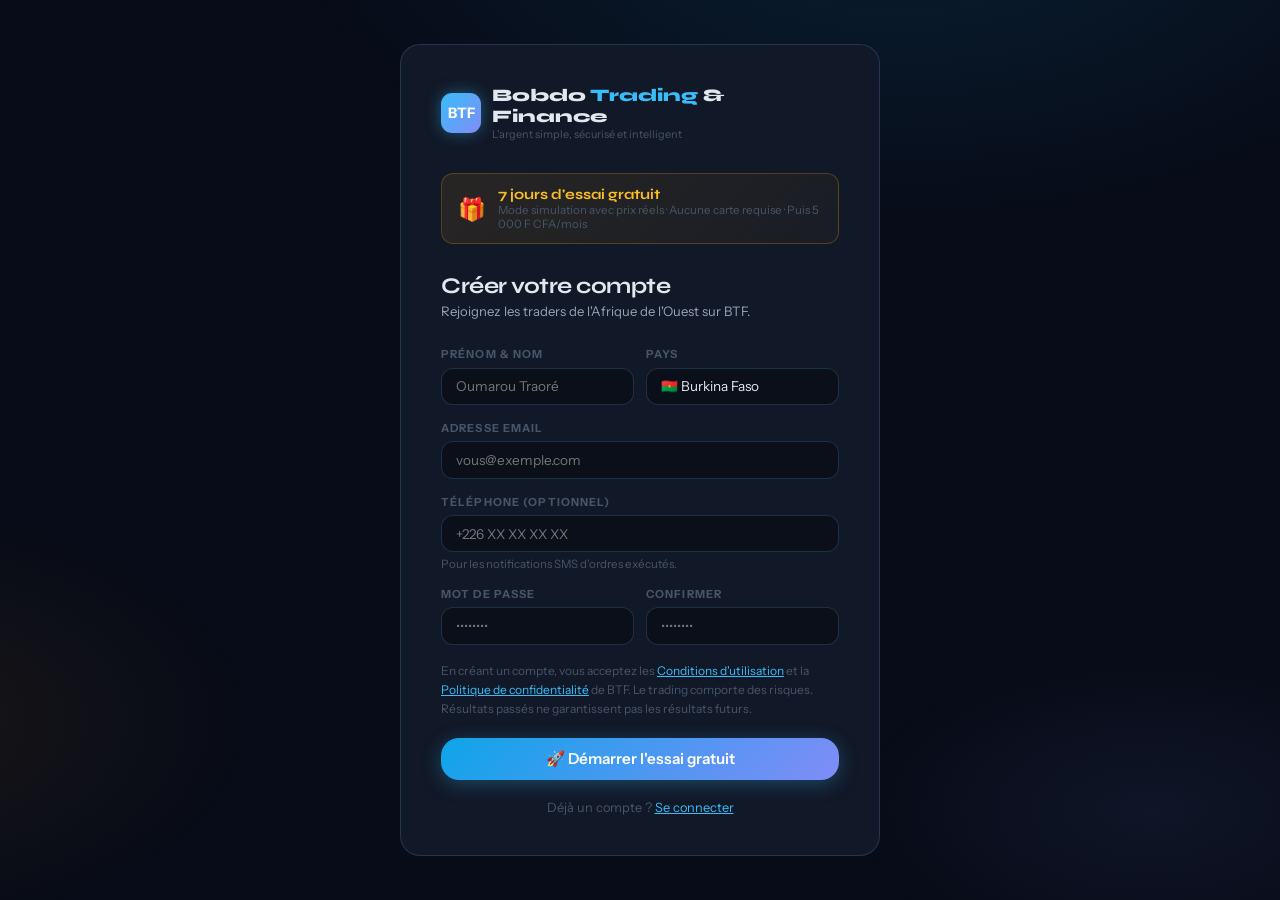
<file: frontend/pages/register.html>
<!DOCTYPE html>
<html lang="fr">
<head>
<meta charset="UTF-8">
<meta name="viewport" content="width=device-width, initial-scale=1.0">
<title>BTF – Créer un compte</title>
<link rel="stylesheet" href="../assets/css/btf.css">
<style>
.auth-shell {
  min-height:100vh;
  display:flex; align-items:center; justify-content:center;
  padding:2rem 1rem;
}
.auth-box {
  width:100%; max-width:480px;
  background:var(--card);
  border:1px solid var(--border2);
  border-radius:20px;
  padding:2.5rem;
  position:relative; z-index:1;
}
.auth-logo {
  display:flex; align-items:center; gap:.7rem;
  margin-bottom:2rem;
}
.auth-logo .logo-mark { width:40px;height:40px;font-size:.9rem;border-radius:11px; }
.auth-logo .name { font-family:'Syne',sans-serif; font-size:1.1rem; font-weight:800; }
.auth-logo .name span { color:var(--accent); }

.trial-banner {
  display:flex; align-items:center; gap:.75rem;
  background:linear-gradient(135deg,rgba(245,158,11,.1),rgba(245,158,11,.04));
  border:1px solid rgba(245,158,11,.25);
  border-radius:var(--radius);
  padding:.75rem 1rem;
  margin-bottom:1.75rem;
}
.trial-banner .icon { font-size:1.4rem; }
.trial-banner .info .days {
  font-family:'Syne',sans-serif; font-size:.9rem; font-weight:700; color:var(--gold2);
}
.trial-banner .info .sub { font-size:.72rem; color:var(--text-muted); }
</style>
</head>
<body>
<div class="bg-mesh"></div>

<div class="auth-shell">
  <div class="auth-box slide-up">
    <div class="auth-logo">
      <div class="logo-mark">BTF</div>
      <div>
        <div class="name">Bobdo <span>Trading</span> & Finance</div>
        <div style="font-size:.68rem;color:var(--text-muted);">L'argent simple, sécurisé et intelligent</div>
      </div>
    </div>

    <div class="trial-banner">
      <div class="icon">🎁</div>
      <div class="info">
        <div class="days">7 jours d'essai gratuit</div>
        <div class="sub">Mode simulation avec prix réels · Aucune carte requise · Puis 5 000 F CFA/mois</div>
      </div>
    </div>

    <h1 style="font-size:1.4rem;margin-bottom:.25rem;">Créer votre compte</h1>
    <p style="font-size:.82rem;color:var(--text-dim);margin-bottom:1.75rem;">
      Rejoignez les traders de l'Afrique de l'Ouest sur BTF.
    </p>

    <div id="registerAlert"></div>

    <div class="form-row">
      <div class="form-group">
        <label class="form-label">Prénom & Nom</label>
        <input type="text" id="fullName" class="form-input" placeholder="Oumarou Traoré">
      </div>
      <div class="form-group">
        <label class="form-label">Pays</label>
        <select id="country" class="form-select">
          <option value="BF">🇧🇫 Burkina Faso</option>
          <option value="CI">🇨🇮 Côte d'Ivoire</option>
          <option value="SN">🇸🇳 Sénégal</option>
          <option value="ML">🇲🇱 Mali</option>
          <option value="TG">🇹🇬 Togo</option>
          <option value="BJ">🇧🇯 Bénin</option>
          <option value="NE">🇳🇪 Niger</option>
          <option value="GW">🇬🇼 Guinée-Bissau</option>
        </select>
      </div>
    </div>

    <div class="form-group">
      <label class="form-label">Adresse Email</label>
      <input type="email" id="email" class="form-input" placeholder="vous@exemple.com">
    </div>

    <div class="form-group">
      <label class="form-label">Téléphone (optionnel)</label>
      <input type="tel" id="phone" class="form-input" placeholder="+226 XX XX XX XX">
      <p class="form-hint">Pour les notifications SMS d'ordres exécutés.</p>
    </div>

    <div class="form-row">
      <div class="form-group">
        <label class="form-label">Mot de passe</label>
        <input type="password" id="password" class="form-input" placeholder="••••••••">
      </div>
      <div class="form-group">
        <label class="form-label">Confirmer</label>
        <input type="password" id="password2" class="form-input" placeholder="••••••••">
      </div>
    </div>

    <div style="font-size:.75rem;color:var(--text-muted);margin-bottom:1.25rem;line-height:1.6;">
      En créant un compte, vous acceptez les 
      <a href="#" style="color:var(--accent);">Conditions d'utilisation</a> et la 
      <a href="#" style="color:var(--accent);">Politique de confidentialité</a> de BTF.
      Le trading comporte des risques. Résultats passés ne garantissent pas les résultats futurs.
    </div>

    <button class="btn btn-primary btn-full btn-lg" id="registerBtn" onclick="doRegister()">
      🚀 Démarrer l'essai gratuit
    </button>

    <div style="text-align:center;margin-top:1.25rem;font-size:.8rem;color:var(--text-muted);">
      Déjà un compte ? <a href="login.html" style="color:var(--accent);">Se connecter</a>
    </div>
  </div>
</div>

<script src="../assets/js/btf-config.js"></script>
<script src="../assets/js/btf-api.js"></script>
<script>
if (BTFApi.isLoggedIn()) window.location.href = 'dashboard.html';

async function doRegister() {
  const fullName = document.getElementById('fullName').value.trim();
  const email    = document.getElementById('email').value.trim();
  const phone    = document.getElementById('phone').value.trim();
  const country  = document.getElementById('country').value;
  const password = document.getElementById('password').value;
  const password2= document.getElementById('password2').value;
  const btn      = document.getElementById('registerBtn');
  const alertEl  = document.getElementById('registerAlert');

  alertEl.innerHTML = '';
  if (!fullName || !email || !password) {
    alertEl.innerHTML = `<div class="alert alert-error">Veuillez remplir tous les champs obligatoires.</div>`; return;
  }
  if (password.length < 8) {
    alertEl.innerHTML = `<div class="alert alert-error">Le mot de passe doit contenir au moins 8 caractères.</div>`; return;
  }
  if (password !== password2) {
    alertEl.innerHTML = `<div class="alert alert-error">Les mots de passe ne correspondent pas.</div>`; return;
  }

  UI.loading(btn, true);
  try {
    await BTFApi.register({ full_name: fullName, email, phone: phone || null, password, country });
    // Auto-login
    const loginRes = await BTFApi.login(email, password);
    BTFApi.saveTokens(loginRes.access_token, loginRes.refresh_token);
    try {
      const user = await BTFApi.getMe();
      BTFApi.saveUser(user);
    } catch(_) {}
    UI.toast('✅ Compte créé ! 7 jours d\'essai démarrés.', 'success');
    setTimeout(() => window.location.href = 'dashboard.html', 800);
  } catch (e) {
    alertEl.innerHTML = `<div class="alert alert-error">${e.detail || 'Erreur lors de la création du compte.'}</div>`;
    UI.loading(btn, false);
  }
}
</script>
</body>
</html>
</file>
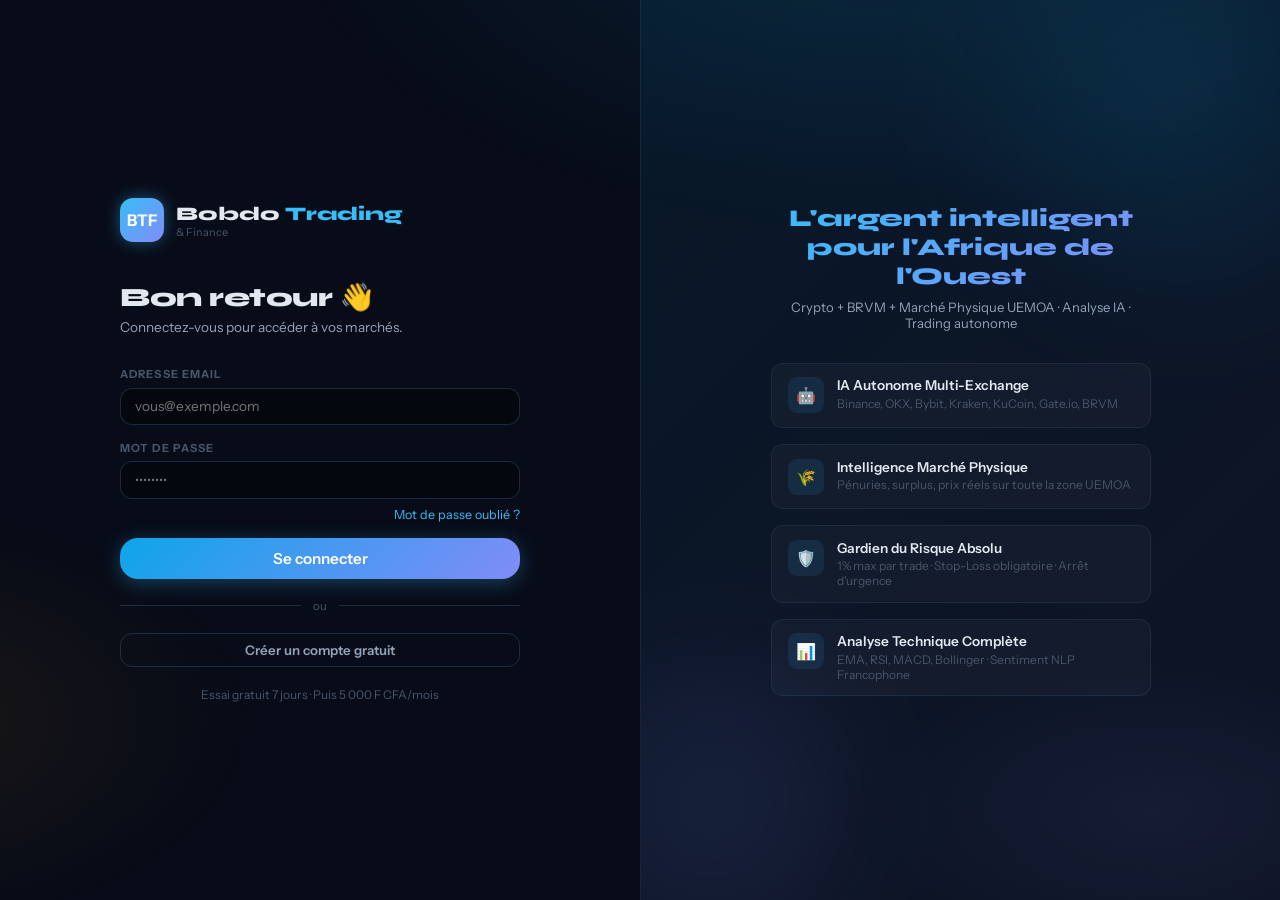
<file: frontend/pages/settings.html>
<!DOCTYPE html>
<html lang="fr">
<head>
<meta charset="UTF-8">
<meta name="viewport" content="width=device-width, initial-scale=1.0">
<title>BTF – Paramètres</title>
<link rel="stylesheet" href="../assets/css/btf.css">
<style>
.app-layout{display:flex;min-height:calc(100vh - 60px);}
.main-area{flex:1;overflow-y:auto;padding:1.5rem 2rem;max-width:900px;}

.settings-tabs{display:flex;gap:.35rem;background:rgba(0,0,0,.25);border-radius:12px;padding:4px;margin-bottom:1.75rem;}
.stab{flex:1;padding:.5rem;border-radius:9px;font-size:.8rem;font-weight:600;border:none;background:transparent;color:var(--text-muted);cursor:pointer;font-family:'Instrument Sans',sans-serif;transition:all .2s;text-align:center;}
.stab.active{background:var(--card2);color:var(--text);box-shadow:0 2px 8px rgba(0,0,0,.3);}
.stab-section{display:none;}
.stab-section.show{display:flex;flex-direction:column;gap:1.25rem;}

/* API KEYS */
.exchange-grid{display:grid;grid-template-columns:repeat(3,1fr);gap:.85rem;margin-bottom:1.25rem;}
.exchange-card{
  background:var(--card2);border:2px solid var(--border);border-radius:var(--radius-lg);
  padding:.9rem;cursor:pointer;transition:all .2s;text-align:center;
}
.exchange-card:hover,.exchange-card.selected{border-color:var(--accent);background:rgba(56,189,248,.06);}
.exchange-card.connected{border-color:var(--green);background:rgba(16,185,129,.04);}
.exch-icon{font-size:1.8rem;margin-bottom:.3rem;}
.exch-name{font-size:.8rem;font-weight:700;}
.exch-status{font-size:.65rem;margin-top:.25rem;}

/* RISK */
.risk-setting{display:flex;align-items:center;justify-content:space-between;padding:.85rem 0;border-bottom:1px solid var(--border);}
.risk-setting:last-child{border-bottom:none;}
.risk-setting-info .title{font-size:.88rem;font-weight:600;margin-bottom:.2rem;}
.risk-setting-info .desc{font-size:.73rem;color:var(--text-muted);}
.risk-setting-control{display:flex;align-items:center;gap:.5rem;flex-shrink:0;}
.num-input{width:80px;background:rgba(0,0,0,.35);border:1px solid var(--border2);border-radius:8px;padding:.4rem .6rem;color:var(--text);font-size:.85rem;font-family:'DM Mono',monospace;text-align:center;outline:none;}
.num-input:focus{border-color:var(--accent);}

/* SECURITY */
.security-row{display:flex;align-items:center;justify-content:space-between;padding:1rem;background:var(--card2);border:1px solid var(--border);border-radius:var(--radius-lg);margin-bottom:.75rem;}
.security-info .title{font-size:.88rem;font-weight:600;margin-bottom:.2rem;}
.security-info .desc{font-size:.73rem;color:var(--text-muted);}

/* PROFILE */
.avatar-circle{width:64px;height:64px;border-radius:50%;background:linear-gradient(135deg,var(--accent),var(--purple));display:grid;place-items:center;font-size:1.5rem;font-weight:800;font-family:'Syne',sans-serif;color:#fff;box-shadow:0 0 20px rgba(56,189,248,.3);}

/* TOTP QR */
.qr-box{background:var(--card2);border:1px solid var(--border2);border-radius:var(--radius-lg);padding:1.5rem;text-align:center;}
.qr-code{width:160px;height:160px;background:#fff;border-radius:12px;margin:0 auto 1rem;display:grid;place-items:center;font-size:.7rem;color:#333;padding:.5rem;}

@media(max-width:768px){.exchange-grid{grid-template-columns:1fr 1fr;}}
</style>
</head>
<body>
<div class="bg-mesh"></div>

<nav class="navbar">
  <a href="dashboard.html" class="nav-logo"><div class="logo-mark">BTF</div>Bobdo <span style="color:var(--accent);margin:0 .2rem;">Trading</span></a>
  <ul class="nav-links">
    <li><a href="dashboard.html">⚡ Dashboard</a></li>
    <li><a href="markets.html">📊 Marchés</a></li>
    <li><a href="physical.html">🌾 Marché Physique</a></li>
    <li><a href="settings.html" class="active">⚙️ Paramètres</a></li>
    <li><a href="payment.html">💳 Abonnement</a></li>
  </ul>
  <div class="nav-actions">
    <span class="badge badge-gold" id="statusBadge">● DEMO</span>
    <button class="btn btn-ghost btn-sm" onclick="BTFApi.logout().then(()=>location.href='login.html')">Déconnexion</button>
  </div>
</nav>

<div class="app-layout">
  <aside class="sidebar">
    <div class="sidebar-section">
      <div class="sidebar-label">Navigation</div>
      <ul class="sidebar-menu">
        <li class="sidebar-item" onclick="location.href='dashboard.html'"><span class="sidebar-icon">⚡</span>Dashboard</li>
        <li class="sidebar-item" onclick="location.href='markets.html'"><span class="sidebar-icon">📊</span>Marchés</li>
        <li class="sidebar-item active"><span class="sidebar-icon">⚙️</span>Paramètres</li>
        <li class="sidebar-item" onclick="location.href='payment.html'"><span class="sidebar-icon">💳</span>Paiement</li>
      </ul>
    </div>
  </aside>

  <main class="main-area">
    <div style="margin-bottom:1.5rem;">
      <h1 style="font-size:1.3rem;margin-bottom:.25rem;">⚙️ Paramètres</h1>
      <p style="font-size:.82rem;color:var(--text-dim);">Gérez vos clés API, profil de risque et sécurité.</p>
    </div>

    <!-- TABS -->
    <div class="settings-tabs">
      <button class="stab active" onclick="showTab('profile',this)">👤 Profil</button>
      <button class="stab" onclick="showTab('apikeys',this)">🔑 Clés API</button>
      <button class="stab" onclick="showTab('risk',this)">🛡️ Risk Manager</button>
      <button class="stab" onclick="showTab('security',this)">🔒 Sécurité</button>
      <button class="stab" onclick="showTab('trading',this)">⚡ Trading</button>
    </div>

    <!-- ── PROFIL ──────────────────────────────────────────────────── -->
    <div class="stab-section show" id="tab-profile">
      <div class="card">
        <div class="card-header"><span class="card-title">Informations Personnelles</span></div>
        <div style="display:flex;align-items:center;gap:1.25rem;margin-bottom:1.5rem;">
          <div class="avatar-circle" id="avatarCircle">?</div>
          <div>
            <div style="font-family:'Syne',sans-serif;font-size:1.1rem;font-weight:700;" id="profileName">–</div>
            <div style="font-size:.8rem;color:var(--text-muted);" id="profileEmail">–</div>
            <div style="margin-top:.4rem;" id="profileStatusBadge">–</div>
          </div>
        </div>
        <div id="profileAlert"></div>
        <div class="form-row">
          <div class="form-group"><label class="form-label">Nom complet</label><input type="text" id="pFullName" class="form-input"></div>
          <div class="form-group"><label class="form-label">Téléphone</label><input type="tel" id="pPhone" class="form-input"></div>
        </div>
        <div class="form-row">
          <div class="form-group">
            <label class="form-label">Pays</label>
            <select id="pCountry" class="form-select">
              <option value="BF">🇧🇫 Burkina Faso</option><option value="CI">🇨🇮 Côte d'Ivoire</option>
              <option value="SN">🇸🇳 Sénégal</option><option value="ML">🇲🇱 Mali</option>
              <option value="TG">🇹🇬 Togo</option><option value="BJ">🇧🇯 Bénin</option>
              <option value="NE">🇳🇪 Niger</option>
            </select>
          </div>
          <div class="form-group">
            <label class="form-label">Mode de trading</label>
            <select id="pMode" class="form-select">
              <option value="demo">🎮 Démo (simulation)</option>
              <option value="real">💰 Réel</option>
            </select>
          </div>
        </div>
        <button class="btn btn-primary" onclick="saveProfile()">💾 Sauvegarder</button>
      </div>
    </div>

    <!-- ── CLÉS API ────────────────────────────────────────────────── -->
    <div class="stab-section" id="tab-apikeys">
      <div class="card">
        <div class="card-header">
          <span class="card-title">🔑 Connexions Exchanges</span>
          <span class="badge badge-blue">Chiffrement AES-256</span>
        </div>
        <div class="alert alert-warning" style="margin-bottom:1.25rem;">
          ⚠️ BTF ne demande que les droits <strong>Lecture + Trading</strong>. Les droits de <strong>Retrait sont interdits</strong>. Vérifiez les permissions lors de la création de vos clés API sur chaque exchange.
        </div>
        <div class="exchange-grid" id="exchangeGrid">
          <!-- Généré par JS -->
        </div>
        <div id="apiKeyForm" style="display:none;">
          <div style="background:var(--card2);border:1px solid var(--border2);border-radius:var(--radius-lg);padding:1.1rem;">
            <div style="font-family:'Syne',sans-serif;font-size:.9rem;font-weight:700;margin-bottom:1rem;" id="apiFormTitle">Connecter –</div>
            <div id="apiFormAlert"></div>
            <div class="form-group"><label class="form-label">Clé API</label><input type="text" id="apiKey" class="form-input mono" placeholder="Clé publique API"></div>
            <div class="form-group"><label class="form-label">Secret API</label><input type="password" id="apiSecret" class="form-input mono" placeholder="Secret API"></div>
            <div class="form-group" id="passphraseGroup" style="display:none;">
              <label class="form-label">Passphrase (OKX, Kucoin)</label>
              <input type="password" id="apiPassphrase" class="form-input mono" placeholder="Passphrase">
            </div>
            <div style="font-size:.73rem;color:var(--text-muted);margin-bottom:1rem;line-height:1.6;">
              🔒 Vos clés sont chiffrées en AES-256 (Fernet) avant stockage. Elles ne sont jamais affichées en clair.
            </div>
            <div style="display:flex;gap:.75rem;">
              <button class="btn btn-primary" id="saveApiBtn" onclick="saveApiKey()">🔗 Connecter</button>
              <button class="btn btn-ghost" onclick="cancelApiForm()">Annuler</button>
            </div>
          </div>
        </div>
        <div id="connectedKeys" style="margin-top:1rem;"></div>
      </div>
    </div>

    <!-- ── RISK MANAGER ───────────────────────────────────────────── -->
    <div class="stab-section" id="tab-risk">
      <div class="card">
        <div class="card-header">
          <span class="card-title">🛡️ Gardien du Risque</span>
          <span class="badge badge-red">Priorité Absolue</span>
        </div>
        <div class="alert alert-info" style="margin-bottom:1rem;">
          Le Gardien du Risque dispose d'un <strong>droit de veto absolu</strong> sur tous les ordres. Ces paramètres s'appliquent en mode réel ET autonome.
        </div>
        <div id="riskAlert"></div>
        <div class="risk-setting">
          <div class="risk-setting-info">
            <div class="title">Risque maximum par trade</div>
            <div class="desc">% du capital total risqué sur un seul ordre. Maximum recommandé : 1%.</div>
          </div>
          <div class="risk-setting-control">
            <input type="number" id="maxRisk" class="num-input" value="1.0" min="0.1" max="3" step="0.1">
            <span style="font-size:.8rem;color:var(--text-muted);">%</span>
          </div>
        </div>
        <div class="risk-setting">
          <div class="risk-setting-info">
            <div class="title">Drawdown quotidien maximum</div>
            <div class="desc">Arrêt d'urgence automatique 24h si atteint. Limite absolue : 2%.</div>
          </div>
          <div class="risk-setting-control">
            <input type="number" id="maxDrawdown" class="num-input" value="2.0" min="0.5" max="5" step="0.1">
            <span style="font-size:.8rem;color:var(--text-muted);">%</span>
          </div>
        </div>
        <div class="risk-setting">
          <div class="risk-setting-info">
            <div class="title">Stop-Loss obligatoire</div>
            <div class="desc">Aucun ordre ne peut être exécuté sans Stop-Loss défini.</div>
          </div>
          <div class="risk-setting-control">
            <div class="toggle-wrap" onclick="toggleSlObligation()">
              <div class="toggle on" id="slToggle"><div class="toggle-knob"></div></div>
            </div>
          </div>
        </div>
        <div class="risk-setting">
          <div class="risk-setting-info">
            <div class="title">Take-Profit recommandé</div>
            <div class="desc">Alerter si un ordre est passé sans Take-Profit.</div>
          </div>
          <div class="risk-setting-control">
            <div class="toggle-wrap" onclick="toggleTpObligation()">
              <div class="toggle on" id="tpToggle"><div class="toggle-knob"></div></div>
            </div>
          </div>
        </div>
        <div class="risk-setting">
          <div class="risk-setting-info">
            <div class="title">Nombre maximum de trades ouverts</div>
            <div class="desc">Limite le nombre de positions simultanées.</div>
          </div>
          <div class="risk-setting-control">
            <input type="number" id="maxTrades" class="num-input" value="10" min="1" max="50">
          </div>
        </div>
        <div style="margin-top:1.25rem;display:flex;gap:.75rem;">
          <button class="btn btn-primary" onclick="saveRiskProfile()">💾 Sauvegarder</button>
          <button class="btn btn-ghost" onclick="resetRisk()">↺ Valeurs par défaut</button>
        </div>
        <!-- DRAWDOWN STATUS -->
        <div style="margin-top:1.25rem;padding-top:1.25rem;border-top:1px solid var(--border);">
          <div style="font-weight:700;font-size:.88rem;margin-bottom:.85rem;">📊 Statut Drawdown Actuel</div>
          <div style="display:flex;justify-content:space-between;margin-bottom:.4rem;font-size:.78rem;">
            <span class="text-muted">Drawdown aujourd'hui</span>
            <span class="mono text-gold" id="currentDrawdown">0.00% / 2.00%</span>
          </div>
          <div class="progress"><div class="progress-fill fill-gold" id="drawdownBar" style="width:0%"></div></div>
          <div style="font-size:.73rem;color:var(--text-muted);margin-top:.4rem;" id="emergencyInfo">✅ Aucun arrêt d'urgence actif</div>
        </div>
      </div>
    </div>

    <!-- ── SÉCURITÉ ────────────────────────────────────────────────── -->
    <div class="stab-section" id="tab-security">
      <!-- 2FA / TOTP -->
      <div class="card">
        <div class="card-header"><span class="card-title">🔐 Authentification à Deux Facteurs (2FA)</span></div>
        <div id="totpStatus">
          <div class="security-row" style="margin-bottom:0;">
            <div class="security-info">
              <div class="title">TOTP (Google Authenticator / Authy)</div>
              <div class="desc" id="totpDesc">Non activé. Fortement recommandé pour protéger votre compte.</div>
            </div>
            <button class="btn btn-primary btn-sm" id="totpActionBtn" onclick="setupTotp()">Activer</button>
          </div>
        </div>
        <div id="totpSetupBox" style="display:none;">
          <div class="qr-box" style="margin-top:1rem;">
            <div style="font-size:.82rem;color:var(--text-dim);margin-bottom:.75rem;">
              1. Scannez ce QR code avec votre application<br>
              2. Entrez le code à 6 chiffres pour confirmer
            </div>
            <div class="qr-code" id="qrCode">QR Code<br><small>Chargement…</small></div>
            <div style="font-size:.72rem;color:var(--text-muted);margin-bottom:.75rem;">
              Clé manuelle : <span class="mono text-accent" id="totpSecretDisplay">–</span>
            </div>
            <div style="display:flex;gap:.5rem;justify-content:center;align-items:center;flex-wrap:wrap;">
              <input type="text" id="totpConfirmCode" class="form-input mono" maxlength="6" placeholder="000000"
                style="width:120px;text-align:center;font-size:1.2rem;letter-spacing:.2em;">
              <button class="btn btn-success" onclick="confirmTotp()">✅ Confirmer</button>
              <button class="btn btn-ghost btn-sm" onclick="cancelTotp()">Annuler</button>
            </div>
          </div>
        </div>
      </div>

      <!-- MOT DE PASSE -->
      <div class="card">
        <div class="card-header"><span class="card-title">🔑 Changer le Mot de Passe</span></div>
        <div id="pwdAlert"></div>
        <div class="form-group"><label class="form-label">Mot de passe actuel</label><input type="password" id="oldPwd" class="form-input"></div>
        <div class="form-row">
          <div class="form-group"><label class="form-label">Nouveau mot de passe</label><input type="password" id="newPwd" class="form-input"></div>
          <div class="form-group"><label class="form-label">Confirmer</label><input type="password" id="confirmPwd" class="form-input"></div>
        </div>
        <button class="btn btn-primary" onclick="changePassword()">🔐 Changer le mot de passe</button>
      </div>

      <!-- SESSIONS -->
      <div class="card">
        <div class="card-header"><span class="card-title">📱 Informations de Sécurité</span></div>
        <div class="security-row">
          <div class="security-info">
            <div class="title">Journalisation complète</div>
            <div class="desc">Toutes vos actions sont enregistrées de façon immuable.</div>
          </div>
          <span class="badge badge-green">✓ Actif</span>
        </div>
        <div class="security-row">
          <div class="security-info">
            <div class="title">Chiffrement des clés API</div>
            <div class="desc">Fernet AES-256. Jamais stockées en clair.</div>
          </div>
          <span class="badge badge-green">✓ AES-256</span>
        </div>
        <div class="security-row">
          <div class="security-info">
            <div class="title">Droits de retrait interdits</div>
            <div class="desc">BTF ne peut jamais retirer vos fonds. Lecture + Trading uniquement.</div>
          </div>
          <span class="badge badge-green">✓ Garanti</span>
        </div>
      </div>
    </div>

    <!-- ── TRADING ────────────────────────────────────────────────── -->
    <div class="stab-section" id="tab-trading">
      <div class="card">
        <div class="card-header"><span class="card-title">🤖 Mode Autonome IA</span></div>
        <div class="alert alert-warning">
          En activant le mode autonome, vous autorisez l'IA BTF à analyser les marchés et exécuter des ordres automatiquement en votre nom. Le Gardien du Risque conserve son veto absolu.
        </div>
        <div class="security-row">
          <div class="security-info">
            <div class="title">Mode Autonome</div>
            <div class="desc" id="autoDesc">L'IA analysera et exécutera automatiquement.</div>
          </div>
          <div class="toggle-wrap">
            <div class="toggle" id="autoModeTog" onclick="toggleAutoMode()"><div class="toggle-knob"></div></div>
          </div>
        </div>
        <div class="security-row">
          <div class="security-info">
            <div class="title">Scanner de marché physique</div>
            <div class="desc">Analyse des pénuries et opportunités UEMOA toutes les heures.</div>
          </div>
          <span class="badge badge-green">✓ Actif</span>
        </div>
        <div class="security-row">
          <div class="security-info">
            <div class="title">Notifications d'ordres</div>
            <div class="desc">Email + SMS pour chaque ordre exécuté en mode réel.</div>
          </div>
          <div class="toggle-wrap">
            <div class="toggle on" id="notifTog"><div class="toggle-knob"></div></div>
          </div>
        </div>
      </div>

      <!-- EXCHANGES watchlist -->
      <div class="card">
        <div class="card-header"><span class="card-title">📡 Watchlist IA Autonome</span></div>
        <p style="font-size:.8rem;color:var(--text-dim);margin-bottom:1rem;">Actifs surveillés et tradés automatiquement par l'IA.</p>
        <div style="display:flex;flex-direction:column;gap:.5rem;">
          <div id="watchlistItems"></div>
        </div>
      </div>
    </div>

  </main>
</div>

<script src="../assets/js/btf-config.js"></script>
<script src="../assets/js/btf-api.js"></script>
<script>
if (!BTFApi.isLoggedIn()) location.href = 'login.html';

const EXCHANGES = [
  {id:'binance',  name:'Binance',   icon:'🟡', hasPassphrase:false},
  {id:'okx',      name:'OKX',       icon:'⚫', hasPassphrase:true},
  {id:'bybit',    name:'Bybit',     icon:'🟠', hasPassphrase:false},
  {id:'kraken',   name:'Kraken',    icon:'🟣', hasPassphrase:false},
  {id:'kucoin',   name:'KuCoin',    icon:'🟢', hasPassphrase:true},
  {id:'gateio',   name:'Gate.io',   icon:'🔵', hasPassphrase:false},
  {id:'coinbase', name:'Coinbase',  icon:'🔷', hasPassphrase:false},
  {id:'brvm',     name:'BRVM',      icon:'🏦', hasPassphrase:false},
];

const WATCHLIST = [
  {symbol:'BTC/USDT',exchange:'Binance',type:'Crypto'},
  {symbol:'ETH/USDT',exchange:'Binance',type:'Crypto'},
  {symbol:'BNB/USDT',exchange:'Binance',type:'Crypto'},
  {symbol:'SOL/USDT',exchange:'OKX',type:'Crypto'},
  {symbol:'SONATEL',exchange:'BRVM',type:'Action'},
  {symbol:'CORIS BANK',exchange:'BRVM',type:'Action'},
  {symbol:'ECOBANK CI',exchange:'BRVM',type:'Action'},
];

let connectedKeys = [];
let selectedExchange = null;
let autoEnabled = false;
let slRequired = true;
let tpRequired = true;

// ── TABS ──────────────────────────────────────────────────────────────────────
function showTab(name, btn) {
  document.querySelectorAll('.stab-section').forEach(s=>s.classList.remove('show'));
  document.getElementById('tab-'+name).classList.add('show');
  document.querySelectorAll('.stab').forEach(b=>b.classList.remove('active'));
  btn.classList.add('active');
}

// ── LOAD USER ─────────────────────────────────────────────────────────────────
async function loadUser() {
  try {
    const u = await BTFApi.getMe();
    BTFApi.saveUser(u);
    const initial = (u.full_name||'?').charAt(0).toUpperCase();
    document.getElementById('avatarCircle').textContent = initial;
    document.getElementById('profileName').textContent  = u.full_name||'–';
    document.getElementById('profileEmail').textContent = u.email||'–';
    document.getElementById('pFullName').value = u.full_name||'';
    document.getElementById('pPhone').value    = u.phone||'';
    document.getElementById('pCountry').value  = u.country||'BF';
    document.getElementById('pMode').value     = u.trading_mode||'demo';
    const statusMap={trial:'badge-gold',active:'badge-green',expired:'badge-red'};
    document.getElementById('profileStatusBadge').innerHTML =
      `<span class="badge ${statusMap[u.status]||'badge-muted'}">${u.status}</span>`;
    if (u.totp_enabled) {
      document.getElementById('totpDesc').textContent = '✅ TOTP activé – Votre compte est protégé.';
      document.getElementById('totpActionBtn').textContent = 'Désactiver';
      document.getElementById('totpActionBtn').className = 'btn btn-danger btn-sm';
    }
    autoEnabled = u.autonomous_enabled||false;
    document.getElementById('autoModeTog').classList.toggle('on', autoEnabled);
    document.getElementById('autoDesc').textContent = autoEnabled ?
      '🤖 L\'IA trade automatiquement pour vous.' :
      'L\'IA analysera et exécutera automatiquement.';
    if (u.status==='active') {
      document.getElementById('statusBadge').textContent='● ACTIF';
      document.getElementById('statusBadge').className='badge badge-green';
    }
  } catch(_) {}
}

// ── SAVE PROFILE ──────────────────────────────────────────────────────────────
async function saveProfile() {
  const data = {
    full_name: document.getElementById('pFullName').value,
    phone: document.getElementById('pPhone').value||null,
    country: document.getElementById('pCountry').value,
    trading_mode: document.getElementById('pMode').value,
  };
  const alertEl = document.getElementById('profileAlert');
  try {
    await BTFApi.updateProfile(data);
    alertEl.innerHTML = `<div class="alert alert-success">✅ Profil mis à jour.</div>`;
    loadUser();
  } catch(e) {
    alertEl.innerHTML = `<div class="alert alert-error">${e.detail||'Erreur.'}</div>`;
  }
}

// ── API KEYS ──────────────────────────────────────────────────────────────────
function renderExchangeGrid() {
  document.getElementById('exchangeGrid').innerHTML = EXCHANGES.map(e=>{
    const isConnected = connectedKeys.some(k=>k.exchange===e.id);
    return `<div class="exchange-card ${isConnected?'connected':''}" onclick="selectExchange('${e.id}')">
      <div class="exch-icon">${e.icon}</div>
      <div class="exch-name">${e.name}</div>
      <div class="exch-status ${isConnected?'text-green':'text-muted'}">${isConnected?'✓ Connecté':'Non connecté'}</div>
    </div>`;
  }).join('');
}

function selectExchange(id) {
  selectedExchange = EXCHANGES.find(e=>e.id===id);
  document.getElementById('apiKeyForm').style.display='block';
  document.getElementById('apiFormTitle').textContent = `Connecter ${selectedExchange.name}`;
  document.getElementById('passphraseGroup').style.display = selectedExchange.hasPassphrase?'block':'none';
  document.getElementById('apiKey').value='';
  document.getElementById('apiSecret').value='';
  document.getElementById('apiPassphrase').value='';
}

function cancelApiForm() {
  document.getElementById('apiKeyForm').style.display='none';
  selectedExchange=null;
}

async function saveApiKey() {
  if (!selectedExchange) return;
  const key  = document.getElementById('apiKey').value.trim();
  const sec  = document.getElementById('apiSecret').value.trim();
  const pp   = document.getElementById('apiPassphrase').value.trim();
  const alertEl = document.getElementById('apiFormAlert');
  if (!key||!sec) { alertEl.innerHTML='<div class="alert alert-error">Clé et Secret requis.</div>'; return; }
  const btn = document.getElementById('saveApiBtn');
  UI.loading(btn,true);
  try {
    await BTFApi.addApiKey({exchange:selectedExchange.id, api_key:key, api_secret:sec, passphrase:pp||null, label:selectedExchange.name});
    alertEl.innerHTML=`<div class="alert alert-success">✅ ${selectedExchange.name} connecté avec succès.</div>`;
    cancelApiForm();
    await loadApiKeys();
    UI.toast(`🔗 ${selectedExchange.name} connecté !`,'success');
  } catch(e) {
    alertEl.innerHTML=`<div class="alert alert-error">${e.detail||'Erreur de connexion.'}</div>`;
  } finally { UI.loading(btn,false); }
}

async function loadApiKeys() {
  try {
    connectedKeys = await BTFApi.getApiKeys()||[];
    renderExchangeGrid();
    document.getElementById('connectedKeys').innerHTML = connectedKeys.length ?
      `<div style="font-size:.78rem;color:var(--text-muted);margin-bottom:.5rem;">Exchanges connectés :</div>`+
      connectedKeys.map(k=>`
        <div style="display:flex;align-items:center;justify-content:space-between;padding:.5rem .75rem;background:rgba(16,185,129,.06);border:1px solid rgba(16,185,129,.15);border-radius:8px;margin-bottom:.35rem;">
          <span style="font-size:.82rem;font-weight:600;">✓ ${k.exchange} · <span class="mono" style="font-size:.72rem;color:var(--text-muted);">****${(k.label||'').slice(-4)}</span></span>
          <button class="btn btn-danger btn-sm" onclick="deleteKey('${k.id}')">✕</button>
        </div>`).join('') : '';
  } catch(_){ connectedKeys=[]; renderExchangeGrid(); }
}

async function deleteKey(id) {
  if (!confirm('Supprimer cette connexion API ?')) return;
  try { await BTFApi.deleteApiKey(id); loadApiKeys(); UI.toast('Connexion supprimée.','info'); }
  catch(e){ UI.toast(e.detail||'Erreur.','error'); }
}

// ── RISK PROFILE ──────────────────────────────────────────────────────────────
async function loadRiskProfile() {
  try {
    const r = await BTFApi.getRiskProfile();
    document.getElementById('maxRisk').value     = r.max_risk_per_trade||1;
    document.getElementById('maxDrawdown').value = r.max_daily_drawdown||2;
    document.getElementById('maxTrades').value   = r.max_open_trades||10;
    slRequired = r.require_stop_loss;
    tpRequired = r.require_take_profit;
    document.getElementById('slToggle').classList.toggle('on',slRequired);
    document.getElementById('tpToggle').classList.toggle('on',tpRequired);
    const dd = r.current_daily_drawdown||0;
    const max= r.max_daily_drawdown||2;
    document.getElementById('currentDrawdown').textContent = `${dd.toFixed(2)}% / ${max.toFixed(2)}%`;
    document.getElementById('drawdownBar').style.width = Math.min(100,dd/max*100)+'%';
    if (r.emergency_stopped) {
      document.getElementById('emergencyInfo').textContent = `🛑 Arrêt d'urgence actif jusqu'au ${new Date(r.emergency_resume_at).toLocaleString('fr-FR')}`;
      document.getElementById('emergencyInfo').className = 'text-red';
    }
  } catch(_) {}
}

async function saveRiskProfile() {
  const alertEl = document.getElementById('riskAlert');
  try {
    await BTFApi.updateRiskProfile({
      max_risk_per_trade: parseFloat(document.getElementById('maxRisk').value),
      max_daily_drawdown: parseFloat(document.getElementById('maxDrawdown').value),
      max_open_trades:    parseInt(document.getElementById('maxTrades').value),
      require_stop_loss:  slRequired,
      require_take_profit:tpRequired,
    });
    alertEl.innerHTML=`<div class="alert alert-success">✅ Profil de risque mis à jour.</div>`;
  } catch(e){ alertEl.innerHTML=`<div class="alert alert-error">${e.detail||'Erreur.'}</div>`; }
}

function resetRisk() {
  document.getElementById('maxRisk').value='1.0';
  document.getElementById('maxDrawdown').value='2.0';
  document.getElementById('maxTrades').value='10';
  slRequired=true; tpRequired=true;
  document.getElementById('slToggle').classList.add('on');
  document.getElementById('tpToggle').classList.add('on');
}

function toggleSlObligation() { slRequired=!slRequired; document.getElementById('slToggle').classList.toggle('on',slRequired); }
function toggleTpObligation() { tpRequired=!tpRequired; document.getElementById('tpToggle').classList.toggle('on',tpRequired); }

// ── TOTP SETUP ────────────────────────────────────────────────────────────────
let totpSecret = '';
async function setupTotp() {
  try {
    const res = await BTFApi.setupTotp();
    totpSecret = res.secret;
    document.getElementById('totpSecretDisplay').textContent = res.secret;
    document.getElementById('totpSetupBox').style.display='block';
    // QR code via API publique
    const qrUrl = `https://api.qrserver.com/v1/create-qr-code/?size=150x150&data=${encodeURIComponent(res.qr_uri)}`;
    document.getElementById('qrCode').innerHTML = `<img src="${qrUrl}" alt="QR Code 2FA" style="width:150px;height:150px;border-radius:8px;">`;
  } catch(e){ UI.toast(e.detail||'Erreur TOTP','error'); }
}

async function confirmTotp() {
  const code = document.getElementById('totpConfirmCode').value.trim();
  if (code.length!==6) { UI.toast('Code à 6 chiffres requis.','warning'); return; }
  try {
    await BTFApi.enableTotp(code);
    document.getElementById('totpSetupBox').style.display='none';
    document.getElementById('totpDesc').textContent='✅ TOTP activé – Votre compte est protégé.';
    document.getElementById('totpActionBtn').textContent='Désactiver';
    document.getElementById('totpActionBtn').className='btn btn-danger btn-sm';
    UI.toast('✅ 2FA activé avec succès !','success');
  } catch(e){ UI.toast(e.detail||'Code invalide.','error'); }
}

function cancelTotp() { document.getElementById('totpSetupBox').style.display='none'; }

// ── CHANGE PASSWORD ───────────────────────────────────────────────────────────
async function changePassword() {
  const old  = document.getElementById('oldPwd').value;
  const nw   = document.getElementById('newPwd').value;
  const conf = document.getElementById('confirmPwd').value;
  const alertEl = document.getElementById('pwdAlert');
  if (!old||!nw) { alertEl.innerHTML=`<div class="alert alert-error">Remplissez tous les champs.</div>`; return; }
  if (nw!==conf) { alertEl.innerHTML=`<div class="alert alert-error">Les mots de passe ne correspondent pas.</div>`; return; }
  if (nw.length<8){ alertEl.innerHTML=`<div class="alert alert-error">Minimum 8 caractères.</div>`; return; }
  try {
    await BTFApi._req('PUT','/users/me/password',{old_password:old,new_password:nw});
    alertEl.innerHTML=`<div class="alert alert-success">✅ Mot de passe modifié.</div>`;
    document.getElementById('oldPwd').value='';document.getElementById('newPwd').value='';document.getElementById('confirmPwd').value='';
  } catch(e){ alertEl.innerHTML=`<div class="alert alert-error">${e.detail||'Erreur.'}</div>`; }
}

// ── AUTO MODE ─────────────────────────────────────────────────────────────────
async function toggleAutoMode() {
  autoEnabled = !autoEnabled;
  if (autoEnabled && !confirm('Confirmer l\'activation du Mode Autonome IA ? L\'IA exécutera des ordres en votre nom après analyse.')) {
    autoEnabled=false; return;
  }
  document.getElementById('autoModeTog').classList.toggle('on',autoEnabled);
  try {
    await BTFApi.toggleAutonomous(autoEnabled,true);
    document.getElementById('autoDesc').textContent = autoEnabled ?
      '🤖 IA active. Analyse et exécution automatiques.' :
      'L\'IA n\'exécutera pas automatiquement.';
    UI.toast(autoEnabled?'🤖 Mode autonome activé.':'Mode autonome désactivé.', autoEnabled?'success':'info');
  } catch(e){ UI.toast(e.detail||'Erreur.','error'); autoEnabled=!autoEnabled; document.getElementById('autoModeTog').classList.toggle('on',autoEnabled); }
}

// ── WATCHLIST ─────────────────────────────────────────────────────────────────
function renderWatchlist() {
  document.getElementById('watchlistItems').innerHTML = WATCHLIST.map(w=>`
    <div style="display:flex;align-items:center;justify-content:space-between;padding:.6rem .85rem;background:var(--card2);border:1px solid var(--border);border-radius:9px;margin-bottom:.4rem;">
      <div style="display:flex;align-items:center;gap:.65rem;">
        <div class="live-dot" style="width:5px;height:5px;"></div>
        <span class="mono" style="font-size:.82rem;font-weight:600;">${w.symbol}</span>
      </div>
      <div style="display:flex;align-items:center;gap:.5rem;">
        <span style="font-size:.72rem;color:var(--text-muted);">${w.exchange}</span>
        <span class="badge ${w.type==='Crypto'?'badge-blue':'badge-green'}">${w.type}</span>
      </div>
    </div>`).join('');
}

// ── INIT ──────────────────────────────────────────────────────────────────────
loadUser();
loadApiKeys();
loadRiskProfile();
renderWatchlist();
</script>
</body>
</html>
</file>
<file: frontend/assets/css/btf.css>
/* ═══════════════════════════════════════════════════════════
   BTF – Design System Global
   Utilisé par toutes les pages frontend
   ═══════════════════════════════════════════════════════════ */

@import url('https://fonts.googleapis.com/css2?family=Syne:wght@400;600;700;800&family=DM+Mono:wght@300;400;500&family=Instrument+Sans:ital,wght@0,400;0,500;0,600;1,400&display=swap');

:root {
  --bg:         #080c18;
  --surface:    #0d1526;
  --card:       #111827;
  --card2:      #151f35;
  --card3:      #1a2540;
  --border:     rgba(99,179,237,0.10);
  --border2:    rgba(99,179,237,0.20);
  --border3:    rgba(99,179,237,0.35);
  --accent:     #38bdf8;
  --accent2:    #0ea5e9;
  --accent3:    #0284c7;
  --gold:       #f59e0b;
  --gold2:      #fbbf24;
  --green:      #10b981;
  --green2:     #34d399;
  --red:        #f43f5e;
  --red2:       #fb7185;
  --purple:     #818cf8;
  --purple2:    #a5b4fc;
  --text:       #e2e8f0;
  --text-dim:   #94a3b8;
  --text-muted: #475569;
  --radius:     12px;
  --radius-lg:  18px;
  --shadow:     0 4px 24px rgba(0,0,0,0.4);
  --shadow-lg:  0 12px 48px rgba(0,0,0,0.6);
  --glow-blue:  0 0 40px rgba(56,189,248,0.18);
  --glow-gold:  0 0 40px rgba(245,158,11,0.18);
  --glow-green: 0 0 40px rgba(16,185,129,0.18);
}

/* ─── RESET ──────────────────────────────────────────────── */
*, *::before, *::after { margin:0; padding:0; box-sizing:border-box; }
html { scroll-behavior:smooth; font-size:16px; }
body {
  font-family:'Instrument Sans', sans-serif;
  background:var(--bg);
  color:var(--text);
  min-height:100vh;
  overflow-x:hidden;
  -webkit-font-smoothing:antialiased;
}

/* ─── BACKGROUND EFFECT ──────────────────────────────────── */
.bg-mesh {
  position:fixed; inset:0;
  pointer-events:none; z-index:0;
  background:
    radial-gradient(ellipse 80% 60% at 70% -10%, rgba(14,165,233,.12) 0%, transparent 60%),
    radial-gradient(ellipse 50% 40% at -10% 80%, rgba(245,158,11,.08) 0%, transparent 60%),
    radial-gradient(ellipse 40% 30% at 90% 90%, rgba(129,140,248,.07) 0%, transparent 60%);
}

/* ─── TYPOGRAPHY ──────────────────────────────────────────── */
h1,h2,h3,h4 { font-family:'Syne', sans-serif; font-weight:700; letter-spacing:-.5px; }
.mono { font-family:'DM Mono', monospace; }
.text-accent  { color:var(--accent); }
.text-gold    { color:var(--gold2); }
.text-green   { color:var(--green2); }
.text-red     { color:var(--red2); }
.text-purple  { color:var(--purple2); }
.text-muted   { color:var(--text-muted); }
.text-dim     { color:var(--text-dim); }

/* ─── LAYOUT ──────────────────────────────────────────────── */
.container { max-width:1280px; margin:0 auto; padding:0 1.5rem; }
.flex { display:flex; }
.grid { display:grid; }
.items-center { align-items:center; }
.justify-between { justify-content:space-between; }
.gap-sm  { gap:.5rem; }
.gap-md  { gap:1rem; }
.gap-lg  { gap:1.5rem; }
.mt-auto { margin-top:auto; }

/* ─── CARD ────────────────────────────────────────────────── */
.card {
  background:var(--card);
  border:1px solid var(--border);
  border-radius:var(--radius-lg);
  padding:1.25rem 1.5rem;
  transition:border-color .2s, transform .2s;
}
.card:hover { border-color:var(--border2); }
.card-sm { padding:.85rem 1rem; border-radius:var(--radius); }
.card-header {
  display:flex; align-items:center; justify-content:space-between;
  margin-bottom:1rem;
  padding-bottom:.75rem;
  border-bottom:1px solid var(--border);
}
.card-title { font-family:'Syne',sans-serif; font-size:.95rem; font-weight:700; }

/* ─── BUTTONS ─────────────────────────────────────────────── */
.btn {
  display:inline-flex; align-items:center; gap:.4rem;
  padding:.5rem 1.1rem;
  border-radius:var(--radius);
  font-size:.83rem; font-weight:600;
  font-family:'Instrument Sans', sans-serif;
  cursor:pointer; border:none;
  transition:all .2s; text-decoration:none;
  white-space:nowrap;
}
.btn:disabled { opacity:.5; cursor:not-allowed; }
.btn-primary {
  background:linear-gradient(135deg,var(--accent2),var(--purple));
  color:#fff;
  box-shadow:0 4px 20px rgba(56,189,248,.3);
}
.btn-primary:hover:not(:disabled) { transform:translateY(-1px); box-shadow:0 6px 28px rgba(56,189,248,.45); }
.btn-success {
  background:linear-gradient(135deg,var(--green),#059669);
  color:#fff;
  box-shadow:0 4px 16px rgba(16,185,129,.3);
}
.btn-success:hover:not(:disabled) { transform:translateY(-1px); }
.btn-danger {
  background:linear-gradient(135deg,var(--red),#be123c);
  color:#fff;
}
.btn-ghost {
  background:transparent;
  color:var(--text-dim);
  border:1px solid var(--border2);
}
.btn-ghost:hover { background:rgba(255,255,255,.05); color:var(--text); }
.btn-gold {
  background:linear-gradient(135deg,var(--gold),#d97706);
  color:#000;
  font-weight:700;
}
.btn-lg { padding:.7rem 1.5rem; font-size:.95rem; border-radius:var(--radius-lg); }
.btn-sm { padding:.3rem .7rem; font-size:.75rem; border-radius:8px; }
.btn-full { width:100%; justify-content:center; }

/* ─── FORM ELEMENTS ───────────────────────────────────────── */
.form-group { margin-bottom:1rem; }
.form-label {
  display:block;
  font-size:.7rem; font-weight:700;
  text-transform:uppercase; letter-spacing:.1em;
  color:var(--text-muted);
  margin-bottom:.4rem;
}
.form-input, .form-select, .form-textarea {
  width:100%;
  background:rgba(0,0,0,.35);
  border:1px solid var(--border2);
  border-radius:var(--radius);
  padding:.6rem .9rem;
  color:var(--text);
  font-size:.85rem;
  font-family:'Instrument Sans', sans-serif;
  outline:none;
  transition:border-color .2s, box-shadow .2s;
  -webkit-appearance:none;
}
.form-input:focus, .form-select:focus, .form-textarea:focus {
  border-color:var(--accent);
  box-shadow:0 0 0 3px rgba(56,189,248,.12);
}
.form-input.mono { font-family:'DM Mono', monospace; }
.form-select { cursor:pointer; }
.form-textarea { min-height:100px; resize:vertical; }
.form-hint { font-size:.72rem; color:var(--text-muted); margin-top:.3rem; }
.form-error { font-size:.72rem; color:var(--red2); margin-top:.3rem; }
.form-row { display:grid; grid-template-columns:1fr 1fr; gap:.75rem; }

/* ─── BADGES & PILLS ──────────────────────────────────────── */
.badge {
  display:inline-flex; align-items:center; gap:.25rem;
  padding:.2rem .6rem;
  border-radius:20px;
  font-size:.68rem; font-weight:700;
  font-family:'DM Mono', monospace;
  white-space:nowrap;
}
.badge-blue   { background:rgba(56,189,248,.12); color:var(--accent); border:1px solid rgba(56,189,248,.2); }
.badge-green  { background:rgba(16,185,129,.12); color:var(--green2); border:1px solid rgba(16,185,129,.2); }
.badge-red    { background:rgba(244,63,94,.12);  color:var(--red2);   border:1px solid rgba(244,63,94,.2); }
.badge-gold   { background:rgba(245,158,11,.12); color:var(--gold2);  border:1px solid rgba(245,158,11,.2); }
.badge-purple { background:rgba(129,140,248,.12);color:var(--purple2);border:1px solid rgba(129,140,248,.2); }
.badge-muted  { background:rgba(255,255,255,.06);color:var(--text-dim);border:1px solid var(--border); }

/* ─── TABLE ───────────────────────────────────────────────── */
.table-wrap { overflow-x:auto; }
.table {
  width:100%; border-collapse:collapse;
}
.table th {
  padding:.6rem 1rem;
  font-size:.65rem; text-transform:uppercase; letter-spacing:.1em;
  color:var(--text-muted); font-weight:700; text-align:left;
  background:rgba(255,255,255,.02);
  border-bottom:1px solid var(--border);
}
.table td {
  padding:.7rem 1rem;
  font-size:.8rem;
  border-bottom:1px solid rgba(255,255,255,.04);
  vertical-align:middle;
}
.table tbody tr:hover td { background:rgba(56,189,248,.04); }
.table tbody tr:last-child td { border-bottom:none; }

/* ─── PROGRESS BAR ────────────────────────────────────────── */
.progress { height:5px; background:rgba(255,255,255,.06); border-radius:4px; overflow:hidden; }
.progress-fill { height:100%; border-radius:4px; transition:width .6s ease; }
.fill-blue   { background:linear-gradient(90deg,var(--accent3),var(--accent)); }
.fill-green  { background:linear-gradient(90deg,var(--green),var(--green2)); }
.fill-gold   { background:linear-gradient(90deg,var(--gold),var(--gold2)); }
.fill-red    { background:linear-gradient(90deg,var(--red),var(--red2)); }

/* ─── TOGGLE SWITCH ───────────────────────────────────────── */
.toggle-wrap { display:flex; align-items:center; gap:.75rem; cursor:pointer; }
.toggle {
  width:40px; height:22px;
  background:rgba(255,255,255,.1); border-radius:20px;
  position:relative; transition:background .2s; flex-shrink:0;
}
.toggle.on { background:var(--accent); }
.toggle-knob {
  width:16px; height:16px; background:#fff; border-radius:50%;
  position:absolute; top:3px; left:3px;
  transition:left .2s; box-shadow:0 1px 4px rgba(0,0,0,.3);
}
.toggle.on .toggle-knob { left:21px; }

/* ─── ALERT/TOAST ─────────────────────────────────────────── */
.alert {
  display:flex; align-items:flex-start; gap:.75rem;
  padding:.85rem 1rem;
  border-radius:var(--radius);
  margin-bottom:1rem;
  font-size:.82rem;
}
.alert-success { background:rgba(16,185,129,.1); border:1px solid rgba(16,185,129,.25); color:var(--green2); }
.alert-error   { background:rgba(244,63,94,.1);  border:1px solid rgba(244,63,94,.25);  color:var(--red2); }
.alert-warning { background:rgba(245,158,11,.1); border:1px solid rgba(245,158,11,.25); color:var(--gold2); }
.alert-info    { background:rgba(56,189,248,.1); border:1px solid rgba(56,189,248,.25); color:var(--accent); }

/* ─── NAVBAR ──────────────────────────────────────────────── */
.navbar {
  display:flex; align-items:center; justify-content:space-between;
  padding:0 1.5rem; height:60px;
  background:rgba(8,12,24,.9);
  backdrop-filter:blur(20px);
  border-bottom:1px solid var(--border);
  position:sticky; top:0; z-index:100;
}
.nav-logo {
  display:flex; align-items:center; gap:.65rem;
  font-family:'Syne', sans-serif; font-weight:800;
  font-size:1.1rem; text-decoration:none; color:var(--text);
}
.logo-mark {
  width:32px; height:32px;
  background:linear-gradient(135deg,var(--accent),var(--purple));
  border-radius:9px;
  display:grid; place-items:center;
  font-size:.75rem; font-weight:800; color:#fff;
  box-shadow:0 0 16px rgba(56,189,248,.4);
  flex-shrink:0;
}
.nav-links { display:flex; gap:.2rem; list-style:none; }
.nav-links a {
  padding:.35rem .8rem; border-radius:8px;
  font-size:.8rem; font-weight:500; color:var(--text-dim);
  text-decoration:none; transition:all .2s;
}
.nav-links a:hover, .nav-links a.active {
  background:rgba(56,189,248,.1); color:var(--accent);
}
.nav-actions { display:flex; align-items:center; gap:.5rem; }

/* ─── SIDEBAR ─────────────────────────────────────────────── */
.sidebar {
  width:220px; flex-shrink:0;
  background:rgba(13,21,38,.7);
  border-right:1px solid var(--border);
  padding:1.25rem .75rem;
  display:flex; flex-direction:column; gap:1.75rem;
  height:calc(100vh - 60px);
  position:sticky; top:60px;
  overflow-y:auto;
}
.sidebar-section { }
.sidebar-label {
  font-size:.6rem; font-weight:700; letter-spacing:.14em;
  text-transform:uppercase; color:var(--text-muted);
  padding:0 .5rem; margin-bottom:.4rem;
}
.sidebar-menu { list-style:none; display:flex; flex-direction:column; gap:2px; }
.sidebar-item {
  display:flex; align-items:center; gap:.6rem;
  padding:.5rem .65rem; border-radius:9px;
  font-size:.82rem; font-weight:500; color:var(--text-dim);
  cursor:pointer; transition:all .2s; position:relative;
  text-decoration:none;
}
.sidebar-item:hover { background:rgba(56,189,248,.07); color:var(--text); }
.sidebar-item.active {
  background:rgba(56,189,248,.12); color:var(--accent);
}
.sidebar-item.active::before {
  content:''; position:absolute; left:0; top:20%; bottom:20%;
  width:3px; border-radius:0 3px 3px 0; background:var(--accent);
}
.sidebar-icon { font-size:.95rem; flex-shrink:0; }
.sidebar-badge {
  margin-left:auto;
  background:rgba(56,189,248,.15); color:var(--accent);
  padding:.1rem .4rem; border-radius:20px;
  font-size:.6rem; font-family:'DM Mono',monospace;
}

/* ─── SCROLLBAR ───────────────────────────────────────────── */
::-webkit-scrollbar { width:4px; height:4px; }
::-webkit-scrollbar-track { background:transparent; }
::-webkit-scrollbar-thumb { background:rgba(56,189,248,.2); border-radius:4px; }

/* ─── ANIMATIONS ──────────────────────────────────────────── */
@keyframes fadeIn { from{opacity:0} to{opacity:1} }
@keyframes slideUp { from{opacity:0;transform:translateY(20px)} to{opacity:1;transform:translateY(0)} }
@keyframes pulse { 0%,100%{opacity:1} 50%{opacity:.5} }
@keyframes spin { to{transform:rotate(360deg)} }

.fade-in { animation:fadeIn .4s ease; }
.slide-up { animation:slideUp .4s cubic-bezier(.34,1.56,.64,1); }
.pulse-dot { animation:pulse 2s ease-in-out infinite; }

/* ─── LIVE INDICATOR ──────────────────────────────────────── */
.live-dot {
  width:7px; height:7px; border-radius:50%;
  background:var(--green); box-shadow:0 0 8px var(--green);
  animation:pulse 1.5s ease-in-out infinite;
  flex-shrink:0;
}

/* ─── LOADING SPINNER ─────────────────────────────────────── */
.spinner {
  width:20px; height:20px;
  border:2px solid rgba(56,189,248,.2);
  border-top-color:var(--accent);
  border-radius:50%;
  animation:spin .7s linear infinite;
}

/* ─── RESPONSIVE ──────────────────────────────────────────── */
@media (max-width:1024px) {
  .sidebar { display:none; }
  .form-row { grid-template-columns:1fr; }
}
@media (max-width:640px) {
  .navbar { padding:0 1rem; }
  .nav-links { display:none; }
  .container { padding:0 1rem; }
}
</file>
